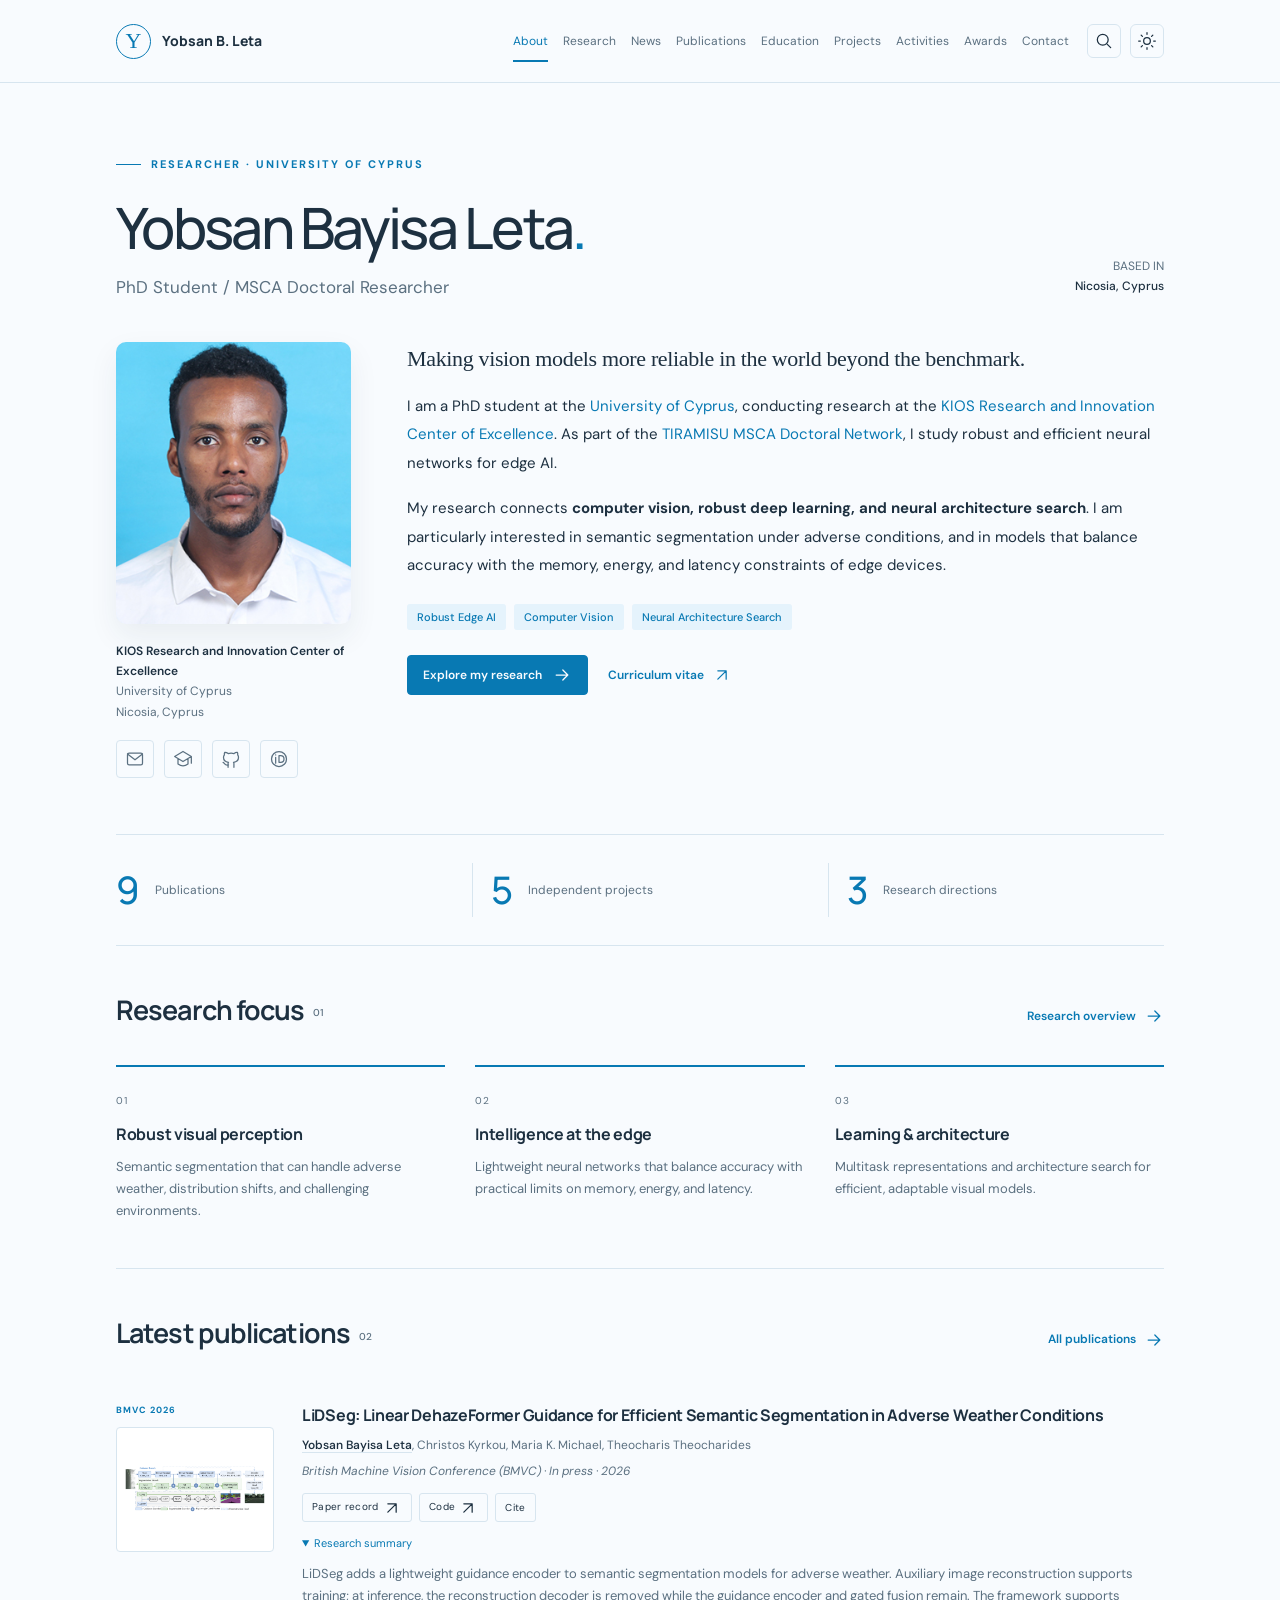
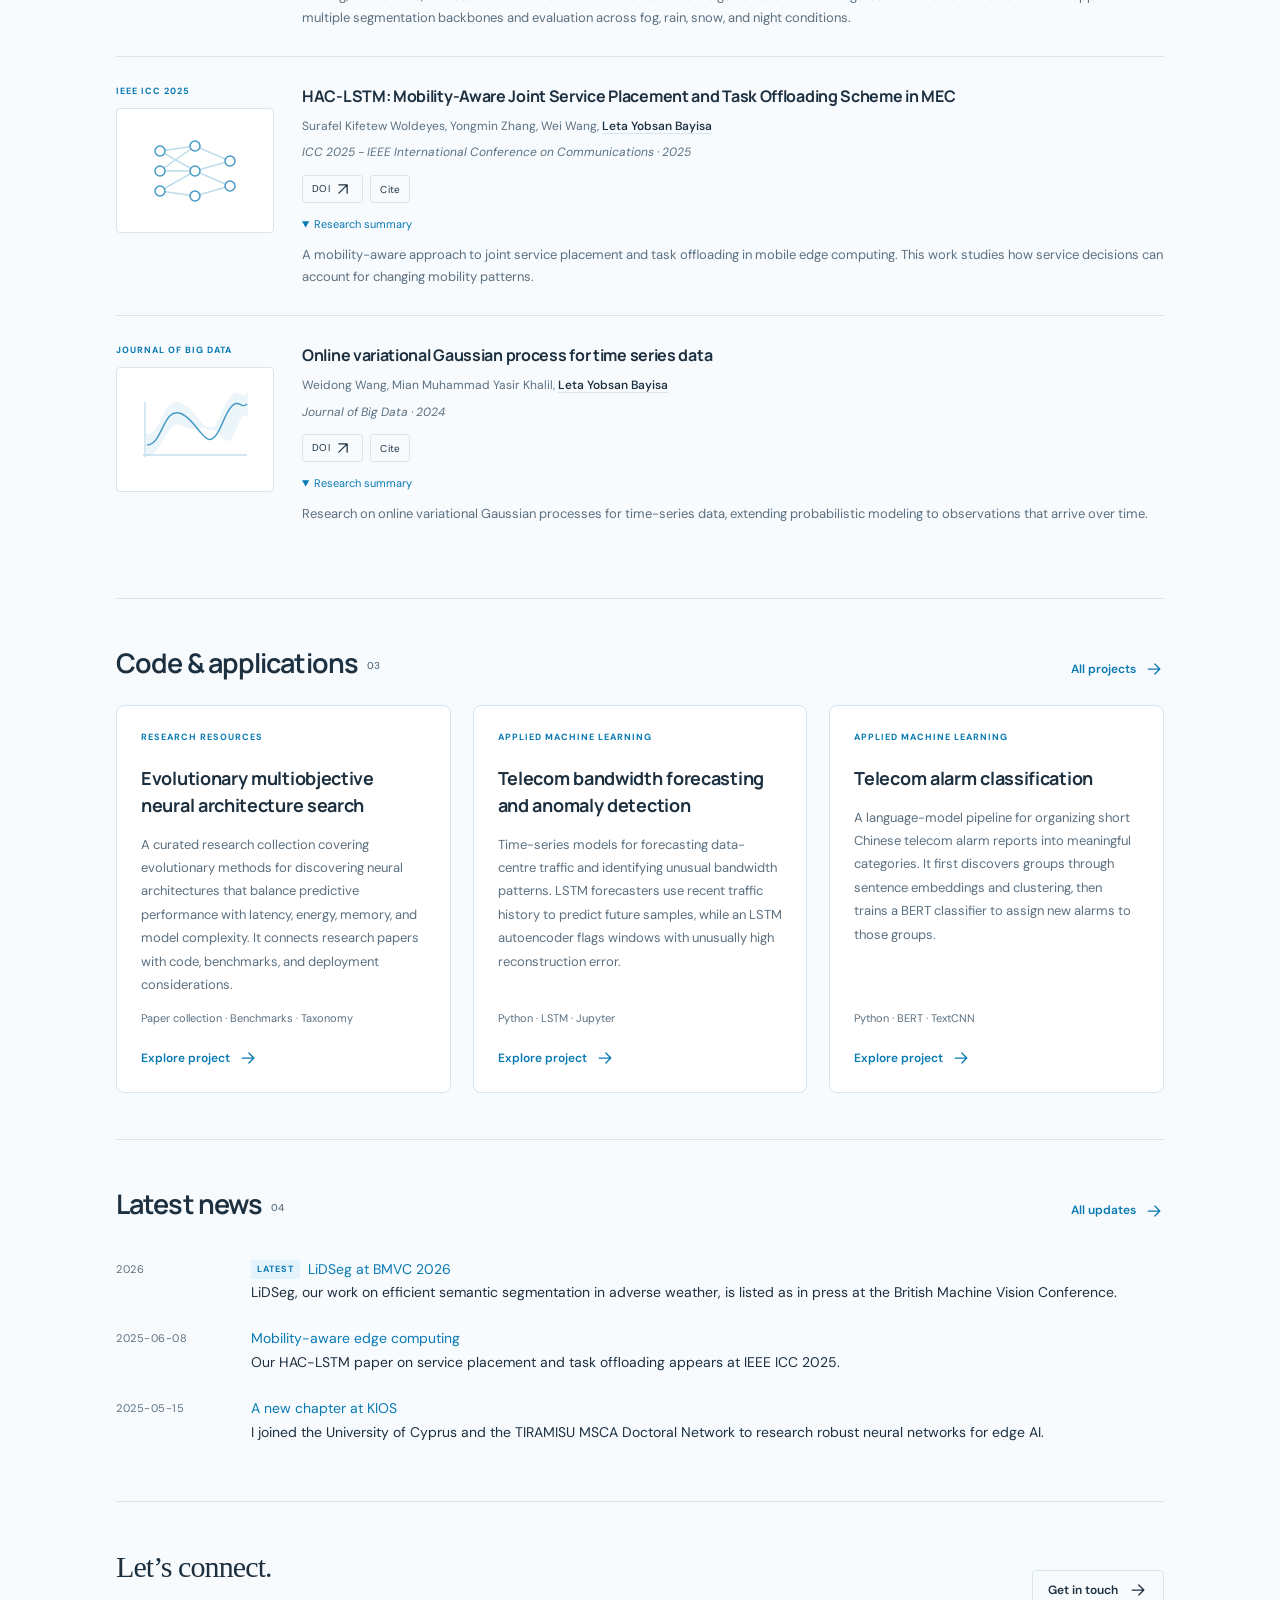
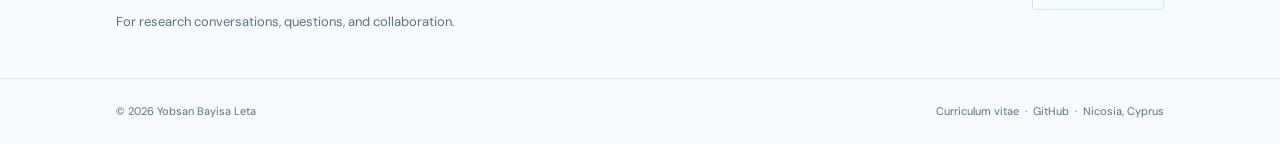
<file: index.html>
<!doctype html>
<html lang="en"><head><meta charset="utf-8"><meta name="viewport" content="width=device-width,initial-scale=1"><title>Yobsan Bayisa Leta — About</title><meta name="description" content="Yobsan Bayisa Leta — PhD Student / MSCA Doctoral Researcher at University of Cyprus. Robust Edge AI, Computer Vision, Neural Architecture Search"><meta name="author" content="Yobsan Bayisa Leta"><meta name="theme-color" content="#0879b3"><link rel="canonical" href="https://yobsan.pages.dev/"><meta property="og:type" content="website"><meta property="og:title" content="Yobsan Bayisa Leta — About"><meta property="og:description" content="Yobsan Bayisa Leta — PhD Student / MSCA Doctoral Researcher at University of Cyprus. Robust Edge AI, Computer Vision, Neural Architecture Search"><meta property="og:url" content="https://yobsan.pages.dev/"><meta property="og:image" content="https://yobsan.pages.dev/assets/social-card.png"><meta name="twitter:card" content="summary_large_image"><link rel="icon" type="image/svg+xml" href="assets/favicon.svg"><link rel="stylesheet" href="assets/style.css"><link rel="stylesheet" href="assets/custom.css"><script>try{document.documentElement.dataset.theme=localStorage.getItem('theme')||(matchMedia('(prefers-color-scheme:dark)').matches?'dark':'light')}catch{}</script><script type="application/ld+json">{"@context": "https://schema.org", "@type": "Person", "name": "Yobsan Bayisa Leta", "alternateName": "Leta Yobsan Bayisa", "url": "https://yobsan.pages.dev", "image": "https://yobsan.pages.dev/assets/portrait.jpg", "jobTitle": "PhD Student / MSCA Doctoral Researcher", "affiliation": {"@type": "Organization", "name": "University of Cyprus"}, "sameAs": ["https://github.com/yobsanb", "https://orcid.org/0000-0001-9939-9821", "https://scholar.google.com/citations?user=TWK_rDwAAAAJ&hl=en", "https://www.linkedin.com/in/leta-yobsan-bayisa/", "https://www.kios.ucy.ac.cy/people/yobsan-bayisa-leta/"]}</script><script src="assets/app.js" defer></script></head><body>
<a href="#main" class="skip">Skip to content</a><header class="header"><div class="wrap header-inner"><a class="brand" href="index.html" aria-label="Yobsan Bayisa Leta homepage"><span class="monogram">Y</span><span class="brand-name">Yobsan B. Leta</span></a><nav id="main-nav" class="nav" aria-label="Main navigation"><a href="index.html" aria-current="page">About</a><a href="research.html">Research</a><a href="news.html">News</a><a href="publications.html">Publications</a><a href="education.html">Education</a><a href="projects.html">Projects</a><a href="activities.html">Activities</a><a href="awards.html">Awards</a><a href="contact.html">Contact</a></nav><div class="nav-tools"><button id="search-toggle" class="icon-button" aria-label="Search site" title="Search (Ctrl K)"><svg viewBox="0 0 24 24" fill="none" stroke="currentColor" stroke-width="1.5" stroke-linecap="round" stroke-linejoin="round" aria-hidden="true"><circle cx="10.5" cy="10.5" r="6.5"/><path d="m16 16 4 4"/></svg></button><button id="theme-toggle" class="icon-button" aria-label="Change color theme"><svg viewBox="0 0 24 24" fill="none" stroke="currentColor" stroke-width="1.5" stroke-linecap="round" stroke-linejoin="round" aria-hidden="true"><circle cx="12" cy="12" r="4"/><path d="M12 2v2m0 16v2M2 12h2m16 0h2M5 5l1.5 1.5m11 11L19 19M5 19l1.5-1.5m11-11L19 5"/></svg></button><button id="menu-toggle" class="icon-button menu-toggle" aria-label="Toggle navigation" aria-controls="main-nav" aria-expanded="false"><svg viewBox="0 0 24 24" fill="none" stroke="currentColor" stroke-width="1.5" stroke-linecap="round" stroke-linejoin="round" aria-hidden="true"><path d="M4 6h16M4 12h16M4 18h16"/></svg></button></div></div><div class="reading-progress" aria-hidden="true"></div></header>
<main id="main" class="wrap"><section class="hero"><div class="hero-top"><div><div class="eyebrow">Researcher · University of Cyprus</div><h1>Yobsan Bayisa Leta<span style="color:var(--accent)">.</span></h1><p class="role">PhD Student / MSCA Doctoral Researcher</p></div><div class="hero-meta"><span>BASED IN</span><b>Nicosia, Cyprus</b></div></div><div class="about-grid"><aside class="profile"><img class="portrait" src="assets/portrait.jpg" alt="Yobsan Bayisa Leta" width="250" height="300" fetchpriority="high"><div class="portrait-caption"><strong>KIOS Research and Innovation Center of Excellence</strong>University of Cyprus<br>Nicosia, Cyprus</div><div class="profile-socials"><a aria-label="Email" title="Email" href="mailto:leta.yobsan@ucy.ac.cy"><svg viewBox="0 0 24 24" fill="none" stroke="currentColor" stroke-width="1.5" stroke-linecap="round" stroke-linejoin="round" aria-hidden="true"><rect x="3" y="5" width="18" height="14" rx="2"/><path d="m3 6 9 7 9-7"/></svg></a><a aria-label="Google Scholar" title="Google Scholar" href="https://scholar.google.com/citations?user=TWK_rDwAAAAJ&amp;hl=en"><svg viewBox="0 0 24 24" fill="none" stroke="currentColor" stroke-width="1.5" stroke-linecap="round" stroke-linejoin="round" aria-hidden="true"><path d="m2 9 10-6 10 6-10 6-10-6Zm4 3v6c4 3 8 3 12 0v-6M22 9v8"/></svg></a><a aria-label="GitHub" title="GitHub" href="https://github.com/yobsanb"><svg viewBox="0 0 24 24" fill="none" stroke="currentColor" stroke-width="1.5" stroke-linecap="round" stroke-linejoin="round" aria-hidden="true"><path d="M9 19c-4.5 1.5-4.5-2.5-6.5-3m13 6v-4c0-1 .1-1.5-.5-2 3-.3 6-1.5 6-6A4.7 4.7 0 0 0 20 7c.2-1 .2-2-.4-3-2-.2-3.5 1-4 1.5a13 13 0 0 0-7 0C8 5 6.5 3.8 4.5 4c-.6 1-.6 2-.4 3A4.7 4.7 0 0 0 3 10c0 4.5 3 5.7 6 6-.6.5-.5 1-.5 2v4"/></svg></a><a aria-label="ORCID" title="ORCID" href="https://orcid.org/0000-0001-9939-9821"><svg viewBox="0 0 24 24" fill="none" stroke="currentColor" stroke-width="1.5" stroke-linecap="round" stroke-linejoin="round" aria-hidden="true"><circle cx="12" cy="12" r="9"/><path d="M8 10v7M8 7v.1M12 8h2a4 4 0 0 1 0 8h-2V8Z"/></svg></a></div></aside><div class="bio"><p class="lead">Making vision models more reliable in the world beyond the benchmark.</p><p>I am a PhD student at the <a href="https://www.kios.ucy.ac.cy/people/yobsan-bayisa-leta/">University of Cyprus</a>, conducting research at the <a href="https://www.kios.ucy.ac.cy/">KIOS Research and Innovation Center of Excellence</a>. As part of the <a href="https://tiramisu-project.eu/fellows">TIRAMISU MSCA Doctoral Network</a>, I study robust and efficient neural networks for edge AI.</p><p>My research connects <strong>computer vision, robust deep learning, and neural architecture search</strong>. I am particularly interested in semantic segmentation under adverse conditions, and in models that balance accuracy with the memory, energy, and latency constraints of edge devices.</p><div class="tags"><span class="tag">Robust Edge AI</span><span class="tag">Computer Vision</span><span class="tag">Neural Architecture Search</span></div><div class="actions"><a href="research.html" class="button primary">Explore my research <svg viewBox="0 0 24 24" fill="none" stroke="currentColor" stroke-width="1.5" stroke-linecap="round" stroke-linejoin="round" aria-hidden="true"><path d="M5 12h14M13 6l6 6-6 6"/></svg></a><a href="cv.html" class="text-link">Curriculum vitae <svg viewBox="0 0 24 24" fill="none" stroke="currentColor" stroke-width="1.5" stroke-linecap="round" stroke-linejoin="round" aria-hidden="true"><path d="M7 17 17 7M7 7h10v10"/></svg></a></div></div></div></section>
<nav class="research-stats" aria-label="Portfolio at a glance"><a href="publications.html"><strong>9</strong><span>Publications</span></a><a href="projects.html"><strong>5</strong><span>Independent projects</span></a><a href="research.html"><strong>3</strong><span>Research directions</span></a></nav>
<section class="section"><div class="section-head"><h2>Research focus<span class="section-number">01</span></h2><a href="research.html" class="text-link">Research overview <svg viewBox="0 0 24 24" fill="none" stroke="currentColor" stroke-width="1.5" stroke-linecap="round" stroke-linejoin="round" aria-hidden="true"><path d="M5 12h14M13 6l6 6-6 6"/></svg></a></div><div class="feature-strip"><div class="research-item"><span class="index">01</span><h3>Robust visual perception</h3><p>Semantic segmentation that can handle adverse weather, distribution shifts, and challenging environments.</p></div><div class="research-item"><span class="index">02</span><h3>Intelligence at the edge</h3><p>Lightweight neural networks that balance accuracy with practical limits on memory, energy, and latency.</p></div><div class="research-item"><span class="index">03</span><h3>Learning &amp; architecture</h3><p>Multitask representations and architecture search for efficient, adaptable visual models.</p></div></div></section>
<section class="section"><div class="section-head"><h2>Latest publications<span class="section-number">02</span></h2><a href="publications.html" class="text-link">All publications <svg viewBox="0 0 24 24" fill="none" stroke="currentColor" stroke-width="1.5" stroke-linecap="round" stroke-linejoin="round" aria-hidden="true"><path d="M5 12h14M13 6l6 6-6 6"/></svg></a></div><article class="pub" id="lidseg" data-type="conference" data-year="2026">
      <div class="pub-side"><span class="pub-badge">BMVC 2026</span><div class="pub-visual"><button class="zoom-button" data-zoom="assets/lidseg.png" data-alt="LiDSeg: Linear DehazeFormer Guidance for Efficient Semantic Segmentation in Adverse Weather Conditions" aria-label="Enlarge publication image"><img src="assets/lidseg.png" alt="LiDSeg: Linear DehazeFormer Guidance for Efficient Semantic Segmentation in Adverse Weather Conditions" width="158" height="125" loading="lazy"></button></div></div>
      <div><h3><a href="https://github.com/yobsanb/LiDSeg">LiDSeg: Linear DehazeFormer Guidance for Efficient Semantic Segmentation in Adverse Weather Conditions</a></h3><p class="authors"><strong>Yobsan Bayisa Leta</strong>, Christos Kyrkou, Maria K. Michael, Theocharis Theocharides</p><p class="venue">British Machine Vision Conference (BMVC) · In press · 2026</p><div class="pub-links"><a href="https://github.com/yobsanb/LiDSeg" class="small-button">Paper record <svg viewBox="0 0 24 24" fill="none" stroke="currentColor" stroke-width="1.5" stroke-linecap="round" stroke-linejoin="round" aria-hidden="true"><path d="M7 17 17 7M7 7h10v10"/></svg></a><a href="https://github.com/yobsanb/LiDSeg" class="small-button">Code <svg viewBox="0 0 24 24" fill="none" stroke="currentColor" stroke-width="1.5" stroke-linecap="round" stroke-linejoin="round" aria-hidden="true"><path d="M7 17 17 7M7 7h10v10"/></svg></a><button class="small-button" data-cite="@inproceedings{leta2026lidseg,
  title = {LiDSeg: Linear DehazeFormer Guidance for Efficient Semantic Segmentation in Adverse Weather Conditions},
  author = {Yobsan Bayisa Leta and Christos Kyrkou and Maria K. Michael and Theocharis Theocharides},
  booktitle = {British Machine Vision Conference (BMVC) · In press},
  year = {2026},
  url = {https://github.com/yobsanb/LiDSeg}
}">Cite</button></div><details open><summary>Research summary</summary><p>LiDSeg adds a lightweight guidance encoder to semantic segmentation models for adverse weather. Auxiliary image reconstruction supports training; at inference, the reconstruction decoder is removed while the guidance encoder and gated fusion remain. The framework supports multiple segmentation backbones and evaluation across fog, rain, snow, and night conditions.</p></details></div></article><article class="pub" id="hac-lstm" data-type="conference" data-year="2025">
      <div class="pub-side"><span class="pub-badge">IEEE ICC 2025</span><div class="pub-visual"><svg class="diagram" viewBox="0 0 120 80" fill="none" stroke="currentColor" stroke-width="1.5" style="color:var(--accent)" aria-hidden="true"><path d="M25 20 60 15 95 30M25 20 60 40 95 30M25 40 60 15M25 40 60 40 95 55M25 60 60 40M25 60 60 65 95 55" opacity=".35"/><circle cx="25" cy="20" r="5" fill="var(--surface)"/><circle cx="25" cy="40" r="5" fill="var(--surface)"/><circle cx="25" cy="60" r="5" fill="var(--surface)"/><circle cx="60" cy="15" r="5" fill="var(--surface)"/><circle cx="60" cy="40" r="5" fill="var(--surface)"/><circle cx="60" cy="65" r="5" fill="var(--surface)"/><circle cx="95" cy="30" r="5" fill="var(--surface)"/><circle cx="95" cy="55" r="5" fill="var(--surface)"/></svg></div></div>
      <div><h3><a href="https://doi.org/10.1109/icc52391.2025.11161941">HAC-LSTM: Mobility-Aware Joint Service Placement and Task Offloading Scheme in MEC</a></h3><p class="authors">Surafel Kifetew Woldeyes, Yongmin Zhang, Wei Wang, <strong>Leta Yobsan Bayisa</strong></p><p class="venue">ICC 2025 - IEEE International Conference on Communications · 2025</p><div class="pub-links"><a href="https://doi.org/10.1109/icc52391.2025.11161941" class="small-button">DOI <svg viewBox="0 0 24 24" fill="none" stroke="currentColor" stroke-width="1.5" stroke-linecap="round" stroke-linejoin="round" aria-hidden="true"><path d="M7 17 17 7M7 7h10v10"/></svg></a><button class="small-button" data-cite="@inproceedings{leta2025haclstm,
  title = {HAC-LSTM: Mobility-Aware Joint Service Placement and Task Offloading Scheme in MEC},
  author = {Surafel Kifetew Woldeyes and Yongmin Zhang and Wei Wang and Leta Yobsan Bayisa},
  booktitle = {ICC 2025 - IEEE International Conference on Communications},
  year = {2025},
  doi = {10.1109/icc52391.2025.11161941}
}">Cite</button></div><details open><summary>Research summary</summary><p>A mobility-aware approach to joint service placement and task offloading in mobile edge computing. This work studies how service decisions can account for changing mobility patterns.</p></details></div></article><article class="pub" id="online-gp" data-type="journal" data-year="2024">
      <div class="pub-side"><span class="pub-badge">Journal of Big Data</span><div class="pub-visual"><svg class="diagram" viewBox="0 0 120 80" fill="none" stroke="currentColor" stroke-width="1.5" style="color:var(--accent)" aria-hidden="true"><path d="M8 65H112M10 12V67" opacity=".3"/><path d="M12 55C28 55 28 15 47 24S72 70 87 34s18-12 25-20"/><path d="M12 45C28 45 28 5 47 14S72 60 87 24s18-12 25-20L112 25C100 22 100 63 87 46S62 44 47 35 27 65 12 65Z" fill="currentColor" opacity=".1"/></svg></div></div>
      <div><h3><a href="https://doi.org/10.1186/s40537-024-01005-5">Online variational Gaussian process for time series data</a></h3><p class="authors">Weidong Wang, Mian Muhammad Yasir Khalil, <strong>Leta Yobsan Bayisa</strong></p><p class="venue">Journal of Big Data · 2024</p><div class="pub-links"><a href="https://doi.org/10.1186/s40537-024-01005-5" class="small-button">DOI <svg viewBox="0 0 24 24" fill="none" stroke="currentColor" stroke-width="1.5" stroke-linecap="round" stroke-linejoin="round" aria-hidden="true"><path d="M7 17 17 7M7 7h10v10"/></svg></a><button class="small-button" data-cite="@article{leta2024onlinegp,
  title = {Online variational Gaussian process for time series data},
  author = {Weidong Wang and Mian Muhammad Yasir Khalil and Leta Yobsan Bayisa},
  journal = {Journal of Big Data},
  year = {2024},
  doi = {10.1186/s40537-024-01005-5}
}">Cite</button></div><details open><summary>Research summary</summary><p>Research on online variational Gaussian processes for time-series data, extending probabilistic modeling to observations that arrive over time.</p></details></div></article></section>
<section class="section"><div class="section-head"><h2>Code & applications<span class="section-number">03</span></h2><a href="projects.html" class="text-link">All projects <svg viewBox="0 0 24 24" fill="none" stroke="currentColor" stroke-width="1.5" stroke-linecap="round" stroke-linejoin="round" aria-hidden="true"><path d="M5 12h14M13 6l6 6-6 6"/></svg></a></div><div class="featured-projects"><article class="project-card"><span class="pub-badge">Research resources</span><h3><a href="https://github.com/yobsanb/awesome-evolutionary-multiobjective-nas">Evolutionary multiobjective neural architecture search</a></h3><p>A curated research collection covering evolutionary methods for discovering neural architectures that balance predictive performance with latency, energy, memory, and model complexity. It connects research papers with code, benchmarks, and deployment considerations.</p><span class="project-stack">Paper collection · Benchmarks · Taxonomy</span><a href="projects.html#evolutionary-nas" class="text-link">Explore project <svg viewBox="0 0 24 24" fill="none" stroke="currentColor" stroke-width="1.5" stroke-linecap="round" stroke-linejoin="round" aria-hidden="true"><path d="M5 12h14M13 6l6 6-6 6"/></svg></a></article><article class="project-card"><span class="pub-badge">Applied machine learning</span><h3><a href="https://github.com/yobsanb/Telecom-Bandwidth-Forecasting">Telecom bandwidth forecasting and anomaly detection</a></h3><p>Time-series models for forecasting data-centre traffic and identifying unusual bandwidth patterns. LSTM forecasters use recent traffic history to predict future samples, while an LSTM autoencoder flags windows with unusually high reconstruction error.</p><span class="project-stack">Python · LSTM · Jupyter</span><a href="projects.html#telecom-bandwidth" class="text-link">Explore project <svg viewBox="0 0 24 24" fill="none" stroke="currentColor" stroke-width="1.5" stroke-linecap="round" stroke-linejoin="round" aria-hidden="true"><path d="M5 12h14M13 6l6 6-6 6"/></svg></a></article><article class="project-card"><span class="pub-badge">Applied machine learning</span><h3><a href="https://github.com/yobsanb/Telecom-Alarm-Classification">Telecom alarm classification</a></h3><p>A language-model pipeline for organizing short Chinese telecom alarm reports into meaningful categories. It first discovers groups through sentence embeddings and clustering, then trains a BERT classifier to assign new alarms to those groups.</p><span class="project-stack">Python · BERT · TextCNN</span><a href="projects.html#telecom-alarms" class="text-link">Explore project <svg viewBox="0 0 24 24" fill="none" stroke="currentColor" stroke-width="1.5" stroke-linecap="round" stroke-linejoin="round" aria-hidden="true"><path d="M5 12h14M13 6l6 6-6 6"/></svg></a></article></div></section>
<section class="section"><div class="section-head"><h2>Latest news<span class="section-number">04</span></h2><a href="news.html" class="text-link">All updates <svg viewBox="0 0 24 24" fill="none" stroke="currentColor" stroke-width="1.5" stroke-linecap="round" stroke-linejoin="round" aria-hidden="true"><path d="M5 12h14M13 6l6 6-6 6"/></svg></a></div><ul class="news-list"><li class="news-item"><span class="news-date">2026</span><p><span class="new-tag">LATEST</span><a href="https://www.tiramisu-project.eu/research/publications">LiDSeg at BMVC 2026</a><br>LiDSeg, our work on efficient semantic segmentation in adverse weather, is listed as in press at the British Machine Vision Conference.</p></li><li class="news-item"><span class="news-date">2025-06-08</span><p><a href="https://doi.org/10.1109/icc52391.2025.11161941">Mobility-aware edge computing</a><br>Our HAC-LSTM paper on service placement and task offloading appears at IEEE ICC 2025.</p></li><li class="news-item"><span class="news-date">2025-05-15</span><p><a href="https://tiramisu-project.eu/fellows">A new chapter at KIOS</a><br>I joined the University of Cyprus and the TIRAMISU MSCA Doctoral Network to research robust neural networks for edge AI.</p></li></ul></section>
<section class="contact-strip"><div><h2>Let’s connect.</h2><p>For research conversations, questions, and collaboration.</p></div><a href="mailto:leta.yobsan@ucy.ac.cy" class="button">Get in touch <svg viewBox="0 0 24 24" fill="none" stroke="currentColor" stroke-width="1.5" stroke-linecap="round" stroke-linejoin="round" aria-hidden="true"><path d="M5 12h14M13 6l6 6-6 6"/></svg></a></section></main><footer class="footer"><div class="wrap footer-inner"><span>© 2026 Yobsan Bayisa Leta</span><span><a href="cv.html">Curriculum vitae</a> &nbsp;·&nbsp; <a href="https://github.com/yobsanb">GitHub</a> &nbsp;·&nbsp; Nicosia, Cyprus</span></div></footer><button id="back-top" class="back-top" aria-label="Back to top" hidden><svg viewBox="0 0 24 24" fill="none" stroke="currentColor" stroke-width="1.5" stroke-linecap="round" stroke-linejoin="round" aria-hidden="true"><path d="M12 20V4m-6 6 6-6 6 6"/></svg></button>
<dialog id="search-dialog" aria-label="Search this site"><div class="dialog-top"><svg viewBox="0 0 24 24" fill="none" stroke="currentColor" stroke-width="1.5" stroke-linecap="round" stroke-linejoin="round" aria-hidden="true"><circle cx="10.5" cy="10.5" r="6.5"/><path d="m16 16 4 4"/></svg><label class="sr-only" for="site-search">Search the website</label><input id="site-search" type="search" placeholder="Search research, publications, and more…" autocomplete="off"><button class="icon-button" data-close aria-label="Close search"><svg viewBox="0 0 24 24" fill="none" stroke="currentColor" stroke-width="1.5" stroke-linecap="round" stroke-linejoin="round" aria-hidden="true"><path d="m6 6 12 12M6 18 18 6"/></svg></button></div><div id="search-results" class="search-results" aria-live="polite"></div><div class="dialog-foot"><kbd>↑</kbd> <kbd>↓</kbd> to navigate &nbsp; <kbd>Enter</kbd> to open &nbsp; <kbd>Esc</kbd> to close</div></dialog>
<dialog id="citation-dialog" aria-labelledby="citation-title"><div class="dialog-top"><h2 id="citation-title">Cite this publication</h2><button class="icon-button" data-close aria-label="Close citation"><svg viewBox="0 0 24 24" fill="none" stroke="currentColor" stroke-width="1.5" stroke-linecap="round" stroke-linejoin="round" aria-hidden="true"><path d="m6 6 12 12M6 18 18 6"/></svg></button></div><div class="citation-content"><pre id="citation-text"></pre><button id="copy-citation" class="button primary">Copy BibTeX</button></div></dialog>
<dialog id="image-dialog" class="image-dialog" aria-label="Image preview"><button class="icon-button" data-close aria-label="Close image"><svg viewBox="0 0 24 24" fill="none" stroke="currentColor" stroke-width="1.5" stroke-linecap="round" stroke-linejoin="round" aria-hidden="true"><path d="m6 6 12 12M6 18 18 6"/></svg></button><img id="zoom-image" alt="Research figure"></dialog><div id="toast" class="toast" role="status" hidden></div>
</body></html>
</file>
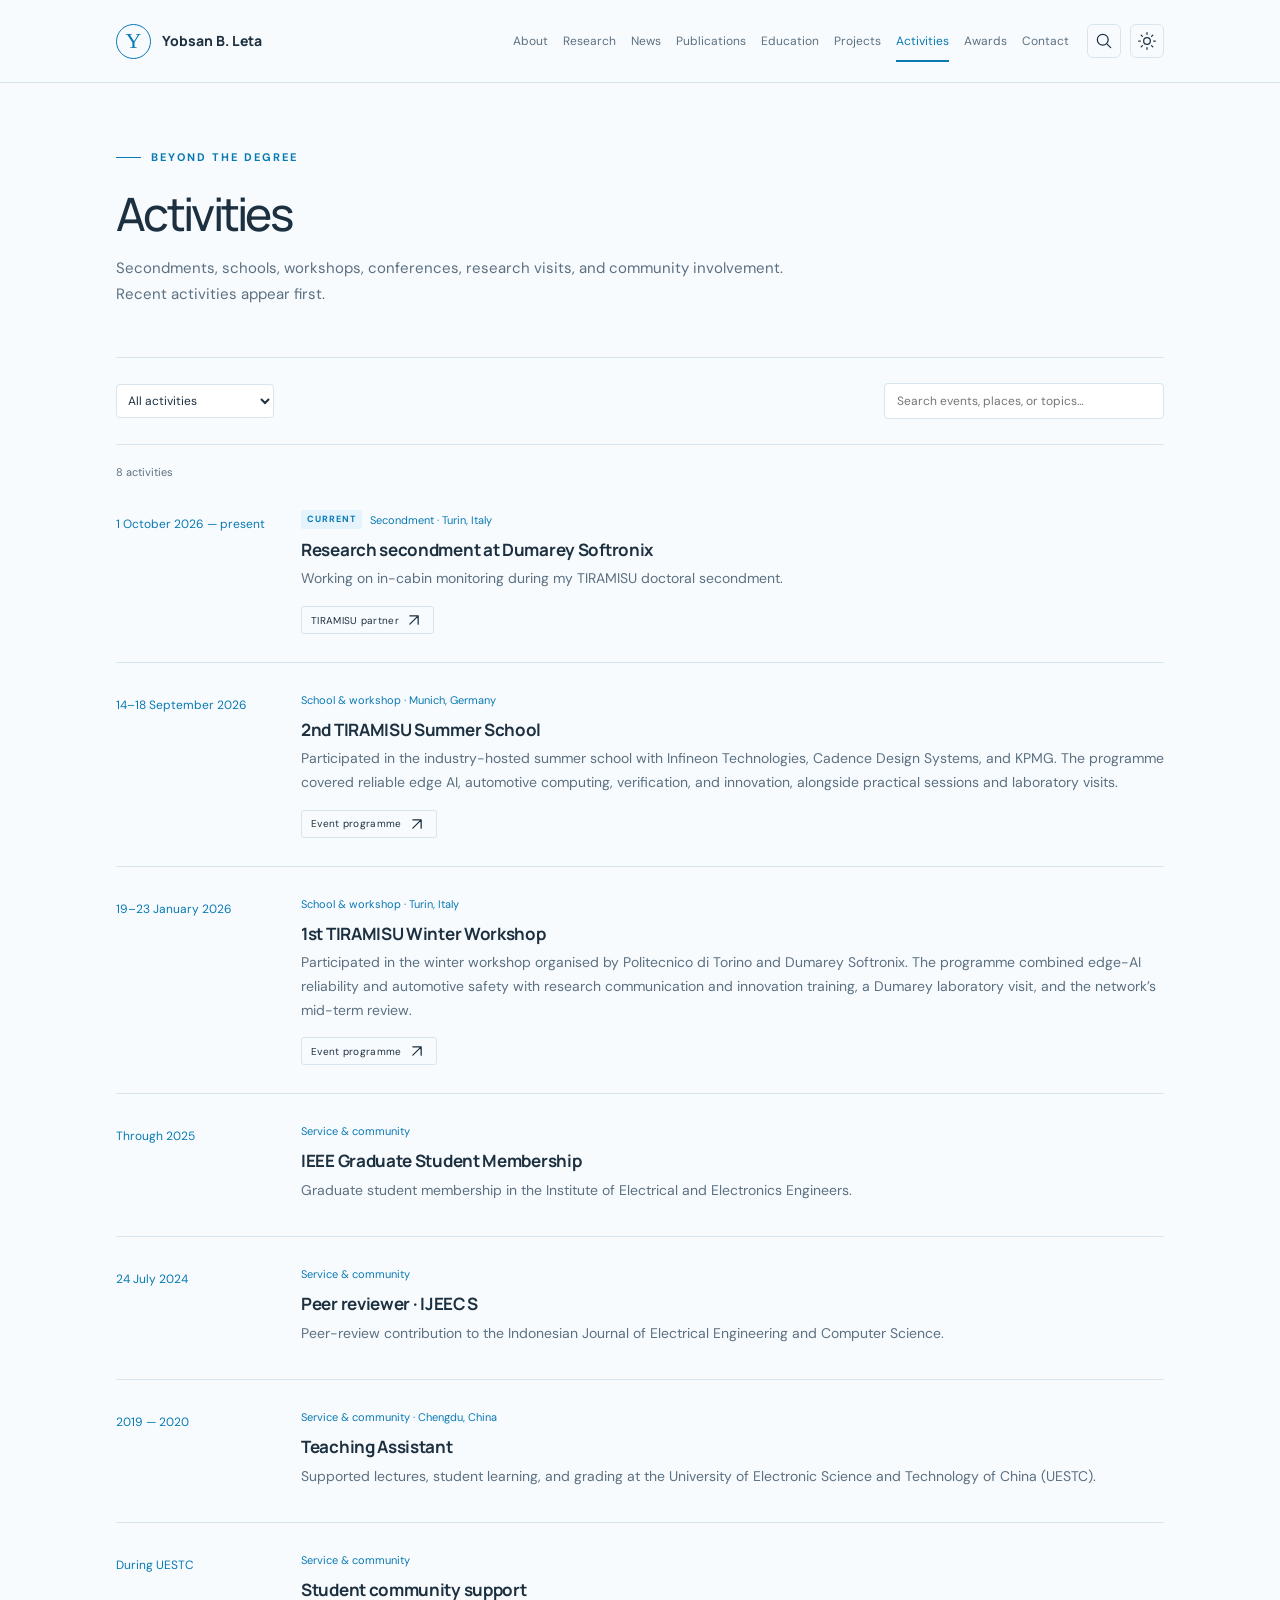
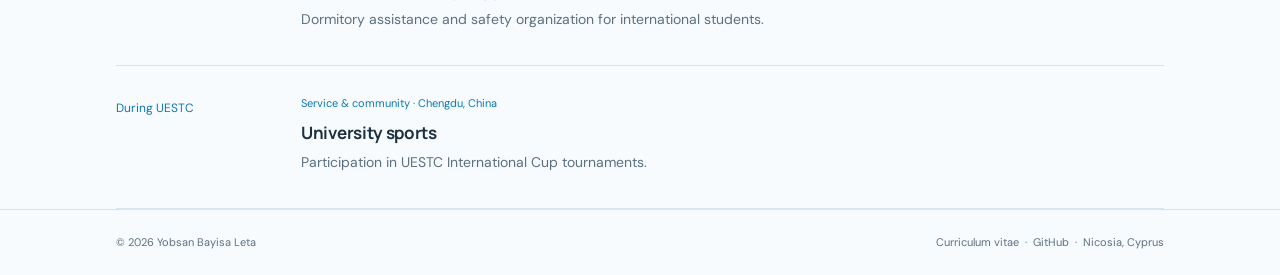
<file: activities.html>
<!doctype html>
<html lang="en"><head><meta charset="utf-8"><meta name="viewport" content="width=device-width,initial-scale=1"><title>Yobsan Bayisa Leta — Activities</title><meta name="description" content="Yobsan Bayisa Leta — PhD Student / MSCA Doctoral Researcher at University of Cyprus. Robust Edge AI, Computer Vision, Neural Architecture Search"><meta name="author" content="Yobsan Bayisa Leta"><meta name="theme-color" content="#0879b3"><link rel="canonical" href="https://yobsan.pages.dev/activities.html"><meta property="og:type" content="website"><meta property="og:title" content="Yobsan Bayisa Leta — Activities"><meta property="og:description" content="Yobsan Bayisa Leta — PhD Student / MSCA Doctoral Researcher at University of Cyprus. Robust Edge AI, Computer Vision, Neural Architecture Search"><meta property="og:url" content="https://yobsan.pages.dev/activities.html"><meta property="og:image" content="https://yobsan.pages.dev/assets/social-card.png"><meta name="twitter:card" content="summary_large_image"><link rel="icon" type="image/svg+xml" href="assets/favicon.svg"><link rel="stylesheet" href="assets/style.css"><link rel="stylesheet" href="assets/custom.css"><script>try{document.documentElement.dataset.theme=localStorage.getItem('theme')||(matchMedia('(prefers-color-scheme:dark)').matches?'dark':'light')}catch{}</script><script type="application/ld+json">{"@context": "https://schema.org", "@type": "Person", "name": "Yobsan Bayisa Leta", "alternateName": "Leta Yobsan Bayisa", "url": "https://yobsan.pages.dev", "image": "https://yobsan.pages.dev/assets/portrait.jpg", "jobTitle": "PhD Student / MSCA Doctoral Researcher", "affiliation": {"@type": "Organization", "name": "University of Cyprus"}, "sameAs": ["https://github.com/yobsanb", "https://orcid.org/0000-0001-9939-9821", "https://scholar.google.com/citations?user=TWK_rDwAAAAJ&hl=en", "https://www.linkedin.com/in/leta-yobsan-bayisa/", "https://www.kios.ucy.ac.cy/people/yobsan-bayisa-leta/"]}</script><script src="assets/app.js" defer></script></head><body>
<a href="#main" class="skip">Skip to content</a><header class="header"><div class="wrap header-inner"><a class="brand" href="index.html" aria-label="Yobsan Bayisa Leta homepage"><span class="monogram">Y</span><span class="brand-name">Yobsan B. Leta</span></a><nav id="main-nav" class="nav" aria-label="Main navigation"><a href="index.html">About</a><a href="research.html">Research</a><a href="news.html">News</a><a href="publications.html">Publications</a><a href="education.html">Education</a><a href="projects.html">Projects</a><a href="activities.html" aria-current="page">Activities</a><a href="awards.html">Awards</a><a href="contact.html">Contact</a></nav><div class="nav-tools"><button id="search-toggle" class="icon-button" aria-label="Search site" title="Search (Ctrl K)"><svg viewBox="0 0 24 24" fill="none" stroke="currentColor" stroke-width="1.5" stroke-linecap="round" stroke-linejoin="round" aria-hidden="true"><circle cx="10.5" cy="10.5" r="6.5"/><path d="m16 16 4 4"/></svg></button><button id="theme-toggle" class="icon-button" aria-label="Change color theme"><svg viewBox="0 0 24 24" fill="none" stroke="currentColor" stroke-width="1.5" stroke-linecap="round" stroke-linejoin="round" aria-hidden="true"><circle cx="12" cy="12" r="4"/><path d="M12 2v2m0 16v2M2 12h2m16 0h2M5 5l1.5 1.5m11 11L19 19M5 19l1.5-1.5m11-11L19 5"/></svg></button><button id="menu-toggle" class="icon-button menu-toggle" aria-label="Toggle navigation" aria-controls="main-nav" aria-expanded="false"><svg viewBox="0 0 24 24" fill="none" stroke="currentColor" stroke-width="1.5" stroke-linecap="round" stroke-linejoin="round" aria-hidden="true"><path d="M4 6h16M4 12h16M4 18h16"/></svg></button></div></div><div class="reading-progress" aria-hidden="true"></div></header>
<main id="main" class="wrap"><div class="page-intro"><div class="eyebrow">Beyond the degree</div><h1>Activities</h1><p>Secondments, schools, workshops, conferences, research visits, and community involvement. Recent activities appear first.</p></div><div class="filters"><label for="activity-category" class="sr-only">Activity type</label><select id="activity-category" class="filter-year"><option value="">All activities</option><option>School &amp; workshop</option><option>Secondment</option><option>Service &amp; community</option></select><label for="activity-search" class="sr-only">Search activities</label><input id="activity-search" class="filter-search" type="search" placeholder="Search events, places, or topics…"></div><p id="activity-count" class="result-count" aria-live="polite">8 activities</p><ul class="timeline activity-list"><li id="dumarey-secondment" data-category="Secondment"><span class="time">1 October 2026 — present</span><div><div class="activity-meta"><span class="new-tag">CURRENT</span>Secondment · Turin, Italy</div><h3>Research secondment at Dumarey Softronix</h3><p>Working on in-cabin monitoring during my TIRAMISU doctoral secondment.</p><a href="https://tiramisu-project.eu/consortium" class="small-button">TIRAMISU partner <svg viewBox="0 0 24 24" fill="none" stroke="currentColor" stroke-width="1.5" stroke-linecap="round" stroke-linejoin="round" aria-hidden="true"><path d="M7 17 17 7M7 7h10v10"/></svg></a></div></li><li id="tiramisu-summer-school-2026" data-category="School &amp; workshop"><span class="time">14–18 September 2026</span><div><div class="activity-meta">School &amp; workshop · Munich, Germany</div><h3>2nd TIRAMISU Summer School</h3><p>Participated in the industry-hosted summer school with Infineon Technologies, Cadence Design Systems, and KPMG. The programme covered reliable edge AI, automotive computing, verification, and innovation, alongside practical sessions and laboratory visits.</p><a href="https://tiramisu-project.eu/news/2nd-tiramisu-summer-school-in-september-2026-in-munich" class="small-button">Event programme <svg viewBox="0 0 24 24" fill="none" stroke="currentColor" stroke-width="1.5" stroke-linecap="round" stroke-linejoin="round" aria-hidden="true"><path d="M7 17 17 7M7 7h10v10"/></svg></a></div></li><li id="tiramisu-winter-workshop-2026" data-category="School &amp; workshop"><span class="time">19–23 January 2026</span><div><div class="activity-meta">School &amp; workshop · Turin, Italy</div><h3>1st TIRAMISU Winter Workshop</h3><p>Participated in the winter workshop organised by Politecnico di Torino and Dumarey Softronix. The programme combined edge-AI reliability and automotive safety with research communication and innovation training, a Dumarey laboratory visit, and the network’s mid-term review.</p><a href="https://tiramisu-project.eu/news/1st-tiramisu-winter-workshop-by-polito" class="small-button">Event programme <svg viewBox="0 0 24 24" fill="none" stroke="currentColor" stroke-width="1.5" stroke-linecap="round" stroke-linejoin="round" aria-hidden="true"><path d="M7 17 17 7M7 7h10v10"/></svg></a></div></li><li id="service-1" data-category="Service &amp; community"><span class="time">Through 2025</span><div><div class="activity-meta">Service &amp; community</div><h3>IEEE Graduate Student Membership</h3><p>Graduate student membership in the Institute of Electrical and Electronics Engineers.</p></div></li><li id="service-2" data-category="Service &amp; community"><span class="time">24 July 2024</span><div><div class="activity-meta">Service &amp; community</div><h3>Peer reviewer · IJEECS</h3><p>Peer-review contribution to the Indonesian Journal of Electrical Engineering and Computer Science.</p></div></li><li id="service-3" data-category="Service &amp; community"><span class="time">2019 — 2020</span><div><div class="activity-meta">Service &amp; community · Chengdu, China</div><h3>Teaching Assistant</h3><p>Supported lectures, student learning, and grading at the University of Electronic Science and Technology of China (UESTC).</p></div></li><li id="service-4" data-category="Service &amp; community"><span class="time">During UESTC</span><div><div class="activity-meta">Service &amp; community</div><h3>Student community support</h3><p>Dormitory assistance and safety organization for international students.</p></div></li><li id="uestc-sports" data-category="Service &amp; community"><span class="time">During UESTC</span><div><div class="activity-meta">Service &amp; community · Chengdu, China</div><h3>University sports</h3><p>Participation in UESTC International Cup tournaments.</p></div></li></ul><p id="no-activities" class="empty" hidden>No activities match. Try another type or search term.</p></main><footer class="footer"><div class="wrap footer-inner"><span>© 2026 Yobsan Bayisa Leta</span><span><a href="cv.html">Curriculum vitae</a> &nbsp;·&nbsp; <a href="https://github.com/yobsanb">GitHub</a> &nbsp;·&nbsp; Nicosia, Cyprus</span></div></footer><button id="back-top" class="back-top" aria-label="Back to top" hidden><svg viewBox="0 0 24 24" fill="none" stroke="currentColor" stroke-width="1.5" stroke-linecap="round" stroke-linejoin="round" aria-hidden="true"><path d="M12 20V4m-6 6 6-6 6 6"/></svg></button>
<dialog id="search-dialog" aria-label="Search this site"><div class="dialog-top"><svg viewBox="0 0 24 24" fill="none" stroke="currentColor" stroke-width="1.5" stroke-linecap="round" stroke-linejoin="round" aria-hidden="true"><circle cx="10.5" cy="10.5" r="6.5"/><path d="m16 16 4 4"/></svg><label class="sr-only" for="site-search">Search the website</label><input id="site-search" type="search" placeholder="Search research, publications, and more…" autocomplete="off"><button class="icon-button" data-close aria-label="Close search"><svg viewBox="0 0 24 24" fill="none" stroke="currentColor" stroke-width="1.5" stroke-linecap="round" stroke-linejoin="round" aria-hidden="true"><path d="m6 6 12 12M6 18 18 6"/></svg></button></div><div id="search-results" class="search-results" aria-live="polite"></div><div class="dialog-foot"><kbd>↑</kbd> <kbd>↓</kbd> to navigate &nbsp; <kbd>Enter</kbd> to open &nbsp; <kbd>Esc</kbd> to close</div></dialog>
<dialog id="citation-dialog" aria-labelledby="citation-title"><div class="dialog-top"><h2 id="citation-title">Cite this publication</h2><button class="icon-button" data-close aria-label="Close citation"><svg viewBox="0 0 24 24" fill="none" stroke="currentColor" stroke-width="1.5" stroke-linecap="round" stroke-linejoin="round" aria-hidden="true"><path d="m6 6 12 12M6 18 18 6"/></svg></button></div><div class="citation-content"><pre id="citation-text"></pre><button id="copy-citation" class="button primary">Copy BibTeX</button></div></dialog>
<dialog id="image-dialog" class="image-dialog" aria-label="Image preview"><button class="icon-button" data-close aria-label="Close image"><svg viewBox="0 0 24 24" fill="none" stroke="currentColor" stroke-width="1.5" stroke-linecap="round" stroke-linejoin="round" aria-hidden="true"><path d="m6 6 12 12M6 18 18 6"/></svg></button><img id="zoom-image" alt="Research figure"></dialog><div id="toast" class="toast" role="status" hidden></div>
</body></html>
</file>
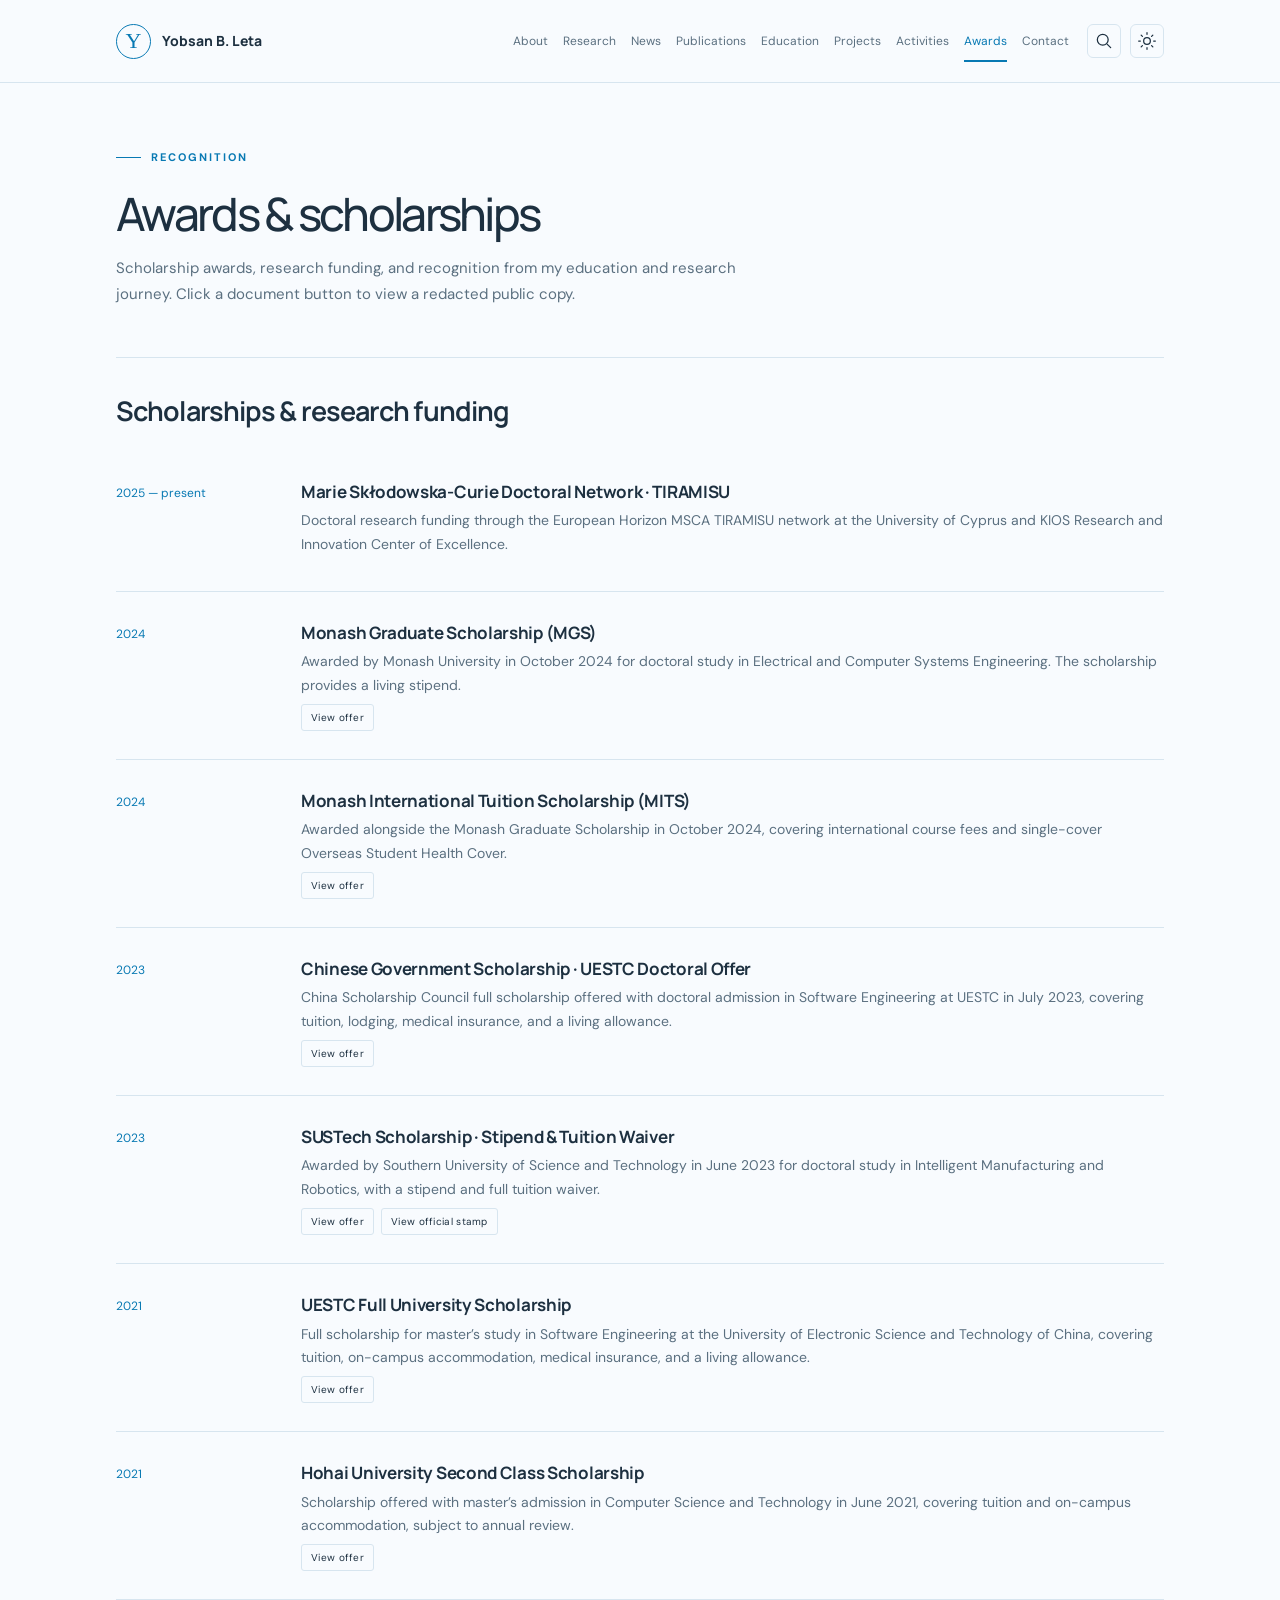
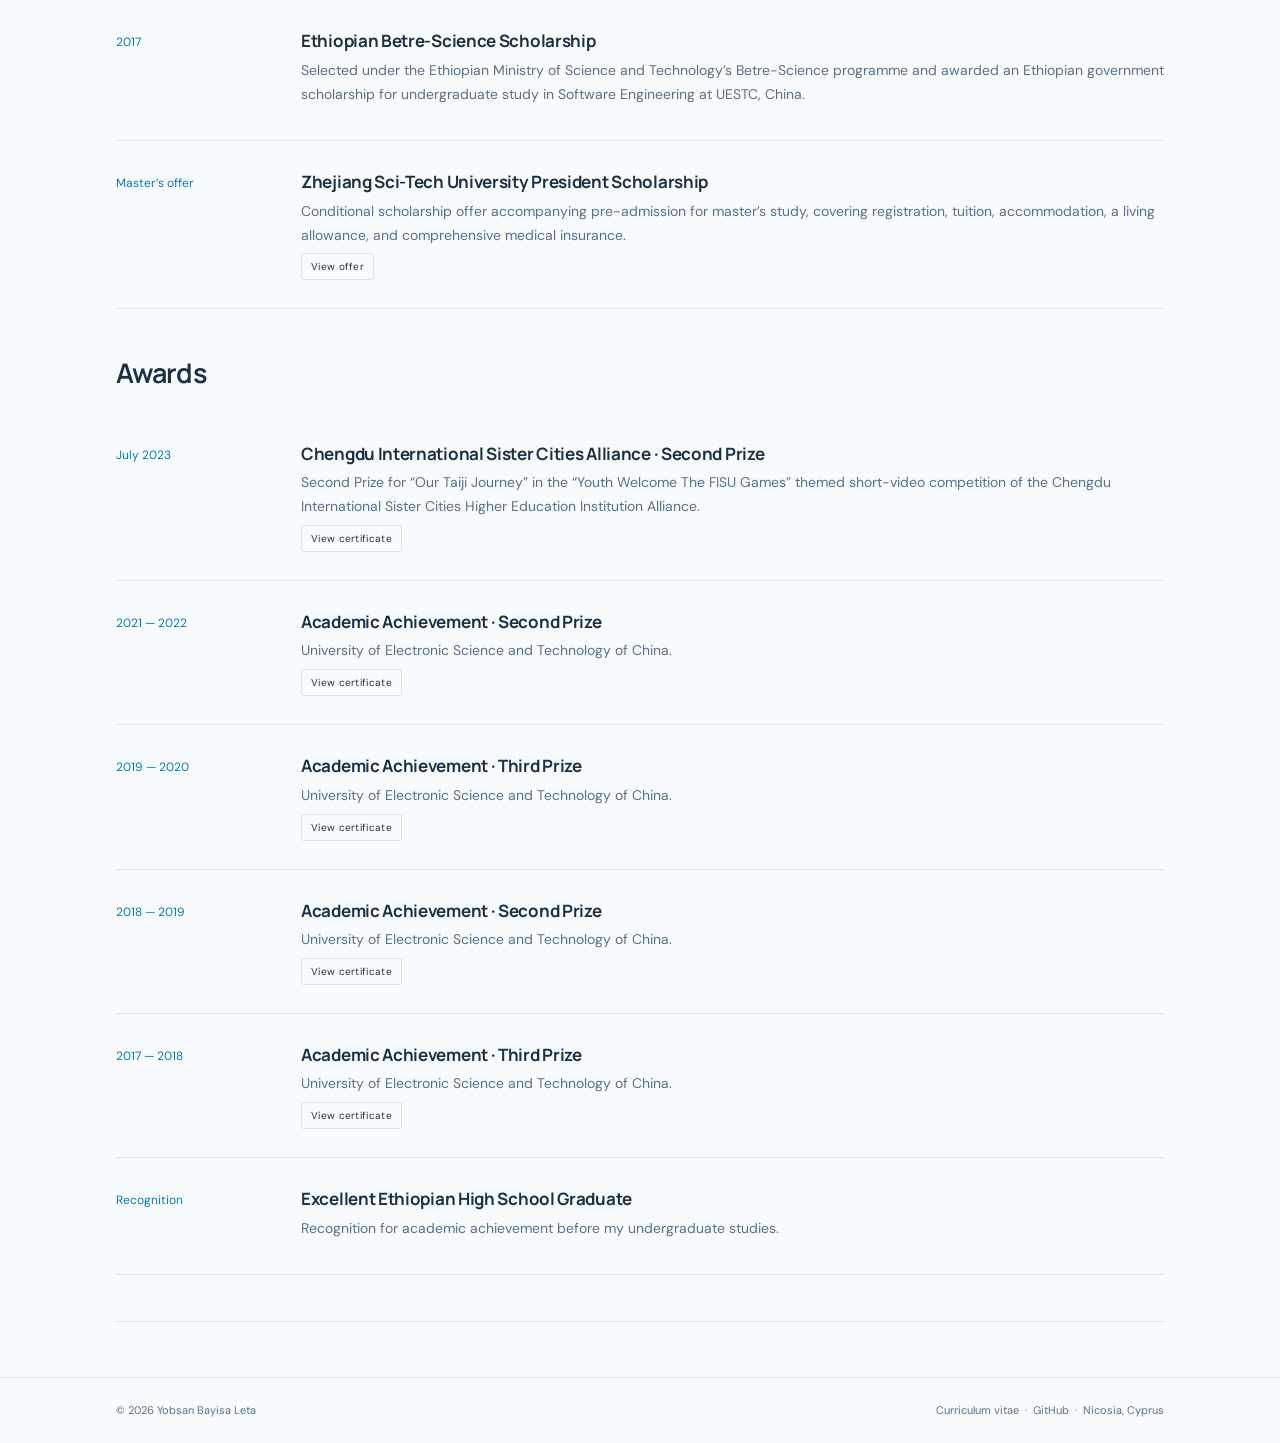
<file: awards.html>
<!doctype html>
<html lang="en"><head><meta charset="utf-8"><meta name="viewport" content="width=device-width,initial-scale=1"><title>Yobsan Bayisa Leta — Awards</title><meta name="description" content="Yobsan Bayisa Leta — PhD Student / MSCA Doctoral Researcher at University of Cyprus. Robust Edge AI, Computer Vision, Neural Architecture Search"><meta name="author" content="Yobsan Bayisa Leta"><meta name="theme-color" content="#0879b3"><link rel="canonical" href="https://yobsan.pages.dev/awards.html"><meta property="og:type" content="website"><meta property="og:title" content="Yobsan Bayisa Leta — Awards"><meta property="og:description" content="Yobsan Bayisa Leta — PhD Student / MSCA Doctoral Researcher at University of Cyprus. Robust Edge AI, Computer Vision, Neural Architecture Search"><meta property="og:url" content="https://yobsan.pages.dev/awards.html"><meta property="og:image" content="https://yobsan.pages.dev/assets/social-card.png"><meta name="twitter:card" content="summary_large_image"><link rel="icon" type="image/svg+xml" href="assets/favicon.svg"><link rel="stylesheet" href="assets/style.css"><link rel="stylesheet" href="assets/custom.css"><script>try{document.documentElement.dataset.theme=localStorage.getItem('theme')||(matchMedia('(prefers-color-scheme:dark)').matches?'dark':'light')}catch{}</script><script type="application/ld+json">{"@context": "https://schema.org", "@type": "Person", "name": "Yobsan Bayisa Leta", "alternateName": "Leta Yobsan Bayisa", "url": "https://yobsan.pages.dev", "image": "https://yobsan.pages.dev/assets/portrait.jpg", "jobTitle": "PhD Student / MSCA Doctoral Researcher", "affiliation": {"@type": "Organization", "name": "University of Cyprus"}, "sameAs": ["https://github.com/yobsanb", "https://orcid.org/0000-0001-9939-9821", "https://scholar.google.com/citations?user=TWK_rDwAAAAJ&hl=en", "https://www.linkedin.com/in/leta-yobsan-bayisa/", "https://www.kios.ucy.ac.cy/people/yobsan-bayisa-leta/"]}</script><script src="assets/app.js" defer></script></head><body>
<a href="#main" class="skip">Skip to content</a><header class="header"><div class="wrap header-inner"><a class="brand" href="index.html" aria-label="Yobsan Bayisa Leta homepage"><span class="monogram">Y</span><span class="brand-name">Yobsan B. Leta</span></a><nav id="main-nav" class="nav" aria-label="Main navigation"><a href="index.html">About</a><a href="research.html">Research</a><a href="news.html">News</a><a href="publications.html">Publications</a><a href="education.html">Education</a><a href="projects.html">Projects</a><a href="activities.html">Activities</a><a href="awards.html" aria-current="page">Awards</a><a href="contact.html">Contact</a></nav><div class="nav-tools"><button id="search-toggle" class="icon-button" aria-label="Search site" title="Search (Ctrl K)"><svg viewBox="0 0 24 24" fill="none" stroke="currentColor" stroke-width="1.5" stroke-linecap="round" stroke-linejoin="round" aria-hidden="true"><circle cx="10.5" cy="10.5" r="6.5"/><path d="m16 16 4 4"/></svg></button><button id="theme-toggle" class="icon-button" aria-label="Change color theme"><svg viewBox="0 0 24 24" fill="none" stroke="currentColor" stroke-width="1.5" stroke-linecap="round" stroke-linejoin="round" aria-hidden="true"><circle cx="12" cy="12" r="4"/><path d="M12 2v2m0 16v2M2 12h2m16 0h2M5 5l1.5 1.5m11 11L19 19M5 19l1.5-1.5m11-11L19 5"/></svg></button><button id="menu-toggle" class="icon-button menu-toggle" aria-label="Toggle navigation" aria-controls="main-nav" aria-expanded="false"><svg viewBox="0 0 24 24" fill="none" stroke="currentColor" stroke-width="1.5" stroke-linecap="round" stroke-linejoin="round" aria-hidden="true"><path d="M4 6h16M4 12h16M4 18h16"/></svg></button></div></div><div class="reading-progress" aria-hidden="true"></div></header>
<main id="main" class="wrap"><div class="page-intro"><div class="eyebrow">Recognition</div><h1>Awards &amp; scholarships</h1><p>Scholarship awards, research funding, and recognition from my education and research journey. Click a document button to view a redacted public copy.</p></div><div class="page-body"><section><h2>Scholarships & research funding</h2><ul class="timeline"><li><span class="time">2025 — present</span><div><h3>Marie Skłodowska-Curie Doctoral Network · TIRAMISU</h3><p>Doctoral research funding through the European Horizon MSCA TIRAMISU network at the University of Cyprus and KIOS Research and Innovation Center of Excellence.</p></div></li><li><span class="time">2024</span><div><h3>Monash Graduate Scholarship (MGS)</h3><p>Awarded by Monash University in October 2024 for doctoral study in Electrical and Computer Systems Engineering. The scholarship provides a living stipend.</p><div class="pub-links no-print"><button class="small-button" data-zoom="assets/certificates/monash-2024.jpg" data-alt="Monash Graduate Scholarship (MGS): View offer">View offer</button></div></div></li><li><span class="time">2024</span><div><h3>Monash International Tuition Scholarship (MITS)</h3><p>Awarded alongside the Monash Graduate Scholarship in October 2024, covering international course fees and single-cover Overseas Student Health Cover.</p><div class="pub-links no-print"><button class="small-button" data-zoom="assets/certificates/monash-2024.jpg" data-alt="Monash International Tuition Scholarship (MITS): View offer">View offer</button></div></div></li><li><span class="time">2023</span><div><h3>Chinese Government Scholarship · UESTC Doctoral Offer</h3><p>China Scholarship Council full scholarship offered with doctoral admission in Software Engineering at UESTC in July 2023, covering tuition, lodging, medical insurance, and a living allowance.</p><div class="pub-links no-print"><button class="small-button" data-zoom="assets/certificates/csc-2023.jpg" data-alt="Chinese Government Scholarship · UESTC Doctoral Offer: View offer">View offer</button></div></div></li><li><span class="time">2023</span><div><h3>SUSTech Scholarship · Stipend &amp; Tuition Waiver</h3><p>Awarded by Southern University of Science and Technology in June 2023 for doctoral study in Intelligent Manufacturing and Robotics, with a stipend and full tuition waiver.</p><div class="pub-links no-print"><button class="small-button" data-zoom="assets/certificates/sustech-2023.jpg" data-alt="SUSTech Scholarship · Stipend &amp; Tuition Waiver: View offer">View offer</button><button class="small-button" data-zoom="assets/certificates/sustech-2023-official-stamp.jpg" data-alt="SUSTech Scholarship · Stipend &amp; Tuition Waiver: View official stamp">View official stamp</button></div></div></li><li><span class="time">2021</span><div><h3>UESTC Full University Scholarship</h3><p>Full scholarship for master’s study in Software Engineering at the University of Electronic Science and Technology of China, covering tuition, on-campus accommodation, medical insurance, and a living allowance.</p><div class="pub-links no-print"><button class="small-button" data-zoom="assets/certificates/uestc-2021.jpg" data-alt="UESTC Full University Scholarship: View offer">View offer</button></div></div></li><li><span class="time">2021</span><div><h3>Hohai University Second Class Scholarship</h3><p>Scholarship offered with master’s admission in Computer Science and Technology in June 2021, covering tuition and on-campus accommodation, subject to annual review.</p><div class="pub-links no-print"><button class="small-button" data-zoom="assets/certificates/hohai-2021.jpg" data-alt="Hohai University Second Class Scholarship: View offer">View offer</button></div></div></li><li><span class="time">2017</span><div><h3>Ethiopian Betre-Science Scholarship</h3><p>Selected under the Ethiopian Ministry of Science and Technology’s Betre-Science programme and awarded an Ethiopian government scholarship for undergraduate study in Software Engineering at UESTC, China.</p></div></li><li><span class="time">Master’s offer</span><div><h3>Zhejiang Sci-Tech University President Scholarship</h3><p>Conditional scholarship offer accompanying pre-admission for master’s study, covering registration, tuition, accommodation, a living allowance, and comprehensive medical insurance.</p><div class="pub-links no-print"><button class="small-button" data-zoom="assets/certificates/zhejiang-conditional-offer.jpg" data-alt="Zhejiang Sci-Tech University President Scholarship: View offer">View offer</button></div></div></li></ul></section><section class="section"><h2>Awards</h2><ul class="timeline"><li><span class="time">July 2023</span><div><h3>Chengdu International Sister Cities Alliance · Second Prize</h3><p>Second Prize for “Our Taiji Journey” in the “Youth Welcome The FISU Games” themed short-video competition of the Chengdu International Sister Cities Higher Education Institution Alliance.</p><div class="pub-links no-print"><button class="small-button" data-zoom="assets/certificates/chengdu-short-video-prize.jpg" data-alt="Chengdu International Sister Cities Alliance · Second Prize: View certificate">View certificate</button></div></div></li><li><span class="time">2021 — 2022</span><div><h3>Academic Achievement · Second Prize</h3><p>University of Electronic Science and Technology of China.</p><div class="pub-links no-print"><button class="small-button" data-zoom="assets/certificates/award-1.jpg" data-alt="Academic Achievement · Second Prize: View certificate">View certificate</button></div></div></li><li><span class="time">2019 — 2020</span><div><h3>Academic Achievement · Third Prize</h3><p>University of Electronic Science and Technology of China.</p><div class="pub-links no-print"><button class="small-button" data-zoom="assets/certificates/award-2.jpg" data-alt="Academic Achievement · Third Prize: View certificate">View certificate</button></div></div></li><li><span class="time">2018 — 2019</span><div><h3>Academic Achievement · Second Prize</h3><p>University of Electronic Science and Technology of China.</p><div class="pub-links no-print"><button class="small-button" data-zoom="assets/certificates/award-3.jpg" data-alt="Academic Achievement · Second Prize: View certificate">View certificate</button></div></div></li><li><span class="time">2017 — 2018</span><div><h3>Academic Achievement · Third Prize</h3><p>University of Electronic Science and Technology of China.</p><div class="pub-links no-print"><button class="small-button" data-zoom="assets/certificates/award-4.jpg" data-alt="Academic Achievement · Third Prize: View certificate">View certificate</button></div></div></li><li><span class="time">Recognition</span><div><h3>Excellent Ethiopian High School Graduate</h3><p>Recognition for academic achievement before my undergraduate studies.</p></div></li></ul></section></div></main><footer class="footer"><div class="wrap footer-inner"><span>© 2026 Yobsan Bayisa Leta</span><span><a href="cv.html">Curriculum vitae</a> &nbsp;·&nbsp; <a href="https://github.com/yobsanb">GitHub</a> &nbsp;·&nbsp; Nicosia, Cyprus</span></div></footer><button id="back-top" class="back-top" aria-label="Back to top" hidden><svg viewBox="0 0 24 24" fill="none" stroke="currentColor" stroke-width="1.5" stroke-linecap="round" stroke-linejoin="round" aria-hidden="true"><path d="M12 20V4m-6 6 6-6 6 6"/></svg></button>
<dialog id="search-dialog" aria-label="Search this site"><div class="dialog-top"><svg viewBox="0 0 24 24" fill="none" stroke="currentColor" stroke-width="1.5" stroke-linecap="round" stroke-linejoin="round" aria-hidden="true"><circle cx="10.5" cy="10.5" r="6.5"/><path d="m16 16 4 4"/></svg><label class="sr-only" for="site-search">Search the website</label><input id="site-search" type="search" placeholder="Search research, publications, and more…" autocomplete="off"><button class="icon-button" data-close aria-label="Close search"><svg viewBox="0 0 24 24" fill="none" stroke="currentColor" stroke-width="1.5" stroke-linecap="round" stroke-linejoin="round" aria-hidden="true"><path d="m6 6 12 12M6 18 18 6"/></svg></button></div><div id="search-results" class="search-results" aria-live="polite"></div><div class="dialog-foot"><kbd>↑</kbd> <kbd>↓</kbd> to navigate &nbsp; <kbd>Enter</kbd> to open &nbsp; <kbd>Esc</kbd> to close</div></dialog>
<dialog id="citation-dialog" aria-labelledby="citation-title"><div class="dialog-top"><h2 id="citation-title">Cite this publication</h2><button class="icon-button" data-close aria-label="Close citation"><svg viewBox="0 0 24 24" fill="none" stroke="currentColor" stroke-width="1.5" stroke-linecap="round" stroke-linejoin="round" aria-hidden="true"><path d="m6 6 12 12M6 18 18 6"/></svg></button></div><div class="citation-content"><pre id="citation-text"></pre><button id="copy-citation" class="button primary">Copy BibTeX</button></div></dialog>
<dialog id="image-dialog" class="image-dialog" aria-label="Image preview"><button class="icon-button" data-close aria-label="Close image"><svg viewBox="0 0 24 24" fill="none" stroke="currentColor" stroke-width="1.5" stroke-linecap="round" stroke-linejoin="round" aria-hidden="true"><path d="m6 6 12 12M6 18 18 6"/></svg></button><img id="zoom-image" alt="Research figure"></dialog><div id="toast" class="toast" role="status" hidden></div>
</body></html>
</file>
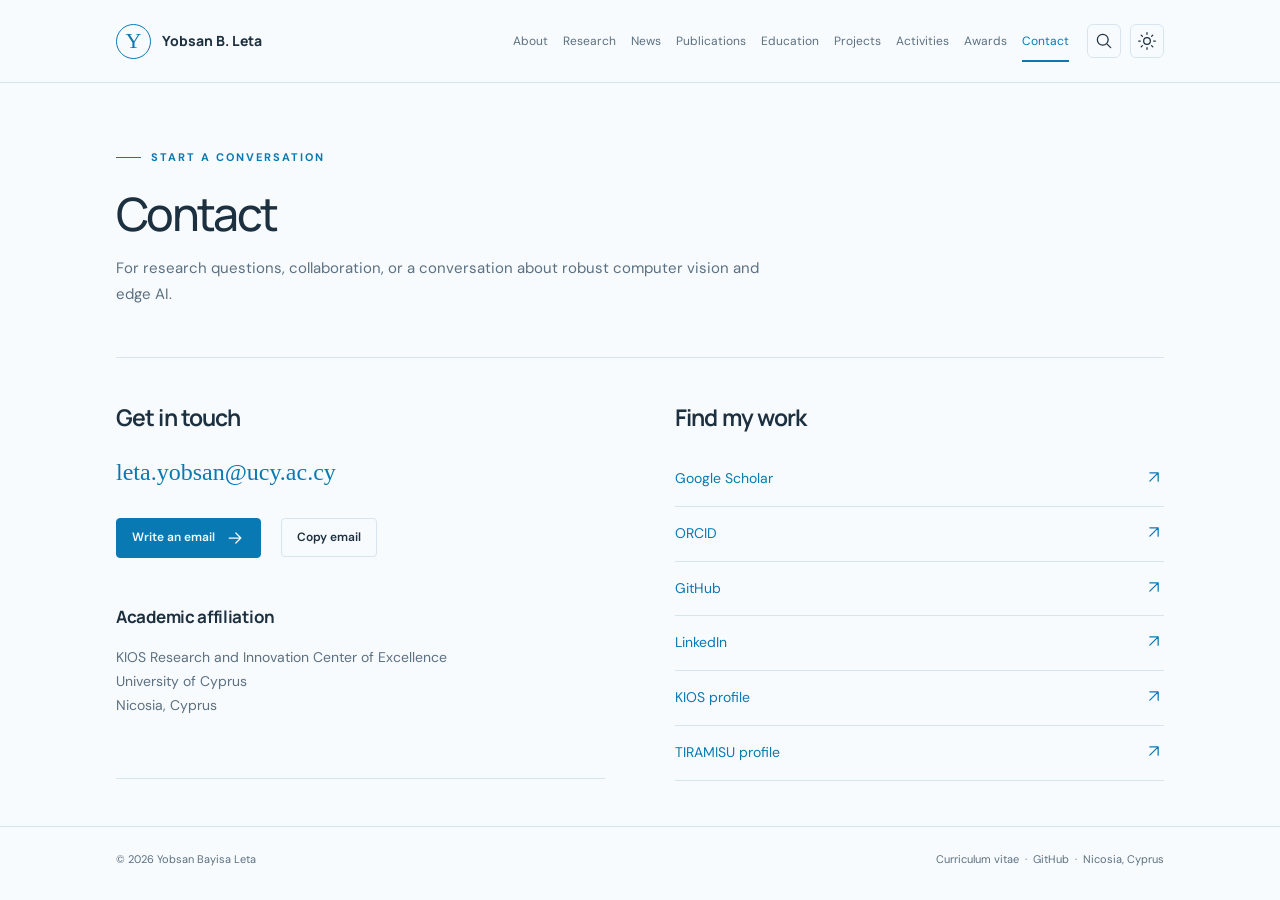
<file: contact.html>
<!doctype html>
<html lang="en"><head><meta charset="utf-8"><meta name="viewport" content="width=device-width,initial-scale=1"><title>Yobsan Bayisa Leta — Contact</title><meta name="description" content="Yobsan Bayisa Leta — PhD Student / MSCA Doctoral Researcher at University of Cyprus. Robust Edge AI, Computer Vision, Neural Architecture Search"><meta name="author" content="Yobsan Bayisa Leta"><meta name="theme-color" content="#0879b3"><link rel="canonical" href="https://yobsan.pages.dev/contact.html"><meta property="og:type" content="website"><meta property="og:title" content="Yobsan Bayisa Leta — Contact"><meta property="og:description" content="Yobsan Bayisa Leta — PhD Student / MSCA Doctoral Researcher at University of Cyprus. Robust Edge AI, Computer Vision, Neural Architecture Search"><meta property="og:url" content="https://yobsan.pages.dev/contact.html"><meta property="og:image" content="https://yobsan.pages.dev/assets/social-card.png"><meta name="twitter:card" content="summary_large_image"><link rel="icon" type="image/svg+xml" href="assets/favicon.svg"><link rel="stylesheet" href="assets/style.css"><link rel="stylesheet" href="assets/custom.css"><script>try{document.documentElement.dataset.theme=localStorage.getItem('theme')||(matchMedia('(prefers-color-scheme:dark)').matches?'dark':'light')}catch{}</script><script type="application/ld+json">{"@context": "https://schema.org", "@type": "Person", "name": "Yobsan Bayisa Leta", "alternateName": "Leta Yobsan Bayisa", "url": "https://yobsan.pages.dev", "image": "https://yobsan.pages.dev/assets/portrait.jpg", "jobTitle": "PhD Student / MSCA Doctoral Researcher", "affiliation": {"@type": "Organization", "name": "University of Cyprus"}, "sameAs": ["https://github.com/yobsanb", "https://orcid.org/0000-0001-9939-9821", "https://scholar.google.com/citations?user=TWK_rDwAAAAJ&hl=en", "https://www.linkedin.com/in/leta-yobsan-bayisa/", "https://www.kios.ucy.ac.cy/people/yobsan-bayisa-leta/"]}</script><script src="assets/app.js" defer></script></head><body>
<a href="#main" class="skip">Skip to content</a><header class="header"><div class="wrap header-inner"><a class="brand" href="index.html" aria-label="Yobsan Bayisa Leta homepage"><span class="monogram">Y</span><span class="brand-name">Yobsan B. Leta</span></a><nav id="main-nav" class="nav" aria-label="Main navigation"><a href="index.html">About</a><a href="research.html">Research</a><a href="news.html">News</a><a href="publications.html">Publications</a><a href="education.html">Education</a><a href="projects.html">Projects</a><a href="activities.html">Activities</a><a href="awards.html">Awards</a><a href="contact.html" aria-current="page">Contact</a></nav><div class="nav-tools"><button id="search-toggle" class="icon-button" aria-label="Search site" title="Search (Ctrl K)"><svg viewBox="0 0 24 24" fill="none" stroke="currentColor" stroke-width="1.5" stroke-linecap="round" stroke-linejoin="round" aria-hidden="true"><circle cx="10.5" cy="10.5" r="6.5"/><path d="m16 16 4 4"/></svg></button><button id="theme-toggle" class="icon-button" aria-label="Change color theme"><svg viewBox="0 0 24 24" fill="none" stroke="currentColor" stroke-width="1.5" stroke-linecap="round" stroke-linejoin="round" aria-hidden="true"><circle cx="12" cy="12" r="4"/><path d="M12 2v2m0 16v2M2 12h2m16 0h2M5 5l1.5 1.5m11 11L19 19M5 19l1.5-1.5m11-11L19 5"/></svg></button><button id="menu-toggle" class="icon-button menu-toggle" aria-label="Toggle navigation" aria-controls="main-nav" aria-expanded="false"><svg viewBox="0 0 24 24" fill="none" stroke="currentColor" stroke-width="1.5" stroke-linecap="round" stroke-linejoin="round" aria-hidden="true"><path d="M4 6h16M4 12h16M4 18h16"/></svg></button></div></div><div class="reading-progress" aria-hidden="true"></div></header>
<main id="main" class="wrap"><div class="page-intro"><div class="eyebrow">Start a conversation</div><h1>Contact</h1><p>For research questions, collaboration, or a conversation about robust computer vision and edge AI.</p></div><div class="contact-grid"><section><h2>Get in touch</h2><a href="mailto:leta.yobsan@ucy.ac.cy" class="contact-email">leta.yobsan@ucy.ac.cy</a><div class="actions"><a href="mailto:leta.yobsan@ucy.ac.cy" class="button primary">Write an email <svg viewBox="0 0 24 24" fill="none" stroke="currentColor" stroke-width="1.5" stroke-linecap="round" stroke-linejoin="round" aria-hidden="true"><path d="M5 12h14M13 6l6 6-6 6"/></svg></a><button class="button" data-copy="leta.yobsan@ucy.ac.cy">Copy email</button></div><div class="section"><h3>Academic affiliation</h3><p>KIOS Research and Innovation Center of Excellence<br>University of Cyprus<br>Nicosia, Cyprus</p></div></section><section><h2>Find my work</h2><ul class="profile-links"><li><a href="https://scholar.google.com/citations?user=TWK_rDwAAAAJ&amp;hl=en">Google Scholar<svg viewBox="0 0 24 24" fill="none" stroke="currentColor" stroke-width="1.5" stroke-linecap="round" stroke-linejoin="round" aria-hidden="true"><path d="M7 17 17 7M7 7h10v10"/></svg></a></li><li><a href="https://orcid.org/0000-0001-9939-9821">ORCID<svg viewBox="0 0 24 24" fill="none" stroke="currentColor" stroke-width="1.5" stroke-linecap="round" stroke-linejoin="round" aria-hidden="true"><path d="M7 17 17 7M7 7h10v10"/></svg></a></li><li><a href="https://github.com/yobsanb">GitHub<svg viewBox="0 0 24 24" fill="none" stroke="currentColor" stroke-width="1.5" stroke-linecap="round" stroke-linejoin="round" aria-hidden="true"><path d="M7 17 17 7M7 7h10v10"/></svg></a></li><li><a href="https://www.linkedin.com/in/leta-yobsan-bayisa/">LinkedIn<svg viewBox="0 0 24 24" fill="none" stroke="currentColor" stroke-width="1.5" stroke-linecap="round" stroke-linejoin="round" aria-hidden="true"><path d="M7 17 17 7M7 7h10v10"/></svg></a></li><li><a href="https://www.kios.ucy.ac.cy/people/yobsan-bayisa-leta/">KIOS profile<svg viewBox="0 0 24 24" fill="none" stroke="currentColor" stroke-width="1.5" stroke-linecap="round" stroke-linejoin="round" aria-hidden="true"><path d="M7 17 17 7M7 7h10v10"/></svg></a></li><li><a href="https://tiramisu-project.eu/fellows">TIRAMISU profile<svg viewBox="0 0 24 24" fill="none" stroke="currentColor" stroke-width="1.5" stroke-linecap="round" stroke-linejoin="round" aria-hidden="true"><path d="M7 17 17 7M7 7h10v10"/></svg></a></li></ul></section></div></main><footer class="footer"><div class="wrap footer-inner"><span>© 2026 Yobsan Bayisa Leta</span><span><a href="cv.html">Curriculum vitae</a> &nbsp;·&nbsp; <a href="https://github.com/yobsanb">GitHub</a> &nbsp;·&nbsp; Nicosia, Cyprus</span></div></footer><button id="back-top" class="back-top" aria-label="Back to top" hidden><svg viewBox="0 0 24 24" fill="none" stroke="currentColor" stroke-width="1.5" stroke-linecap="round" stroke-linejoin="round" aria-hidden="true"><path d="M12 20V4m-6 6 6-6 6 6"/></svg></button>
<dialog id="search-dialog" aria-label="Search this site"><div class="dialog-top"><svg viewBox="0 0 24 24" fill="none" stroke="currentColor" stroke-width="1.5" stroke-linecap="round" stroke-linejoin="round" aria-hidden="true"><circle cx="10.5" cy="10.5" r="6.5"/><path d="m16 16 4 4"/></svg><label class="sr-only" for="site-search">Search the website</label><input id="site-search" type="search" placeholder="Search research, publications, and more…" autocomplete="off"><button class="icon-button" data-close aria-label="Close search"><svg viewBox="0 0 24 24" fill="none" stroke="currentColor" stroke-width="1.5" stroke-linecap="round" stroke-linejoin="round" aria-hidden="true"><path d="m6 6 12 12M6 18 18 6"/></svg></button></div><div id="search-results" class="search-results" aria-live="polite"></div><div class="dialog-foot"><kbd>↑</kbd> <kbd>↓</kbd> to navigate &nbsp; <kbd>Enter</kbd> to open &nbsp; <kbd>Esc</kbd> to close</div></dialog>
<dialog id="citation-dialog" aria-labelledby="citation-title"><div class="dialog-top"><h2 id="citation-title">Cite this publication</h2><button class="icon-button" data-close aria-label="Close citation"><svg viewBox="0 0 24 24" fill="none" stroke="currentColor" stroke-width="1.5" stroke-linecap="round" stroke-linejoin="round" aria-hidden="true"><path d="m6 6 12 12M6 18 18 6"/></svg></button></div><div class="citation-content"><pre id="citation-text"></pre><button id="copy-citation" class="button primary">Copy BibTeX</button></div></dialog>
<dialog id="image-dialog" class="image-dialog" aria-label="Image preview"><button class="icon-button" data-close aria-label="Close image"><svg viewBox="0 0 24 24" fill="none" stroke="currentColor" stroke-width="1.5" stroke-linecap="round" stroke-linejoin="round" aria-hidden="true"><path d="m6 6 12 12M6 18 18 6"/></svg></button><img id="zoom-image" alt="Research figure"></dialog><div id="toast" class="toast" role="status" hidden></div>
</body></html>
</file>
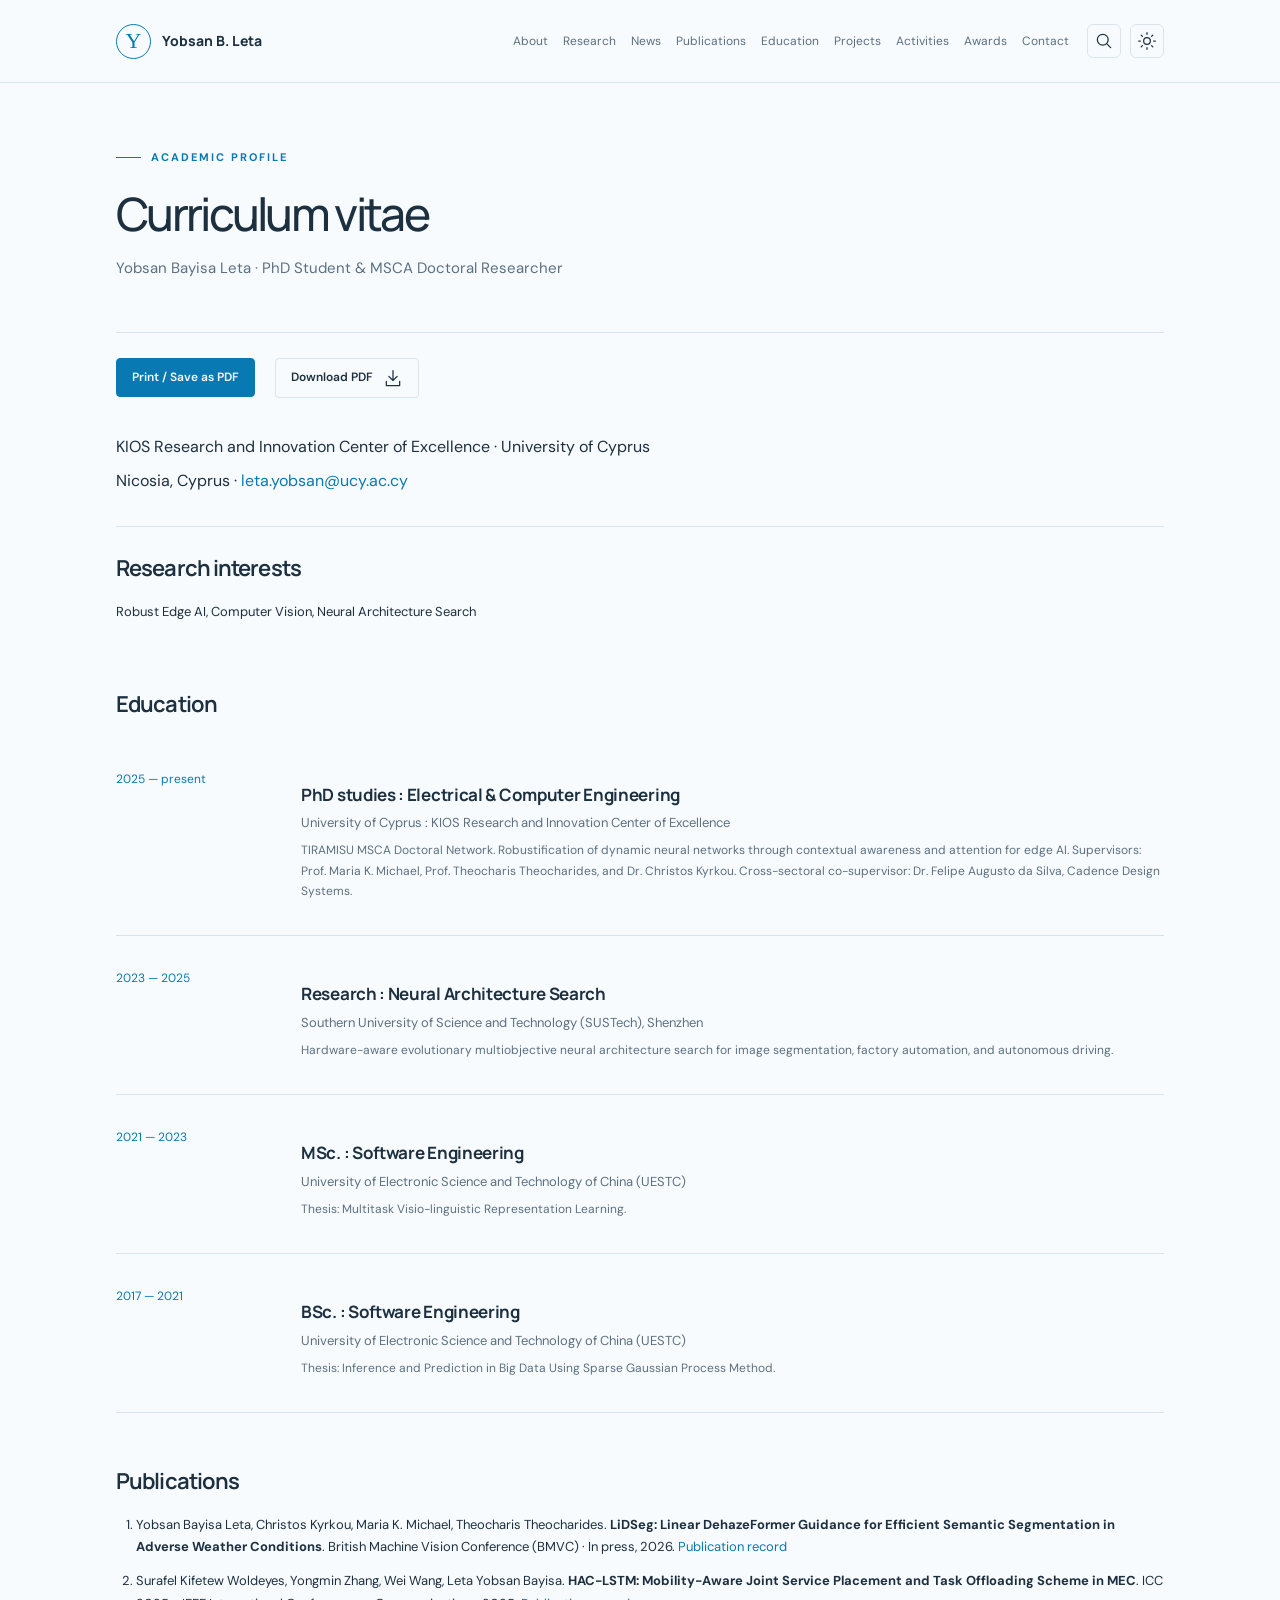
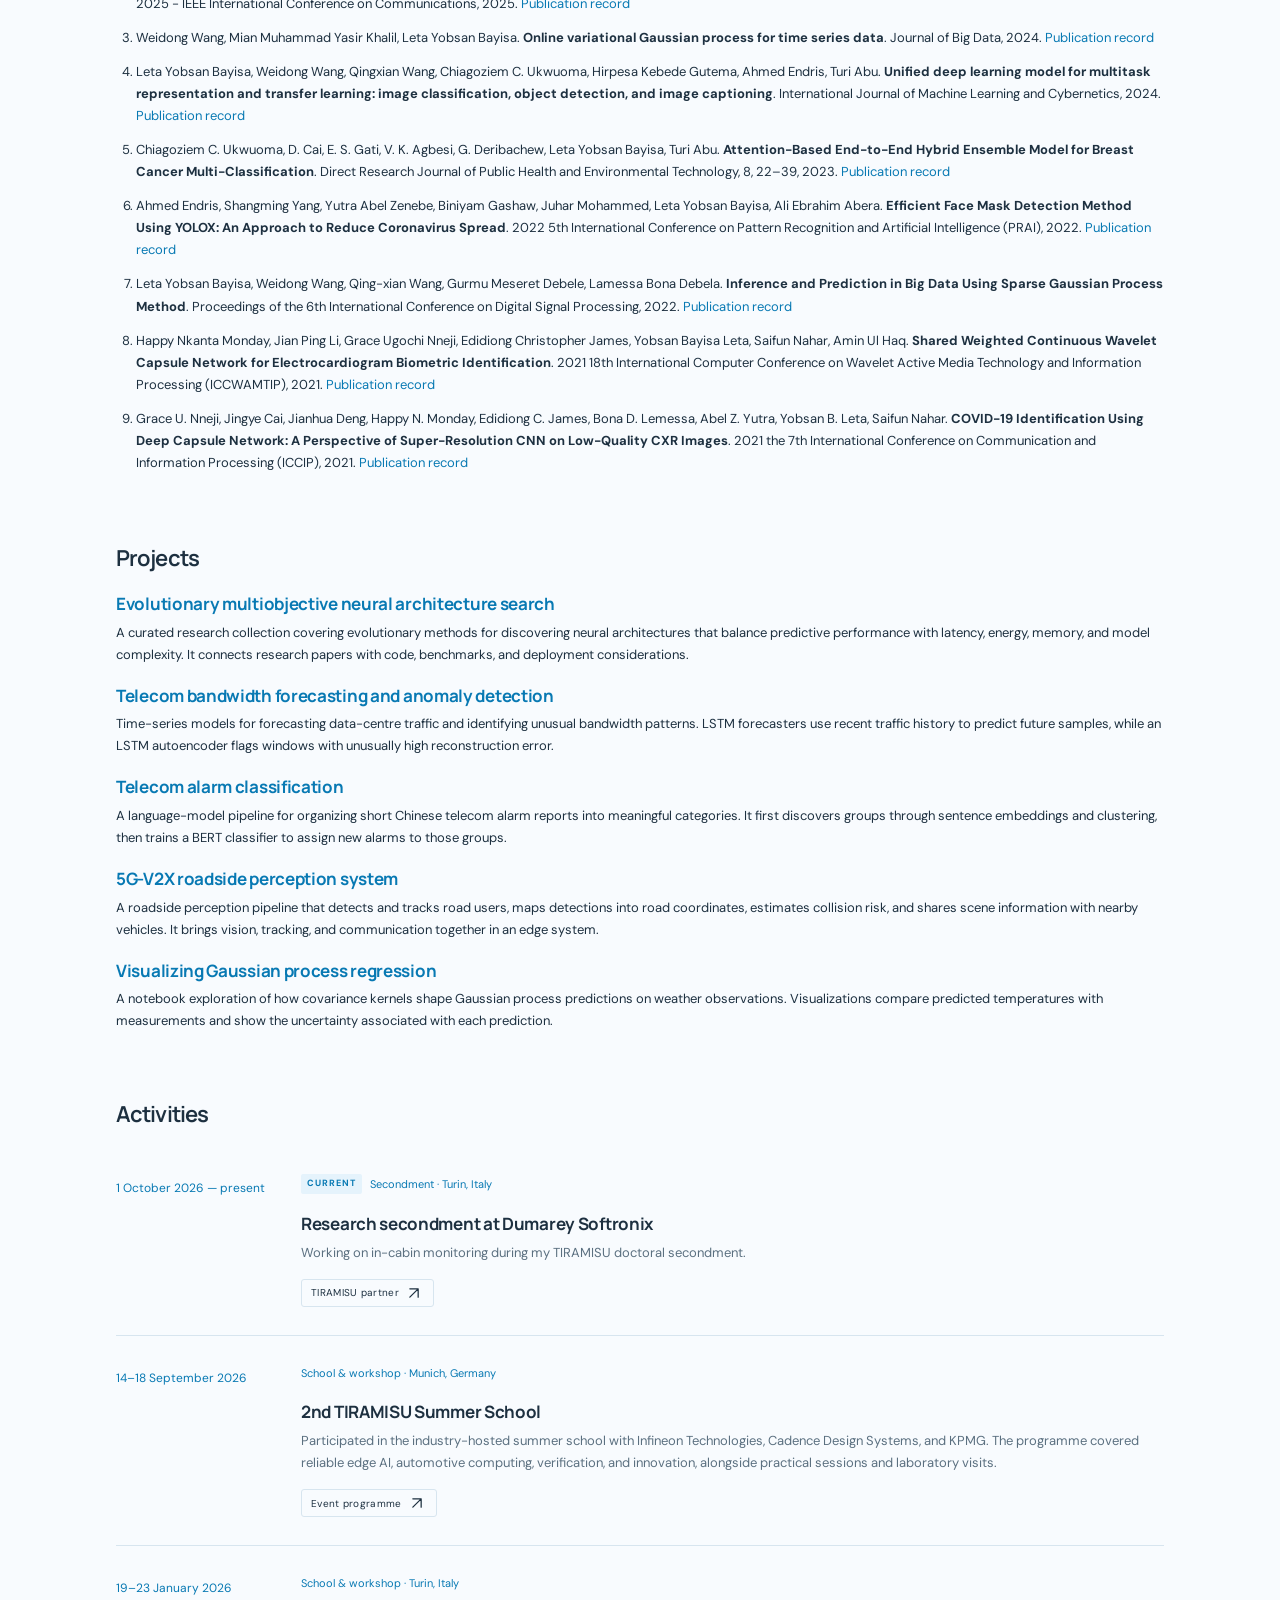
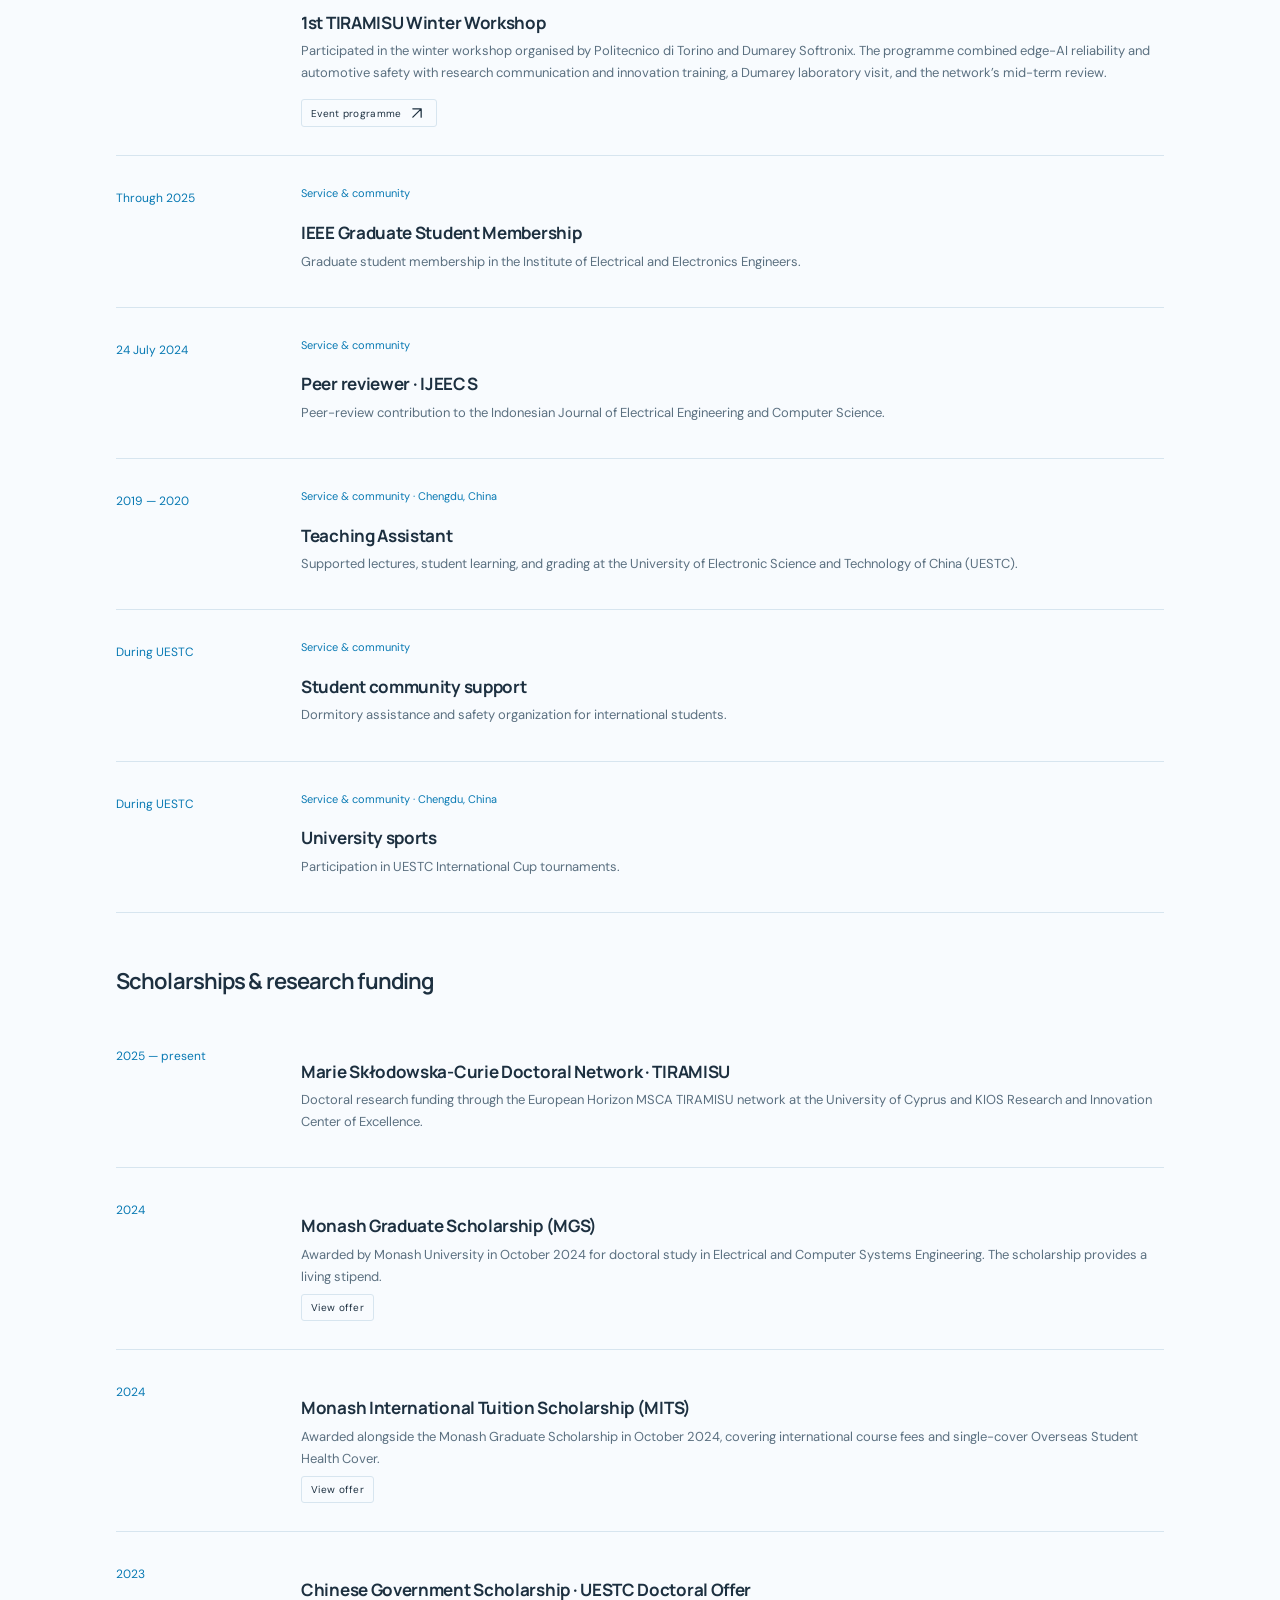
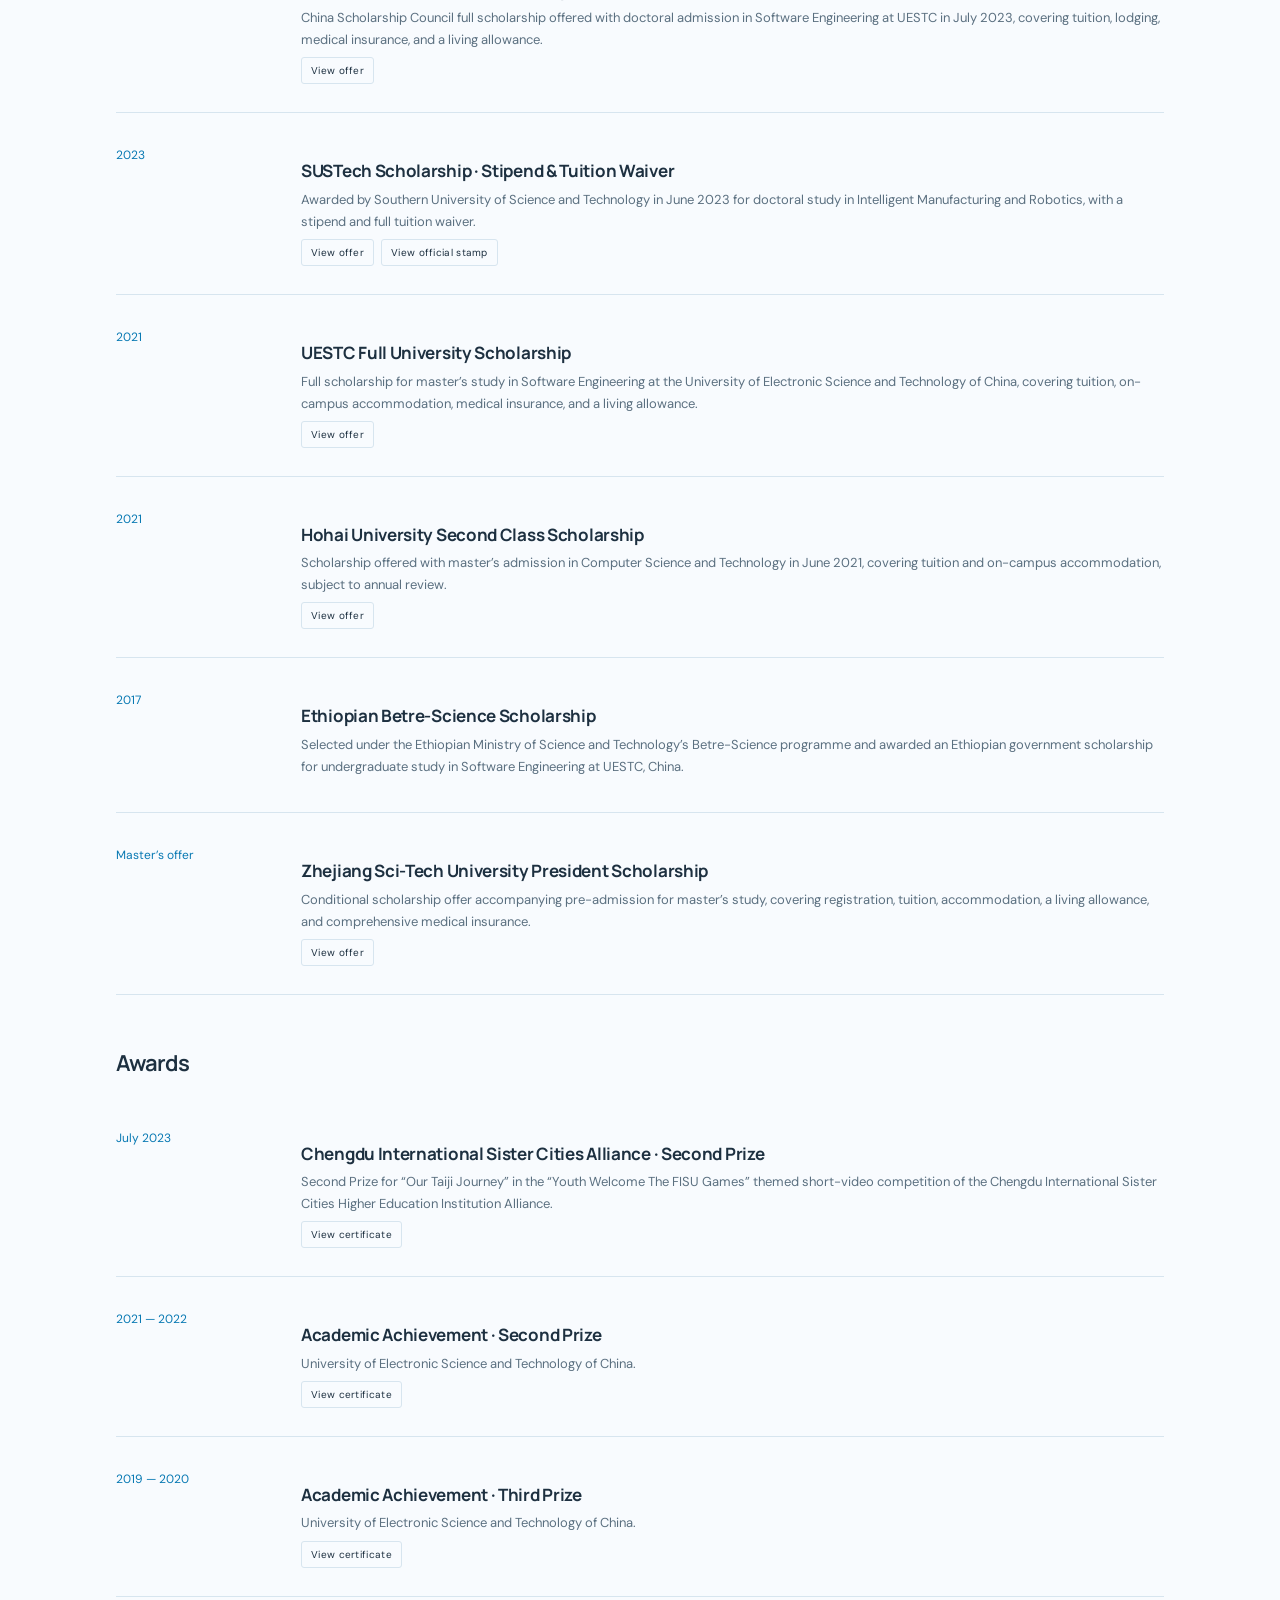
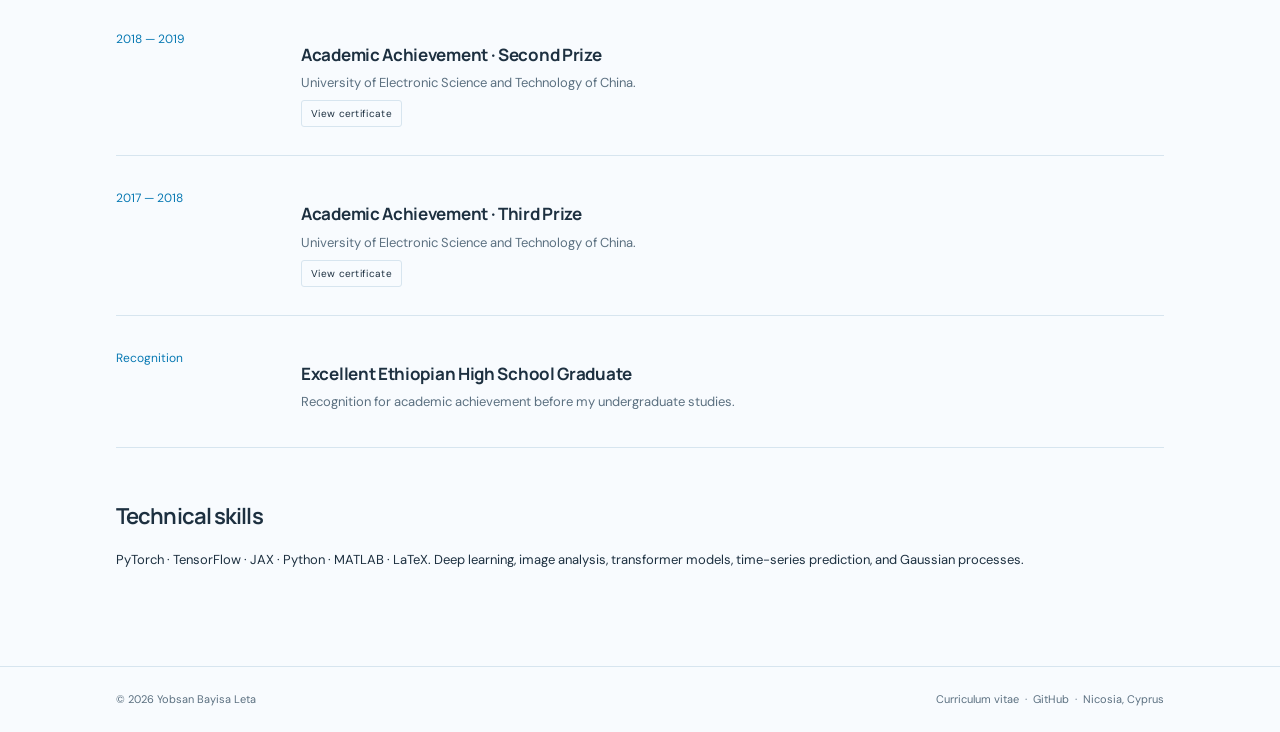
<file: cv.html>
<!doctype html>
<html lang="en"><head><meta charset="utf-8"><meta name="viewport" content="width=device-width,initial-scale=1"><title>Yobsan Bayisa Leta — Curriculum vitae</title><meta name="description" content="Yobsan Bayisa Leta — PhD Student / MSCA Doctoral Researcher at University of Cyprus. Robust Edge AI, Computer Vision, Neural Architecture Search"><meta name="author" content="Yobsan Bayisa Leta"><meta name="theme-color" content="#0879b3"><link rel="canonical" href="https://yobsan.pages.dev/cv.html"><meta property="og:type" content="website"><meta property="og:title" content="Yobsan Bayisa Leta — Curriculum vitae"><meta property="og:description" content="Yobsan Bayisa Leta — PhD Student / MSCA Doctoral Researcher at University of Cyprus. Robust Edge AI, Computer Vision, Neural Architecture Search"><meta property="og:url" content="https://yobsan.pages.dev/cv.html"><meta property="og:image" content="https://yobsan.pages.dev/assets/social-card.png"><meta name="twitter:card" content="summary_large_image"><link rel="icon" type="image/svg+xml" href="assets/favicon.svg"><link rel="stylesheet" href="assets/style.css"><link rel="stylesheet" href="assets/custom.css"><script>try{document.documentElement.dataset.theme=localStorage.getItem('theme')||(matchMedia('(prefers-color-scheme:dark)').matches?'dark':'light')}catch{}</script><script type="application/ld+json">{"@context": "https://schema.org", "@type": "Person", "name": "Yobsan Bayisa Leta", "alternateName": "Leta Yobsan Bayisa", "url": "https://yobsan.pages.dev", "image": "https://yobsan.pages.dev/assets/portrait.jpg", "jobTitle": "PhD Student / MSCA Doctoral Researcher", "affiliation": {"@type": "Organization", "name": "University of Cyprus"}, "sameAs": ["https://github.com/yobsanb", "https://orcid.org/0000-0001-9939-9821", "https://scholar.google.com/citations?user=TWK_rDwAAAAJ&hl=en", "https://www.linkedin.com/in/leta-yobsan-bayisa/", "https://www.kios.ucy.ac.cy/people/yobsan-bayisa-leta/"]}</script><script src="assets/app.js" defer></script></head><body>
<a href="#main" class="skip">Skip to content</a><header class="header"><div class="wrap header-inner"><a class="brand" href="index.html" aria-label="Yobsan Bayisa Leta homepage"><span class="monogram">Y</span><span class="brand-name">Yobsan B. Leta</span></a><nav id="main-nav" class="nav" aria-label="Main navigation"><a href="index.html">About</a><a href="research.html">Research</a><a href="news.html">News</a><a href="publications.html">Publications</a><a href="education.html">Education</a><a href="projects.html">Projects</a><a href="activities.html">Activities</a><a href="awards.html">Awards</a><a href="contact.html">Contact</a></nav><div class="nav-tools"><button id="search-toggle" class="icon-button" aria-label="Search site" title="Search (Ctrl K)"><svg viewBox="0 0 24 24" fill="none" stroke="currentColor" stroke-width="1.5" stroke-linecap="round" stroke-linejoin="round" aria-hidden="true"><circle cx="10.5" cy="10.5" r="6.5"/><path d="m16 16 4 4"/></svg></button><button id="theme-toggle" class="icon-button" aria-label="Change color theme"><svg viewBox="0 0 24 24" fill="none" stroke="currentColor" stroke-width="1.5" stroke-linecap="round" stroke-linejoin="round" aria-hidden="true"><circle cx="12" cy="12" r="4"/><path d="M12 2v2m0 16v2M2 12h2m16 0h2M5 5l1.5 1.5m11 11L19 19M5 19l1.5-1.5m11-11L19 5"/></svg></button><button id="menu-toggle" class="icon-button menu-toggle" aria-label="Toggle navigation" aria-controls="main-nav" aria-expanded="false"><svg viewBox="0 0 24 24" fill="none" stroke="currentColor" stroke-width="1.5" stroke-linecap="round" stroke-linejoin="round" aria-hidden="true"><path d="M4 6h16M4 12h16M4 18h16"/></svg></button></div></div><div class="reading-progress" aria-hidden="true"></div></header>
<main id="main" class="wrap"><div class="page-intro"><div class="eyebrow">Academic profile</div><h1>Curriculum vitae</h1><p>Yobsan Bayisa Leta · PhD Student &amp; MSCA Doctoral Researcher</p></div><div class="actions no-print"><button class="button primary" data-print>Print / Save as PDF</button><a href="assets/Yobsan-Bayisa-Leta-CV.pdf" class="button">Download PDF <svg viewBox="0 0 24 24" fill="none" stroke="currentColor" stroke-width="1.5" stroke-linecap="round" stroke-linejoin="round" aria-hidden="true"><path d="M12 3v12m-5-5 5 5 5-5M4 16v5h16v-5"/></svg></a></div><div class="page-body"><div class="cv-header"><p>KIOS Research and Innovation Center of Excellence · University of Cyprus</p><p>Nicosia, Cyprus · <a href="mailto:leta.yobsan@ucy.ac.cy">leta.yobsan@ucy.ac.cy</a></p></div><section class="cv-section"><h2>Research interests</h2><p>Robust Edge AI, Computer Vision, Neural Architecture Search</p></section><section class="cv-section"><h2>Education</h2><ul class="timeline"><li><span class="time">2025 — present</span><div><h3>PhD studies : Electrical &amp; Computer Engineering</h3><p>University of Cyprus : KIOS Research and Innovation Center of Excellence</p><p class="detail">TIRAMISU MSCA Doctoral Network. Robustification of dynamic neural networks through contextual awareness and attention for edge AI. Supervisors: Prof. Maria K. Michael, Prof. Theocharis Theocharides, and Dr. Christos Kyrkou. Cross-sectoral co-supervisor: Dr. Felipe Augusto da Silva, Cadence Design Systems.</p></div></li><li><span class="time">2023 — 2025</span><div><h3>Research : Neural Architecture Search</h3><p>Southern University of Science and Technology (SUSTech), Shenzhen</p><p class="detail">Hardware-aware evolutionary multiobjective neural architecture search for image segmentation, factory automation, and autonomous driving.</p></div></li><li><span class="time">2021 — 2023</span><div><h3>MSc. : Software Engineering</h3><p>University of Electronic Science and Technology of China (UESTC)</p><p class="detail">Thesis: Multitask Visio-linguistic Representation Learning.</p></div></li><li><span class="time">2017 — 2021</span><div><h3>BSc. : Software Engineering</h3><p>University of Electronic Science and Technology of China (UESTC)</p><p class="detail">Thesis: Inference and Prediction in Big Data Using Sparse Gaussian Process Method.</p></div></li></ul></section><section class="cv-section"><h2>Publications</h2><ol><li>Yobsan Bayisa Leta, Christos Kyrkou, Maria K. Michael, Theocharis Theocharides. <strong>LiDSeg: Linear DehazeFormer Guidance for Efficient Semantic Segmentation in Adverse Weather Conditions</strong>. British Machine Vision Conference (BMVC) · In press, 2026. <a href="https://github.com/yobsanb/LiDSeg">Publication record</a></li><li>Surafel Kifetew Woldeyes, Yongmin Zhang, Wei Wang, Leta Yobsan Bayisa. <strong>HAC-LSTM: Mobility-Aware Joint Service Placement and Task Offloading Scheme in MEC</strong>. ICC 2025 - IEEE International Conference on Communications, 2025. <a href="https://doi.org/10.1109/icc52391.2025.11161941">Publication record</a></li><li>Weidong Wang, Mian Muhammad Yasir Khalil, Leta Yobsan Bayisa. <strong>Online variational Gaussian process for time series data</strong>. Journal of Big Data, 2024. <a href="https://doi.org/10.1186/s40537-024-01005-5">Publication record</a></li><li>Leta Yobsan Bayisa, Weidong Wang, Qingxian Wang, Chiagoziem C. Ukwuoma, Hirpesa Kebede Gutema, Ahmed Endris, Turi Abu. <strong>Unified deep learning model for multitask representation and transfer learning: image classification, object detection, and image captioning</strong>. International Journal of Machine Learning and Cybernetics, 2024. <a href="https://doi.org/10.1007/s13042-024-02177-5">Publication record</a></li><li>Chiagoziem C. Ukwuoma, D. Cai, E. S. Gati, V. K. Agbesi, G. Deribachew, Leta Yobsan Bayisa, Turi Abu. <strong>Attention-Based End-to-End Hybrid Ensemble Model for Breast Cancer Multi-Classification</strong>. Direct Research Journal of Public Health and Environmental Technology, 8, 22–39, 2023. <a href="https://directresearchpublisher.org/drjphet/abstract/attention-based-end-to-end-hybrid-ensemble-model-for-breast-cancer-multi-classification/">Publication record</a></li><li>Ahmed Endris, Shangming Yang, Yutra Abel Zenebe, Biniyam Gashaw, Juhar Mohammed, Leta Yobsan Bayisa, Ali Ebrahim Abera. <strong>Efficient Face Mask Detection Method Using YOLOX: An Approach to Reduce Coronavirus Spread</strong>. 2022 5th International Conference on Pattern Recognition and Artificial Intelligence (PRAI), 2022. <a href="https://doi.org/10.1109/prai55851.2022.9904262">Publication record</a></li><li>Leta Yobsan Bayisa, Weidong Wang, Qing-xian Wang, Gurmu Meseret Debele, Lamessa Bona Debela. <strong>Inference and Prediction in Big Data Using Sparse Gaussian Process Method</strong>. Proceedings of the 6th International Conference on Digital Signal Processing, 2022. <a href="https://doi.org/10.1145/3529570.3529580">Publication record</a></li><li>Happy Nkanta Monday, Jian Ping Li, Grace Ugochi Nneji, Edidiong Christopher James, Yobsan Bayisa Leta, Saifun Nahar, Amin Ul Haq. <strong>Shared Weighted Continuous Wavelet Capsule Network for Electrocardiogram Biometric Identification</strong>. 2021 18th International Computer Conference on Wavelet Active Media Technology and Information Processing (ICCWAMTIP), 2021. <a href="https://doi.org/10.1109/iccwamtip53232.2021.9674078">Publication record</a></li><li>Grace U. Nneji, Jingye Cai, Jianhua Deng, Happy N. Monday, Edidiong C. James, Bona D. Lemessa, Abel Z. Yutra, Yobsan B. Leta, Saifun Nahar. <strong>COVID-19 Identification Using Deep Capsule Network: A Perspective of Super-Resolution CNN on Low-Quality CXR Images</strong>. 2021 the 7th International Conference on Communication and Information Processing (ICCIP), 2021. <a href="https://doi.org/10.1145/3507971.3507989">Publication record</a></li></ol></section><section class="cv-section"><h2>Projects</h2><h3><a href="https://github.com/yobsanb/awesome-evolutionary-multiobjective-nas">Evolutionary multiobjective neural architecture search</a></h3><p>A curated research collection covering evolutionary methods for discovering neural architectures that balance predictive performance with latency, energy, memory, and model complexity. It connects research papers with code, benchmarks, and deployment considerations.</p><h3><a href="https://github.com/yobsanb/Telecom-Bandwidth-Forecasting">Telecom bandwidth forecasting and anomaly detection</a></h3><p>Time-series models for forecasting data-centre traffic and identifying unusual bandwidth patterns. LSTM forecasters use recent traffic history to predict future samples, while an LSTM autoencoder flags windows with unusually high reconstruction error.</p><h3><a href="https://github.com/yobsanb/Telecom-Alarm-Classification">Telecom alarm classification</a></h3><p>A language-model pipeline for organizing short Chinese telecom alarm reports into meaningful categories. It first discovers groups through sentence embeddings and clustering, then trains a BERT classifier to assign new alarms to those groups.</p><h3><a href="https://github.com/yobsanb/5G-V2X">5G-V2X roadside perception system</a></h3><p>A roadside perception pipeline that detects and tracks road users, maps detections into road coordinates, estimates collision risk, and shares scene information with nearby vehicles. It brings vision, tracking, and communication together in an edge system.</p><h3><a href="https://github.com/yobsanb/Visualization-of-Gaussian-process">Visualizing Gaussian process regression</a></h3><p>A notebook exploration of how covariance kernels shape Gaussian process predictions on weather observations. Visualizations compare predicted temperatures with measurements and show the uncertainty associated with each prediction.</p></section><section class="cv-section"><h2>Activities</h2><ul class="timeline activity-list"><li id="dumarey-secondment" data-category="Secondment"><span class="time">1 October 2026 — present</span><div><div class="activity-meta"><span class="new-tag">CURRENT</span>Secondment · Turin, Italy</div><h3>Research secondment at Dumarey Softronix</h3><p>Working on in-cabin monitoring during my TIRAMISU doctoral secondment.</p><a href="https://tiramisu-project.eu/consortium" class="small-button">TIRAMISU partner <svg viewBox="0 0 24 24" fill="none" stroke="currentColor" stroke-width="1.5" stroke-linecap="round" stroke-linejoin="round" aria-hidden="true"><path d="M7 17 17 7M7 7h10v10"/></svg></a></div></li><li id="tiramisu-summer-school-2026" data-category="School &amp; workshop"><span class="time">14–18 September 2026</span><div><div class="activity-meta">School &amp; workshop · Munich, Germany</div><h3>2nd TIRAMISU Summer School</h3><p>Participated in the industry-hosted summer school with Infineon Technologies, Cadence Design Systems, and KPMG. The programme covered reliable edge AI, automotive computing, verification, and innovation, alongside practical sessions and laboratory visits.</p><a href="https://tiramisu-project.eu/news/2nd-tiramisu-summer-school-in-september-2026-in-munich" class="small-button">Event programme <svg viewBox="0 0 24 24" fill="none" stroke="currentColor" stroke-width="1.5" stroke-linecap="round" stroke-linejoin="round" aria-hidden="true"><path d="M7 17 17 7M7 7h10v10"/></svg></a></div></li><li id="tiramisu-winter-workshop-2026" data-category="School &amp; workshop"><span class="time">19–23 January 2026</span><div><div class="activity-meta">School &amp; workshop · Turin, Italy</div><h3>1st TIRAMISU Winter Workshop</h3><p>Participated in the winter workshop organised by Politecnico di Torino and Dumarey Softronix. The programme combined edge-AI reliability and automotive safety with research communication and innovation training, a Dumarey laboratory visit, and the network’s mid-term review.</p><a href="https://tiramisu-project.eu/news/1st-tiramisu-winter-workshop-by-polito" class="small-button">Event programme <svg viewBox="0 0 24 24" fill="none" stroke="currentColor" stroke-width="1.5" stroke-linecap="round" stroke-linejoin="round" aria-hidden="true"><path d="M7 17 17 7M7 7h10v10"/></svg></a></div></li><li id="service-1" data-category="Service &amp; community"><span class="time">Through 2025</span><div><div class="activity-meta">Service &amp; community</div><h3>IEEE Graduate Student Membership</h3><p>Graduate student membership in the Institute of Electrical and Electronics Engineers.</p></div></li><li id="service-2" data-category="Service &amp; community"><span class="time">24 July 2024</span><div><div class="activity-meta">Service &amp; community</div><h3>Peer reviewer · IJEECS</h3><p>Peer-review contribution to the Indonesian Journal of Electrical Engineering and Computer Science.</p></div></li><li id="service-3" data-category="Service &amp; community"><span class="time">2019 — 2020</span><div><div class="activity-meta">Service &amp; community · Chengdu, China</div><h3>Teaching Assistant</h3><p>Supported lectures, student learning, and grading at the University of Electronic Science and Technology of China (UESTC).</p></div></li><li id="service-4" data-category="Service &amp; community"><span class="time">During UESTC</span><div><div class="activity-meta">Service &amp; community</div><h3>Student community support</h3><p>Dormitory assistance and safety organization for international students.</p></div></li><li id="uestc-sports" data-category="Service &amp; community"><span class="time">During UESTC</span><div><div class="activity-meta">Service &amp; community · Chengdu, China</div><h3>University sports</h3><p>Participation in UESTC International Cup tournaments.</p></div></li></ul></section><section class="cv-section"><h2>Scholarships & research funding</h2><ul class="timeline"><li><span class="time">2025 — present</span><div><h3>Marie Skłodowska-Curie Doctoral Network · TIRAMISU</h3><p>Doctoral research funding through the European Horizon MSCA TIRAMISU network at the University of Cyprus and KIOS Research and Innovation Center of Excellence.</p></div></li><li><span class="time">2024</span><div><h3>Monash Graduate Scholarship (MGS)</h3><p>Awarded by Monash University in October 2024 for doctoral study in Electrical and Computer Systems Engineering. The scholarship provides a living stipend.</p><div class="pub-links no-print"><button class="small-button" data-zoom="assets/certificates/monash-2024.jpg" data-alt="Monash Graduate Scholarship (MGS): View offer">View offer</button></div></div></li><li><span class="time">2024</span><div><h3>Monash International Tuition Scholarship (MITS)</h3><p>Awarded alongside the Monash Graduate Scholarship in October 2024, covering international course fees and single-cover Overseas Student Health Cover.</p><div class="pub-links no-print"><button class="small-button" data-zoom="assets/certificates/monash-2024.jpg" data-alt="Monash International Tuition Scholarship (MITS): View offer">View offer</button></div></div></li><li><span class="time">2023</span><div><h3>Chinese Government Scholarship · UESTC Doctoral Offer</h3><p>China Scholarship Council full scholarship offered with doctoral admission in Software Engineering at UESTC in July 2023, covering tuition, lodging, medical insurance, and a living allowance.</p><div class="pub-links no-print"><button class="small-button" data-zoom="assets/certificates/csc-2023.jpg" data-alt="Chinese Government Scholarship · UESTC Doctoral Offer: View offer">View offer</button></div></div></li><li><span class="time">2023</span><div><h3>SUSTech Scholarship · Stipend &amp; Tuition Waiver</h3><p>Awarded by Southern University of Science and Technology in June 2023 for doctoral study in Intelligent Manufacturing and Robotics, with a stipend and full tuition waiver.</p><div class="pub-links no-print"><button class="small-button" data-zoom="assets/certificates/sustech-2023.jpg" data-alt="SUSTech Scholarship · Stipend &amp; Tuition Waiver: View offer">View offer</button><button class="small-button" data-zoom="assets/certificates/sustech-2023-official-stamp.jpg" data-alt="SUSTech Scholarship · Stipend &amp; Tuition Waiver: View official stamp">View official stamp</button></div></div></li><li><span class="time">2021</span><div><h3>UESTC Full University Scholarship</h3><p>Full scholarship for master’s study in Software Engineering at the University of Electronic Science and Technology of China, covering tuition, on-campus accommodation, medical insurance, and a living allowance.</p><div class="pub-links no-print"><button class="small-button" data-zoom="assets/certificates/uestc-2021.jpg" data-alt="UESTC Full University Scholarship: View offer">View offer</button></div></div></li><li><span class="time">2021</span><div><h3>Hohai University Second Class Scholarship</h3><p>Scholarship offered with master’s admission in Computer Science and Technology in June 2021, covering tuition and on-campus accommodation, subject to annual review.</p><div class="pub-links no-print"><button class="small-button" data-zoom="assets/certificates/hohai-2021.jpg" data-alt="Hohai University Second Class Scholarship: View offer">View offer</button></div></div></li><li><span class="time">2017</span><div><h3>Ethiopian Betre-Science Scholarship</h3><p>Selected under the Ethiopian Ministry of Science and Technology’s Betre-Science programme and awarded an Ethiopian government scholarship for undergraduate study in Software Engineering at UESTC, China.</p></div></li><li><span class="time">Master’s offer</span><div><h3>Zhejiang Sci-Tech University President Scholarship</h3><p>Conditional scholarship offer accompanying pre-admission for master’s study, covering registration, tuition, accommodation, a living allowance, and comprehensive medical insurance.</p><div class="pub-links no-print"><button class="small-button" data-zoom="assets/certificates/zhejiang-conditional-offer.jpg" data-alt="Zhejiang Sci-Tech University President Scholarship: View offer">View offer</button></div></div></li></ul></section><section class="cv-section"><h2>Awards</h2><ul class="timeline"><li><span class="time">July 2023</span><div><h3>Chengdu International Sister Cities Alliance · Second Prize</h3><p>Second Prize for “Our Taiji Journey” in the “Youth Welcome The FISU Games” themed short-video competition of the Chengdu International Sister Cities Higher Education Institution Alliance.</p><div class="pub-links no-print"><button class="small-button" data-zoom="assets/certificates/chengdu-short-video-prize.jpg" data-alt="Chengdu International Sister Cities Alliance · Second Prize: View certificate">View certificate</button></div></div></li><li><span class="time">2021 — 2022</span><div><h3>Academic Achievement · Second Prize</h3><p>University of Electronic Science and Technology of China.</p><div class="pub-links no-print"><button class="small-button" data-zoom="assets/certificates/award-1.jpg" data-alt="Academic Achievement · Second Prize: View certificate">View certificate</button></div></div></li><li><span class="time">2019 — 2020</span><div><h3>Academic Achievement · Third Prize</h3><p>University of Electronic Science and Technology of China.</p><div class="pub-links no-print"><button class="small-button" data-zoom="assets/certificates/award-2.jpg" data-alt="Academic Achievement · Third Prize: View certificate">View certificate</button></div></div></li><li><span class="time">2018 — 2019</span><div><h3>Academic Achievement · Second Prize</h3><p>University of Electronic Science and Technology of China.</p><div class="pub-links no-print"><button class="small-button" data-zoom="assets/certificates/award-3.jpg" data-alt="Academic Achievement · Second Prize: View certificate">View certificate</button></div></div></li><li><span class="time">2017 — 2018</span><div><h3>Academic Achievement · Third Prize</h3><p>University of Electronic Science and Technology of China.</p><div class="pub-links no-print"><button class="small-button" data-zoom="assets/certificates/award-4.jpg" data-alt="Academic Achievement · Third Prize: View certificate">View certificate</button></div></div></li><li><span class="time">Recognition</span><div><h3>Excellent Ethiopian High School Graduate</h3><p>Recognition for academic achievement before my undergraduate studies.</p></div></li></ul></section><section class="cv-section"><h2>Technical skills</h2><p>PyTorch · TensorFlow · JAX · Python · MATLAB · LaTeX. Deep learning, image analysis, transformer models, time-series prediction, and Gaussian processes.</p></section></div></main><footer class="footer"><div class="wrap footer-inner"><span>© 2026 Yobsan Bayisa Leta</span><span><a href="cv.html">Curriculum vitae</a> &nbsp;·&nbsp; <a href="https://github.com/yobsanb">GitHub</a> &nbsp;·&nbsp; Nicosia, Cyprus</span></div></footer><button id="back-top" class="back-top" aria-label="Back to top" hidden><svg viewBox="0 0 24 24" fill="none" stroke="currentColor" stroke-width="1.5" stroke-linecap="round" stroke-linejoin="round" aria-hidden="true"><path d="M12 20V4m-6 6 6-6 6 6"/></svg></button>
<dialog id="search-dialog" aria-label="Search this site"><div class="dialog-top"><svg viewBox="0 0 24 24" fill="none" stroke="currentColor" stroke-width="1.5" stroke-linecap="round" stroke-linejoin="round" aria-hidden="true"><circle cx="10.5" cy="10.5" r="6.5"/><path d="m16 16 4 4"/></svg><label class="sr-only" for="site-search">Search the website</label><input id="site-search" type="search" placeholder="Search research, publications, and more…" autocomplete="off"><button class="icon-button" data-close aria-label="Close search"><svg viewBox="0 0 24 24" fill="none" stroke="currentColor" stroke-width="1.5" stroke-linecap="round" stroke-linejoin="round" aria-hidden="true"><path d="m6 6 12 12M6 18 18 6"/></svg></button></div><div id="search-results" class="search-results" aria-live="polite"></div><div class="dialog-foot"><kbd>↑</kbd> <kbd>↓</kbd> to navigate &nbsp; <kbd>Enter</kbd> to open &nbsp; <kbd>Esc</kbd> to close</div></dialog>
<dialog id="citation-dialog" aria-labelledby="citation-title"><div class="dialog-top"><h2 id="citation-title">Cite this publication</h2><button class="icon-button" data-close aria-label="Close citation"><svg viewBox="0 0 24 24" fill="none" stroke="currentColor" stroke-width="1.5" stroke-linecap="round" stroke-linejoin="round" aria-hidden="true"><path d="m6 6 12 12M6 18 18 6"/></svg></button></div><div class="citation-content"><pre id="citation-text"></pre><button id="copy-citation" class="button primary">Copy BibTeX</button></div></dialog>
<dialog id="image-dialog" class="image-dialog" aria-label="Image preview"><button class="icon-button" data-close aria-label="Close image"><svg viewBox="0 0 24 24" fill="none" stroke="currentColor" stroke-width="1.5" stroke-linecap="round" stroke-linejoin="round" aria-hidden="true"><path d="m6 6 12 12M6 18 18 6"/></svg></button><img id="zoom-image" alt="Research figure"></dialog><div id="toast" class="toast" role="status" hidden></div>
</body></html>
</file>
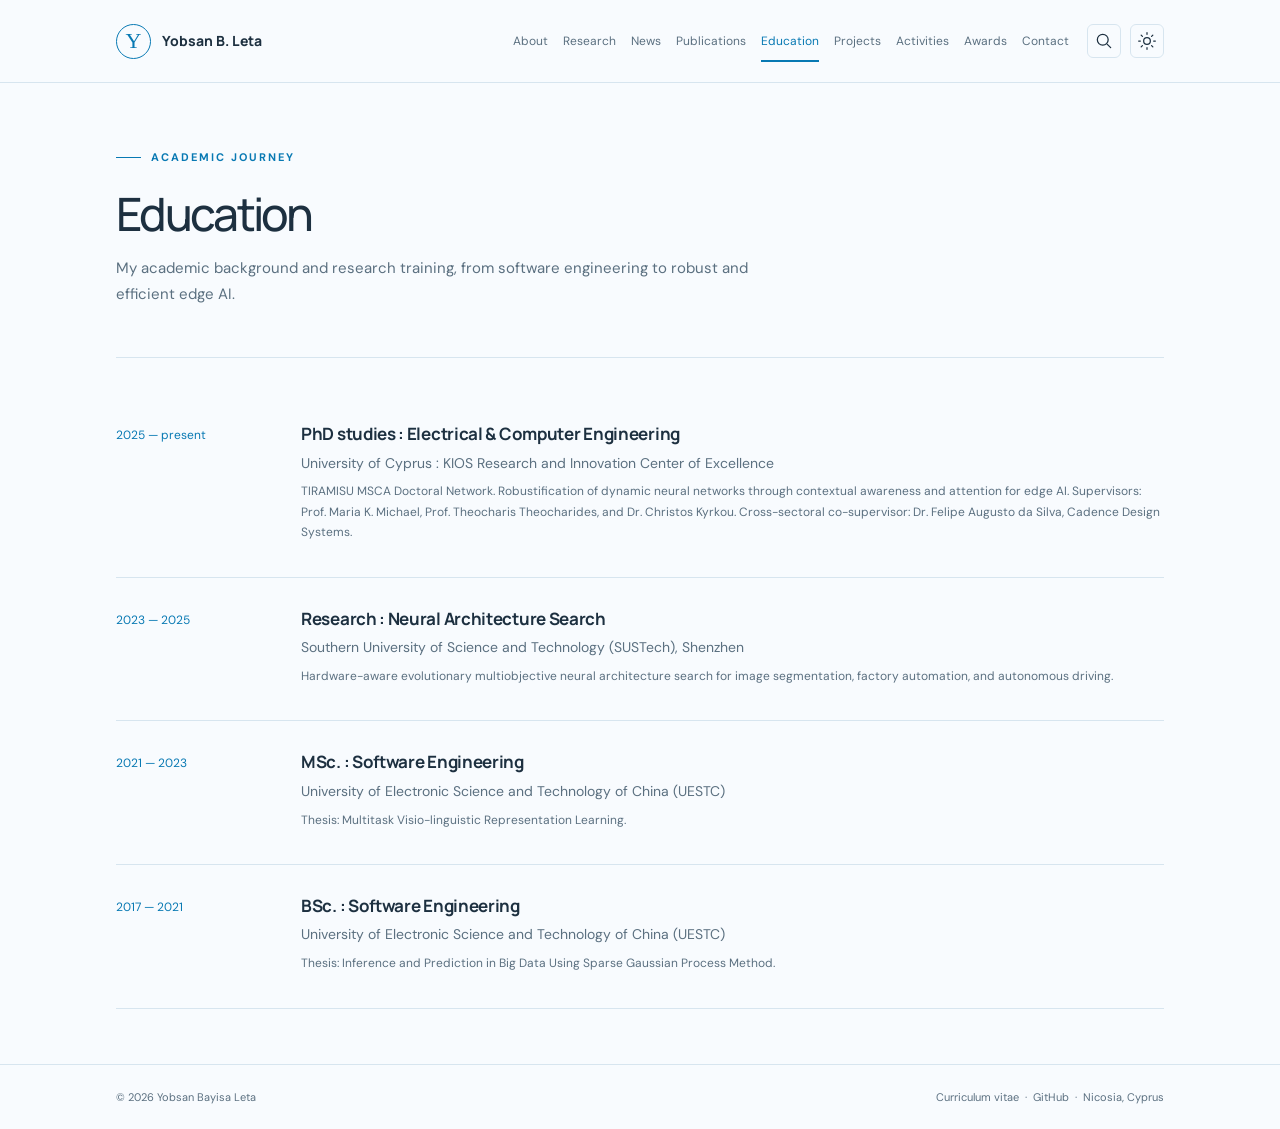
<file: education.html>
<!doctype html>
<html lang="en"><head><meta charset="utf-8"><meta name="viewport" content="width=device-width,initial-scale=1"><title>Yobsan Bayisa Leta — Education</title><meta name="description" content="Yobsan Bayisa Leta — PhD Student / MSCA Doctoral Researcher at University of Cyprus. Robust Edge AI, Computer Vision, Neural Architecture Search"><meta name="author" content="Yobsan Bayisa Leta"><meta name="theme-color" content="#0879b3"><link rel="canonical" href="https://yobsan.pages.dev/education.html"><meta property="og:type" content="website"><meta property="og:title" content="Yobsan Bayisa Leta — Education"><meta property="og:description" content="Yobsan Bayisa Leta — PhD Student / MSCA Doctoral Researcher at University of Cyprus. Robust Edge AI, Computer Vision, Neural Architecture Search"><meta property="og:url" content="https://yobsan.pages.dev/education.html"><meta property="og:image" content="https://yobsan.pages.dev/assets/social-card.png"><meta name="twitter:card" content="summary_large_image"><link rel="icon" type="image/svg+xml" href="assets/favicon.svg"><link rel="stylesheet" href="assets/style.css"><link rel="stylesheet" href="assets/custom.css"><script>try{document.documentElement.dataset.theme=localStorage.getItem('theme')||(matchMedia('(prefers-color-scheme:dark)').matches?'dark':'light')}catch{}</script><script type="application/ld+json">{"@context": "https://schema.org", "@type": "Person", "name": "Yobsan Bayisa Leta", "alternateName": "Leta Yobsan Bayisa", "url": "https://yobsan.pages.dev", "image": "https://yobsan.pages.dev/assets/portrait.jpg", "jobTitle": "PhD Student / MSCA Doctoral Researcher", "affiliation": {"@type": "Organization", "name": "University of Cyprus"}, "sameAs": ["https://github.com/yobsanb", "https://orcid.org/0000-0001-9939-9821", "https://scholar.google.com/citations?user=TWK_rDwAAAAJ&hl=en", "https://www.linkedin.com/in/leta-yobsan-bayisa/", "https://www.kios.ucy.ac.cy/people/yobsan-bayisa-leta/"]}</script><script src="assets/app.js" defer></script></head><body>
<a href="#main" class="skip">Skip to content</a><header class="header"><div class="wrap header-inner"><a class="brand" href="index.html" aria-label="Yobsan Bayisa Leta homepage"><span class="monogram">Y</span><span class="brand-name">Yobsan B. Leta</span></a><nav id="main-nav" class="nav" aria-label="Main navigation"><a href="index.html">About</a><a href="research.html">Research</a><a href="news.html">News</a><a href="publications.html">Publications</a><a href="education.html" aria-current="page">Education</a><a href="projects.html">Projects</a><a href="activities.html">Activities</a><a href="awards.html">Awards</a><a href="contact.html">Contact</a></nav><div class="nav-tools"><button id="search-toggle" class="icon-button" aria-label="Search site" title="Search (Ctrl K)"><svg viewBox="0 0 24 24" fill="none" stroke="currentColor" stroke-width="1.5" stroke-linecap="round" stroke-linejoin="round" aria-hidden="true"><circle cx="10.5" cy="10.5" r="6.5"/><path d="m16 16 4 4"/></svg></button><button id="theme-toggle" class="icon-button" aria-label="Change color theme"><svg viewBox="0 0 24 24" fill="none" stroke="currentColor" stroke-width="1.5" stroke-linecap="round" stroke-linejoin="round" aria-hidden="true"><circle cx="12" cy="12" r="4"/><path d="M12 2v2m0 16v2M2 12h2m16 0h2M5 5l1.5 1.5m11 11L19 19M5 19l1.5-1.5m11-11L19 5"/></svg></button><button id="menu-toggle" class="icon-button menu-toggle" aria-label="Toggle navigation" aria-controls="main-nav" aria-expanded="false"><svg viewBox="0 0 24 24" fill="none" stroke="currentColor" stroke-width="1.5" stroke-linecap="round" stroke-linejoin="round" aria-hidden="true"><path d="M4 6h16M4 12h16M4 18h16"/></svg></button></div></div><div class="reading-progress" aria-hidden="true"></div></header>
<main id="main" class="wrap"><div class="page-intro"><div class="eyebrow">Academic journey</div><h1>Education</h1><p>My academic background and research training, from software engineering to robust and efficient edge AI.</p></div><div class="page-body"><ul class="timeline"><li><span class="time">2025 — present</span><div><h3>PhD studies : Electrical &amp; Computer Engineering</h3><p>University of Cyprus : KIOS Research and Innovation Center of Excellence</p><p class="detail">TIRAMISU MSCA Doctoral Network. Robustification of dynamic neural networks through contextual awareness and attention for edge AI. Supervisors: Prof. Maria K. Michael, Prof. Theocharis Theocharides, and Dr. Christos Kyrkou. Cross-sectoral co-supervisor: Dr. Felipe Augusto da Silva, Cadence Design Systems.</p></div></li><li><span class="time">2023 — 2025</span><div><h3>Research : Neural Architecture Search</h3><p>Southern University of Science and Technology (SUSTech), Shenzhen</p><p class="detail">Hardware-aware evolutionary multiobjective neural architecture search for image segmentation, factory automation, and autonomous driving.</p></div></li><li><span class="time">2021 — 2023</span><div><h3>MSc. : Software Engineering</h3><p>University of Electronic Science and Technology of China (UESTC)</p><p class="detail">Thesis: Multitask Visio-linguistic Representation Learning.</p></div></li><li><span class="time">2017 — 2021</span><div><h3>BSc. : Software Engineering</h3><p>University of Electronic Science and Technology of China (UESTC)</p><p class="detail">Thesis: Inference and Prediction in Big Data Using Sparse Gaussian Process Method.</p></div></li></ul></div></main><footer class="footer"><div class="wrap footer-inner"><span>© 2026 Yobsan Bayisa Leta</span><span><a href="cv.html">Curriculum vitae</a> &nbsp;·&nbsp; <a href="https://github.com/yobsanb">GitHub</a> &nbsp;·&nbsp; Nicosia, Cyprus</span></div></footer><button id="back-top" class="back-top" aria-label="Back to top" hidden><svg viewBox="0 0 24 24" fill="none" stroke="currentColor" stroke-width="1.5" stroke-linecap="round" stroke-linejoin="round" aria-hidden="true"><path d="M12 20V4m-6 6 6-6 6 6"/></svg></button>
<dialog id="search-dialog" aria-label="Search this site"><div class="dialog-top"><svg viewBox="0 0 24 24" fill="none" stroke="currentColor" stroke-width="1.5" stroke-linecap="round" stroke-linejoin="round" aria-hidden="true"><circle cx="10.5" cy="10.5" r="6.5"/><path d="m16 16 4 4"/></svg><label class="sr-only" for="site-search">Search the website</label><input id="site-search" type="search" placeholder="Search research, publications, and more…" autocomplete="off"><button class="icon-button" data-close aria-label="Close search"><svg viewBox="0 0 24 24" fill="none" stroke="currentColor" stroke-width="1.5" stroke-linecap="round" stroke-linejoin="round" aria-hidden="true"><path d="m6 6 12 12M6 18 18 6"/></svg></button></div><div id="search-results" class="search-results" aria-live="polite"></div><div class="dialog-foot"><kbd>↑</kbd> <kbd>↓</kbd> to navigate &nbsp; <kbd>Enter</kbd> to open &nbsp; <kbd>Esc</kbd> to close</div></dialog>
<dialog id="citation-dialog" aria-labelledby="citation-title"><div class="dialog-top"><h2 id="citation-title">Cite this publication</h2><button class="icon-button" data-close aria-label="Close citation"><svg viewBox="0 0 24 24" fill="none" stroke="currentColor" stroke-width="1.5" stroke-linecap="round" stroke-linejoin="round" aria-hidden="true"><path d="m6 6 12 12M6 18 18 6"/></svg></button></div><div class="citation-content"><pre id="citation-text"></pre><button id="copy-citation" class="button primary">Copy BibTeX</button></div></dialog>
<dialog id="image-dialog" class="image-dialog" aria-label="Image preview"><button class="icon-button" data-close aria-label="Close image"><svg viewBox="0 0 24 24" fill="none" stroke="currentColor" stroke-width="1.5" stroke-linecap="round" stroke-linejoin="round" aria-hidden="true"><path d="m6 6 12 12M6 18 18 6"/></svg></button><img id="zoom-image" alt="Research figure"></dialog><div id="toast" class="toast" role="status" hidden></div>
</body></html>
</file>
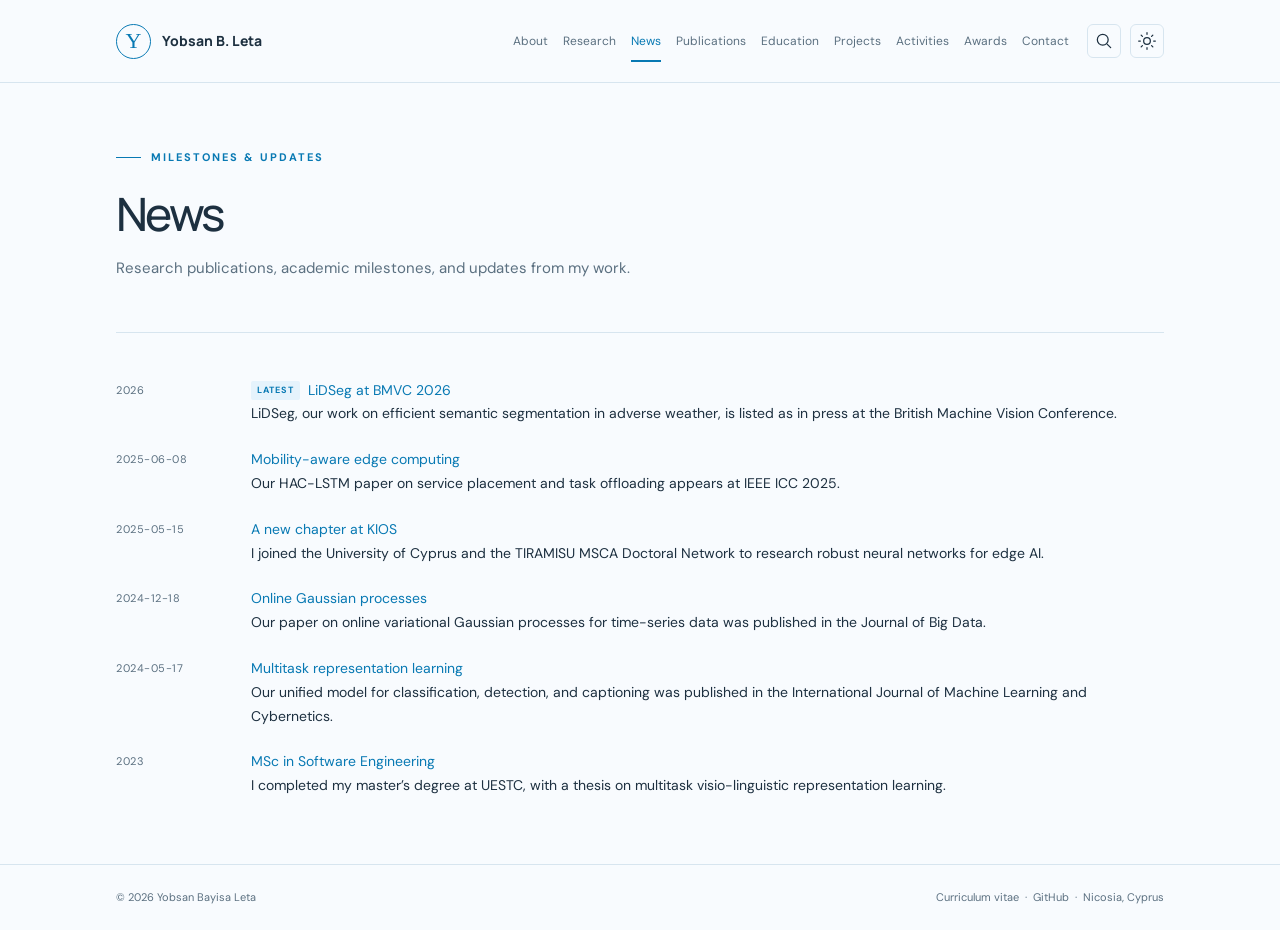
<file: news.html>
<!doctype html>
<html lang="en"><head><meta charset="utf-8"><meta name="viewport" content="width=device-width,initial-scale=1"><title>Yobsan Bayisa Leta — News</title><meta name="description" content="Yobsan Bayisa Leta — PhD Student / MSCA Doctoral Researcher at University of Cyprus. Robust Edge AI, Computer Vision, Neural Architecture Search"><meta name="author" content="Yobsan Bayisa Leta"><meta name="theme-color" content="#0879b3"><link rel="canonical" href="https://yobsan.pages.dev/news.html"><meta property="og:type" content="website"><meta property="og:title" content="Yobsan Bayisa Leta — News"><meta property="og:description" content="Yobsan Bayisa Leta — PhD Student / MSCA Doctoral Researcher at University of Cyprus. Robust Edge AI, Computer Vision, Neural Architecture Search"><meta property="og:url" content="https://yobsan.pages.dev/news.html"><meta property="og:image" content="https://yobsan.pages.dev/assets/social-card.png"><meta name="twitter:card" content="summary_large_image"><link rel="icon" type="image/svg+xml" href="assets/favicon.svg"><link rel="stylesheet" href="assets/style.css"><link rel="stylesheet" href="assets/custom.css"><script>try{document.documentElement.dataset.theme=localStorage.getItem('theme')||(matchMedia('(prefers-color-scheme:dark)').matches?'dark':'light')}catch{}</script><script type="application/ld+json">{"@context": "https://schema.org", "@type": "Person", "name": "Yobsan Bayisa Leta", "alternateName": "Leta Yobsan Bayisa", "url": "https://yobsan.pages.dev", "image": "https://yobsan.pages.dev/assets/portrait.jpg", "jobTitle": "PhD Student / MSCA Doctoral Researcher", "affiliation": {"@type": "Organization", "name": "University of Cyprus"}, "sameAs": ["https://github.com/yobsanb", "https://orcid.org/0000-0001-9939-9821", "https://scholar.google.com/citations?user=TWK_rDwAAAAJ&hl=en", "https://www.linkedin.com/in/leta-yobsan-bayisa/", "https://www.kios.ucy.ac.cy/people/yobsan-bayisa-leta/"]}</script><script src="assets/app.js" defer></script></head><body>
<a href="#main" class="skip">Skip to content</a><header class="header"><div class="wrap header-inner"><a class="brand" href="index.html" aria-label="Yobsan Bayisa Leta homepage"><span class="monogram">Y</span><span class="brand-name">Yobsan B. Leta</span></a><nav id="main-nav" class="nav" aria-label="Main navigation"><a href="index.html">About</a><a href="research.html">Research</a><a href="news.html" aria-current="page">News</a><a href="publications.html">Publications</a><a href="education.html">Education</a><a href="projects.html">Projects</a><a href="activities.html">Activities</a><a href="awards.html">Awards</a><a href="contact.html">Contact</a></nav><div class="nav-tools"><button id="search-toggle" class="icon-button" aria-label="Search site" title="Search (Ctrl K)"><svg viewBox="0 0 24 24" fill="none" stroke="currentColor" stroke-width="1.5" stroke-linecap="round" stroke-linejoin="round" aria-hidden="true"><circle cx="10.5" cy="10.5" r="6.5"/><path d="m16 16 4 4"/></svg></button><button id="theme-toggle" class="icon-button" aria-label="Change color theme"><svg viewBox="0 0 24 24" fill="none" stroke="currentColor" stroke-width="1.5" stroke-linecap="round" stroke-linejoin="round" aria-hidden="true"><circle cx="12" cy="12" r="4"/><path d="M12 2v2m0 16v2M2 12h2m16 0h2M5 5l1.5 1.5m11 11L19 19M5 19l1.5-1.5m11-11L19 5"/></svg></button><button id="menu-toggle" class="icon-button menu-toggle" aria-label="Toggle navigation" aria-controls="main-nav" aria-expanded="false"><svg viewBox="0 0 24 24" fill="none" stroke="currentColor" stroke-width="1.5" stroke-linecap="round" stroke-linejoin="round" aria-hidden="true"><path d="M4 6h16M4 12h16M4 18h16"/></svg></button></div></div><div class="reading-progress" aria-hidden="true"></div></header>
<main id="main" class="wrap"><div class="page-intro"><div class="eyebrow">Milestones &amp; updates</div><h1>News</h1><p>Research publications, academic milestones, and updates from my work.</p></div><div class="page-body"><ul class="news-list"><li class="news-item"><span class="news-date">2026</span><p><span class="new-tag">LATEST</span><a href="https://www.tiramisu-project.eu/research/publications">LiDSeg at BMVC 2026</a><br>LiDSeg, our work on efficient semantic segmentation in adverse weather, is listed as in press at the British Machine Vision Conference.</p></li><li class="news-item"><span class="news-date">2025-06-08</span><p><a href="https://doi.org/10.1109/icc52391.2025.11161941">Mobility-aware edge computing</a><br>Our HAC-LSTM paper on service placement and task offloading appears at IEEE ICC 2025.</p></li><li class="news-item"><span class="news-date">2025-05-15</span><p><a href="https://tiramisu-project.eu/fellows">A new chapter at KIOS</a><br>I joined the University of Cyprus and the TIRAMISU MSCA Doctoral Network to research robust neural networks for edge AI.</p></li><li class="news-item"><span class="news-date">2024-12-18</span><p><a href="https://doi.org/10.1186/s40537-024-01005-5">Online Gaussian processes</a><br>Our paper on online variational Gaussian processes for time-series data was published in the Journal of Big Data.</p></li><li class="news-item"><span class="news-date">2024-05-17</span><p><a href="https://doi.org/10.1007/s13042-024-02177-5">Multitask representation learning</a><br>Our unified model for classification, detection, and captioning was published in the International Journal of Machine Learning and Cybernetics.</p></li><li class="news-item"><span class="news-date">2023</span><p><a href="education.html">MSc in Software Engineering</a><br>I completed my master’s degree at UESTC, with a thesis on multitask visio-linguistic representation learning.</p></li></ul></div></main><footer class="footer"><div class="wrap footer-inner"><span>© 2026 Yobsan Bayisa Leta</span><span><a href="cv.html">Curriculum vitae</a> &nbsp;·&nbsp; <a href="https://github.com/yobsanb">GitHub</a> &nbsp;·&nbsp; Nicosia, Cyprus</span></div></footer><button id="back-top" class="back-top" aria-label="Back to top" hidden><svg viewBox="0 0 24 24" fill="none" stroke="currentColor" stroke-width="1.5" stroke-linecap="round" stroke-linejoin="round" aria-hidden="true"><path d="M12 20V4m-6 6 6-6 6 6"/></svg></button>
<dialog id="search-dialog" aria-label="Search this site"><div class="dialog-top"><svg viewBox="0 0 24 24" fill="none" stroke="currentColor" stroke-width="1.5" stroke-linecap="round" stroke-linejoin="round" aria-hidden="true"><circle cx="10.5" cy="10.5" r="6.5"/><path d="m16 16 4 4"/></svg><label class="sr-only" for="site-search">Search the website</label><input id="site-search" type="search" placeholder="Search research, publications, and more…" autocomplete="off"><button class="icon-button" data-close aria-label="Close search"><svg viewBox="0 0 24 24" fill="none" stroke="currentColor" stroke-width="1.5" stroke-linecap="round" stroke-linejoin="round" aria-hidden="true"><path d="m6 6 12 12M6 18 18 6"/></svg></button></div><div id="search-results" class="search-results" aria-live="polite"></div><div class="dialog-foot"><kbd>↑</kbd> <kbd>↓</kbd> to navigate &nbsp; <kbd>Enter</kbd> to open &nbsp; <kbd>Esc</kbd> to close</div></dialog>
<dialog id="citation-dialog" aria-labelledby="citation-title"><div class="dialog-top"><h2 id="citation-title">Cite this publication</h2><button class="icon-button" data-close aria-label="Close citation"><svg viewBox="0 0 24 24" fill="none" stroke="currentColor" stroke-width="1.5" stroke-linecap="round" stroke-linejoin="round" aria-hidden="true"><path d="m6 6 12 12M6 18 18 6"/></svg></button></div><div class="citation-content"><pre id="citation-text"></pre><button id="copy-citation" class="button primary">Copy BibTeX</button></div></dialog>
<dialog id="image-dialog" class="image-dialog" aria-label="Image preview"><button class="icon-button" data-close aria-label="Close image"><svg viewBox="0 0 24 24" fill="none" stroke="currentColor" stroke-width="1.5" stroke-linecap="round" stroke-linejoin="round" aria-hidden="true"><path d="m6 6 12 12M6 18 18 6"/></svg></button><img id="zoom-image" alt="Research figure"></dialog><div id="toast" class="toast" role="status" hidden></div>
</body></html>
</file>
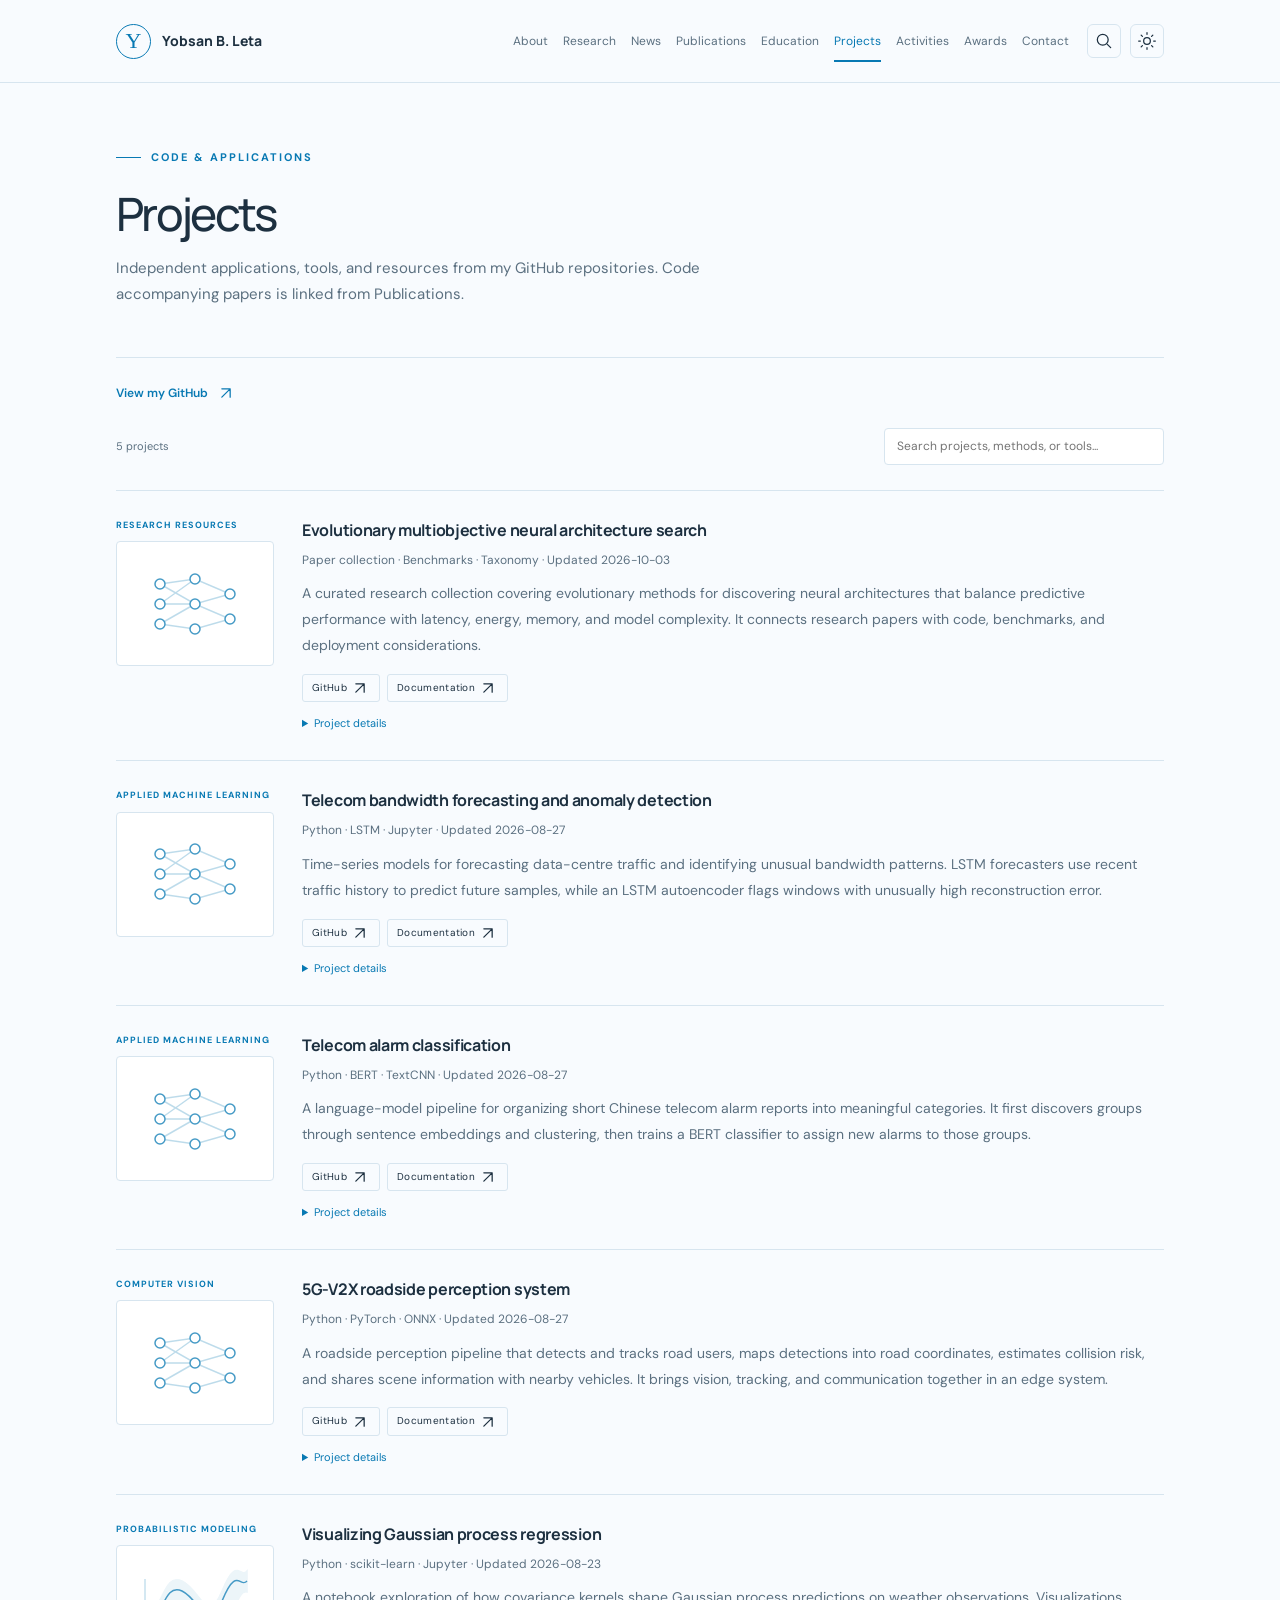
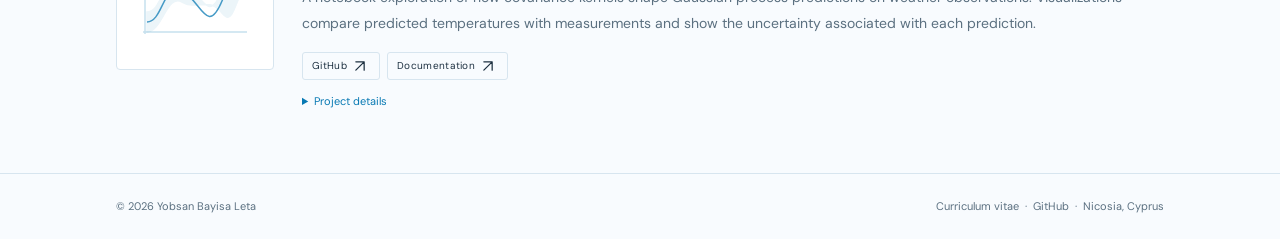
<file: projects.html>
<!doctype html>
<html lang="en"><head><meta charset="utf-8"><meta name="viewport" content="width=device-width,initial-scale=1"><title>Yobsan Bayisa Leta — Projects</title><meta name="description" content="Yobsan Bayisa Leta — PhD Student / MSCA Doctoral Researcher at University of Cyprus. Robust Edge AI, Computer Vision, Neural Architecture Search"><meta name="author" content="Yobsan Bayisa Leta"><meta name="theme-color" content="#0879b3"><link rel="canonical" href="https://yobsan.pages.dev/projects.html"><meta property="og:type" content="website"><meta property="og:title" content="Yobsan Bayisa Leta — Projects"><meta property="og:description" content="Yobsan Bayisa Leta — PhD Student / MSCA Doctoral Researcher at University of Cyprus. Robust Edge AI, Computer Vision, Neural Architecture Search"><meta property="og:url" content="https://yobsan.pages.dev/projects.html"><meta property="og:image" content="https://yobsan.pages.dev/assets/social-card.png"><meta name="twitter:card" content="summary_large_image"><link rel="icon" type="image/svg+xml" href="assets/favicon.svg"><link rel="stylesheet" href="assets/style.css"><link rel="stylesheet" href="assets/custom.css"><script>try{document.documentElement.dataset.theme=localStorage.getItem('theme')||(matchMedia('(prefers-color-scheme:dark)').matches?'dark':'light')}catch{}</script><script type="application/ld+json">{"@context": "https://schema.org", "@type": "Person", "name": "Yobsan Bayisa Leta", "alternateName": "Leta Yobsan Bayisa", "url": "https://yobsan.pages.dev", "image": "https://yobsan.pages.dev/assets/portrait.jpg", "jobTitle": "PhD Student / MSCA Doctoral Researcher", "affiliation": {"@type": "Organization", "name": "University of Cyprus"}, "sameAs": ["https://github.com/yobsanb", "https://orcid.org/0000-0001-9939-9821", "https://scholar.google.com/citations?user=TWK_rDwAAAAJ&hl=en", "https://www.linkedin.com/in/leta-yobsan-bayisa/", "https://www.kios.ucy.ac.cy/people/yobsan-bayisa-leta/"]}</script><script src="assets/app.js" defer></script></head><body>
<a href="#main" class="skip">Skip to content</a><header class="header"><div class="wrap header-inner"><a class="brand" href="index.html" aria-label="Yobsan Bayisa Leta homepage"><span class="monogram">Y</span><span class="brand-name">Yobsan B. Leta</span></a><nav id="main-nav" class="nav" aria-label="Main navigation"><a href="index.html">About</a><a href="research.html">Research</a><a href="news.html">News</a><a href="publications.html">Publications</a><a href="education.html">Education</a><a href="projects.html" aria-current="page">Projects</a><a href="activities.html">Activities</a><a href="awards.html">Awards</a><a href="contact.html">Contact</a></nav><div class="nav-tools"><button id="search-toggle" class="icon-button" aria-label="Search site" title="Search (Ctrl K)"><svg viewBox="0 0 24 24" fill="none" stroke="currentColor" stroke-width="1.5" stroke-linecap="round" stroke-linejoin="round" aria-hidden="true"><circle cx="10.5" cy="10.5" r="6.5"/><path d="m16 16 4 4"/></svg></button><button id="theme-toggle" class="icon-button" aria-label="Change color theme"><svg viewBox="0 0 24 24" fill="none" stroke="currentColor" stroke-width="1.5" stroke-linecap="round" stroke-linejoin="round" aria-hidden="true"><circle cx="12" cy="12" r="4"/><path d="M12 2v2m0 16v2M2 12h2m16 0h2M5 5l1.5 1.5m11 11L19 19M5 19l1.5-1.5m11-11L19 5"/></svg></button><button id="menu-toggle" class="icon-button menu-toggle" aria-label="Toggle navigation" aria-controls="main-nav" aria-expanded="false"><svg viewBox="0 0 24 24" fill="none" stroke="currentColor" stroke-width="1.5" stroke-linecap="round" stroke-linejoin="round" aria-hidden="true"><path d="M4 6h16M4 12h16M4 18h16"/></svg></button></div></div><div class="reading-progress" aria-hidden="true"></div></header>
<main id="main" class="wrap"><div class="page-intro"><div class="eyebrow">Code &amp; applications</div><h1>Projects</h1><p>Independent applications, tools, and resources from my GitHub repositories. Code accompanying papers is linked from Publications.</p></div><div class="actions"><a href="https://github.com/yobsanb" class="text-link">View my GitHub <svg viewBox="0 0 24 24" fill="none" stroke="currentColor" stroke-width="1.5" stroke-linecap="round" stroke-linejoin="round" aria-hidden="true"><path d="M7 17 17 7M7 7h10v10"/></svg></a></div><div class="filters"><span class="result-count" id="project-count" aria-live="polite">5 projects</span><label class="sr-only" for="project-search">Search projects</label><input type="search" id="project-search" class="filter-search" placeholder="Search projects, methods, or tools..."></div><div class="project-list"><article class="pub project-entry" id="evolutionary-nas"><div class="pub-side"><span class="pub-badge">Research resources</span><div class="pub-visual"><svg class="diagram" viewBox="0 0 120 80" fill="none" stroke="currentColor" stroke-width="1.5" style="color:var(--accent)" aria-hidden="true"><path d="M25 20 60 15 95 30M25 20 60 40 95 30M25 40 60 15M25 40 60 40 95 55M25 60 60 40M25 60 60 65 95 55" opacity=".35"/><circle cx="25" cy="20" r="5" fill="var(--surface)"/><circle cx="25" cy="40" r="5" fill="var(--surface)"/><circle cx="25" cy="60" r="5" fill="var(--surface)"/><circle cx="60" cy="15" r="5" fill="var(--surface)"/><circle cx="60" cy="40" r="5" fill="var(--surface)"/><circle cx="60" cy="65" r="5" fill="var(--surface)"/><circle cx="95" cy="30" r="5" fill="var(--surface)"/><circle cx="95" cy="55" r="5" fill="var(--surface)"/></svg></div></div><div><h3><a href="https://github.com/yobsanb/awesome-evolutionary-multiobjective-nas">Evolutionary multiobjective neural architecture search</a></h3><p class="authors">Paper collection · Benchmarks · Taxonomy · Updated 2026-10-03</p><p class="project-summary">A curated research collection covering evolutionary methods for discovering neural architectures that balance predictive performance with latency, energy, memory, and model complexity. It connects research papers with code, benchmarks, and deployment considerations.</p><div class="pub-links"><a href="https://github.com/yobsanb/awesome-evolutionary-multiobjective-nas" class="small-button">GitHub <svg viewBox="0 0 24 24" fill="none" stroke="currentColor" stroke-width="1.5" stroke-linecap="round" stroke-linejoin="round" aria-hidden="true"><path d="M7 17 17 7M7 7h10v10"/></svg></a><a href="https://github.com/yobsanb/awesome-evolutionary-multiobjective-nas#readme" class="small-button">Documentation <svg viewBox="0 0 24 24" fill="none" stroke="currentColor" stroke-width="1.5" stroke-linecap="round" stroke-linejoin="round" aria-hidden="true"><path d="M7 17 17 7M7 7h10v10"/></svg></a></div><details><summary>Project details</summary><p>The collection organizes the field around search spaces, search strategies, objective functions, evaluation strategies, and techniques for accelerating search. It also covers hardware-aware design, robustness, emerging applications, and reproducible evaluation.</p></details></div></article><article class="pub project-entry" id="telecom-bandwidth"><div class="pub-side"><span class="pub-badge">Applied machine learning</span><div class="pub-visual"><svg class="diagram" viewBox="0 0 120 80" fill="none" stroke="currentColor" stroke-width="1.5" style="color:var(--accent)" aria-hidden="true"><path d="M25 20 60 15 95 30M25 20 60 40 95 30M25 40 60 15M25 40 60 40 95 55M25 60 60 40M25 60 60 65 95 55" opacity=".35"/><circle cx="25" cy="20" r="5" fill="var(--surface)"/><circle cx="25" cy="40" r="5" fill="var(--surface)"/><circle cx="25" cy="60" r="5" fill="var(--surface)"/><circle cx="60" cy="15" r="5" fill="var(--surface)"/><circle cx="60" cy="40" r="5" fill="var(--surface)"/><circle cx="60" cy="65" r="5" fill="var(--surface)"/><circle cx="95" cy="30" r="5" fill="var(--surface)"/><circle cx="95" cy="55" r="5" fill="var(--surface)"/></svg></div></div><div><h3><a href="https://github.com/yobsanb/Telecom-Bandwidth-Forecasting">Telecom bandwidth forecasting and anomaly detection</a></h3><p class="authors">Python · LSTM · Jupyter · Updated 2026-08-27</p><p class="project-summary">Time-series models for forecasting data-centre traffic and identifying unusual bandwidth patterns. LSTM forecasters use recent traffic history to predict future samples, while an LSTM autoencoder flags windows with unusually high reconstruction error.</p><div class="pub-links"><a href="https://github.com/yobsanb/Telecom-Bandwidth-Forecasting" class="small-button">GitHub <svg viewBox="0 0 24 24" fill="none" stroke="currentColor" stroke-width="1.5" stroke-linecap="round" stroke-linejoin="round" aria-hidden="true"><path d="M7 17 17 7M7 7h10v10"/></svg></a><a href="https://github.com/yobsanb/Telecom-Bandwidth-Forecasting#readme" class="small-button">Documentation <svg viewBox="0 0 24 24" fill="none" stroke="currentColor" stroke-width="1.5" stroke-linecap="round" stroke-linejoin="round" aria-hidden="true"><path d="M7 17 17 7M7 7h10v10"/></svg></a></div><details><summary>Project details</summary><p>Separate workflows cover univariate forecasting, multivariate forecasting, and anomaly detection. Shared preprocessing uses chronological train-test splits and training-only scaling. Forecasts are evaluated against a persistence baseline with MAE, RMSE, and R².</p></details></div></article><article class="pub project-entry" id="telecom-alarms"><div class="pub-side"><span class="pub-badge">Applied machine learning</span><div class="pub-visual"><svg class="diagram" viewBox="0 0 120 80" fill="none" stroke="currentColor" stroke-width="1.5" style="color:var(--accent)" aria-hidden="true"><path d="M25 20 60 15 95 30M25 20 60 40 95 30M25 40 60 15M25 40 60 40 95 55M25 60 60 40M25 60 60 65 95 55" opacity=".35"/><circle cx="25" cy="20" r="5" fill="var(--surface)"/><circle cx="25" cy="40" r="5" fill="var(--surface)"/><circle cx="25" cy="60" r="5" fill="var(--surface)"/><circle cx="60" cy="15" r="5" fill="var(--surface)"/><circle cx="60" cy="40" r="5" fill="var(--surface)"/><circle cx="60" cy="65" r="5" fill="var(--surface)"/><circle cx="95" cy="30" r="5" fill="var(--surface)"/><circle cx="95" cy="55" r="5" fill="var(--surface)"/></svg></div></div><div><h3><a href="https://github.com/yobsanb/Telecom-Alarm-Classification">Telecom alarm classification</a></h3><p class="authors">Python · BERT · TextCNN · Updated 2026-08-27</p><p class="project-summary">A language-model pipeline for organizing short Chinese telecom alarm reports into meaningful categories. It first discovers groups through sentence embeddings and clustering, then trains a BERT classifier to assign new alarms to those groups.</p><div class="pub-links"><a href="https://github.com/yobsanb/Telecom-Alarm-Classification" class="small-button">GitHub <svg viewBox="0 0 24 24" fill="none" stroke="currentColor" stroke-width="1.5" stroke-linecap="round" stroke-linejoin="round" aria-hidden="true"><path d="M7 17 17 7M7 7h10v10"/></svg></a><a href="https://github.com/yobsanb/Telecom-Alarm-Classification#readme" class="small-button">Documentation <svg viewBox="0 0 24 24" fill="none" stroke="currentColor" stroke-width="1.5" stroke-linecap="round" stroke-linejoin="round" aria-hidden="true"><path d="M7 17 17 7M7 7h10v10"/></svg></a></div><details><summary>Project details</summary><p>The project supports multiple category counts, includes a character-level TextCNN baseline, and provides notebooks and command-line tools for clustering, training, and prediction. Evaluation includes per-class reports, confusion matrices, and a majority-class baseline.</p></details></div></article><article class="pub project-entry" id="v2x"><div class="pub-side"><span class="pub-badge">Computer vision</span><div class="pub-visual"><svg class="diagram" viewBox="0 0 120 80" fill="none" stroke="currentColor" stroke-width="1.5" style="color:var(--accent)" aria-hidden="true"><path d="M25 20 60 15 95 30M25 20 60 40 95 30M25 40 60 15M25 40 60 40 95 55M25 60 60 40M25 60 60 65 95 55" opacity=".35"/><circle cx="25" cy="20" r="5" fill="var(--surface)"/><circle cx="25" cy="40" r="5" fill="var(--surface)"/><circle cx="25" cy="60" r="5" fill="var(--surface)"/><circle cx="60" cy="15" r="5" fill="var(--surface)"/><circle cx="60" cy="40" r="5" fill="var(--surface)"/><circle cx="60" cy="65" r="5" fill="var(--surface)"/><circle cx="95" cy="30" r="5" fill="var(--surface)"/><circle cx="95" cy="55" r="5" fill="var(--surface)"/></svg></div></div><div><h3><a href="https://github.com/yobsanb/5G-V2X">5G-V2X roadside perception system</a></h3><p class="authors">Python · PyTorch · ONNX · Updated 2026-08-27</p><p class="project-summary">A roadside perception pipeline that detects and tracks road users, maps detections into road coordinates, estimates collision risk, and shares scene information with nearby vehicles. It brings vision, tracking, and communication together in an edge system.</p><div class="pub-links"><a href="https://github.com/yobsanb/5G-V2X" class="small-button">GitHub <svg viewBox="0 0 24 24" fill="none" stroke="currentColor" stroke-width="1.5" stroke-linecap="round" stroke-linejoin="round" aria-hidden="true"><path d="M7 17 17 7M7 7h10v10"/></svg></a><a href="https://github.com/yobsanb/5G-V2X#readme" class="small-button">Documentation <svg viewBox="0 0 24 24" fill="none" stroke="currentColor" stroke-width="1.5" stroke-linecap="round" stroke-linejoin="round" aria-hidden="true"><path d="M7 17 17 7M7 7h10v10"/></svg></a></div><details><summary>Project details</summary><p>The repository includes object detection, semantic segmentation, Kalman-filter tracking, camera calibration, optional camera-radar fusion, and versioned messages over UDP. A virtual onboard unit supports local testing; physical C-V2X communication requires a vendor-specific transport integration.</p></details></div></article><article class="pub project-entry" id="gp-visualization"><div class="pub-side"><span class="pub-badge">Probabilistic modeling</span><div class="pub-visual"><svg class="diagram" viewBox="0 0 120 80" fill="none" stroke="currentColor" stroke-width="1.5" style="color:var(--accent)" aria-hidden="true"><path d="M8 65H112M10 12V67" opacity=".3"/><path d="M12 55C28 55 28 15 47 24S72 70 87 34s18-12 25-20"/><path d="M12 45C28 45 28 5 47 14S72 60 87 24s18-12 25-20L112 25C100 22 100 63 87 46S62 44 47 35 27 65 12 65Z" fill="currentColor" opacity=".1"/></svg></div></div><div><h3><a href="https://github.com/yobsanb/Visualization-of-Gaussian-process">Visualizing Gaussian process regression</a></h3><p class="authors">Python · scikit-learn · Jupyter · Updated 2026-08-23</p><p class="project-summary">A notebook exploration of how covariance kernels shape Gaussian process predictions on weather observations. Visualizations compare predicted temperatures with measurements and show the uncertainty associated with each prediction.</p><div class="pub-links"><a href="https://github.com/yobsanb/Visualization-of-Gaussian-process" class="small-button">GitHub <svg viewBox="0 0 24 24" fill="none" stroke="currentColor" stroke-width="1.5" stroke-linecap="round" stroke-linejoin="round" aria-hidden="true"><path d="M7 17 17 7M7 7h10v10"/></svg></a><a href="https://github.com/yobsanb/Visualization-of-Gaussian-process#readme" class="small-button">Documentation <svg viewBox="0 0 24 24" fill="none" stroke="currentColor" stroke-width="1.5" stroke-linecap="round" stroke-linejoin="round" aria-hidden="true"><path d="M7 17 17 7M7 7h10v10"/></svg></a></div><details><summary>Project details</summary><p>The notebook defines Rational Quadratic, periodic, Matérn, RBF, and combined kernels. It uses scikit-learn’s GaussianProcessRegressor to estimate predictive means and standard deviations, alongside regression error metrics. Its random holdout evaluates interpolation rather than a chronological forecasting task.</p></details></div></article></div><p id="no-projects" class="empty" hidden>No projects match this search. Try vision, telecom, or Gaussian.</p></main><footer class="footer"><div class="wrap footer-inner"><span>© 2026 Yobsan Bayisa Leta</span><span><a href="cv.html">Curriculum vitae</a> &nbsp;·&nbsp; <a href="https://github.com/yobsanb">GitHub</a> &nbsp;·&nbsp; Nicosia, Cyprus</span></div></footer><button id="back-top" class="back-top" aria-label="Back to top" hidden><svg viewBox="0 0 24 24" fill="none" stroke="currentColor" stroke-width="1.5" stroke-linecap="round" stroke-linejoin="round" aria-hidden="true"><path d="M12 20V4m-6 6 6-6 6 6"/></svg></button>
<dialog id="search-dialog" aria-label="Search this site"><div class="dialog-top"><svg viewBox="0 0 24 24" fill="none" stroke="currentColor" stroke-width="1.5" stroke-linecap="round" stroke-linejoin="round" aria-hidden="true"><circle cx="10.5" cy="10.5" r="6.5"/><path d="m16 16 4 4"/></svg><label class="sr-only" for="site-search">Search the website</label><input id="site-search" type="search" placeholder="Search research, publications, and more…" autocomplete="off"><button class="icon-button" data-close aria-label="Close search"><svg viewBox="0 0 24 24" fill="none" stroke="currentColor" stroke-width="1.5" stroke-linecap="round" stroke-linejoin="round" aria-hidden="true"><path d="m6 6 12 12M6 18 18 6"/></svg></button></div><div id="search-results" class="search-results" aria-live="polite"></div><div class="dialog-foot"><kbd>↑</kbd> <kbd>↓</kbd> to navigate &nbsp; <kbd>Enter</kbd> to open &nbsp; <kbd>Esc</kbd> to close</div></dialog>
<dialog id="citation-dialog" aria-labelledby="citation-title"><div class="dialog-top"><h2 id="citation-title">Cite this publication</h2><button class="icon-button" data-close aria-label="Close citation"><svg viewBox="0 0 24 24" fill="none" stroke="currentColor" stroke-width="1.5" stroke-linecap="round" stroke-linejoin="round" aria-hidden="true"><path d="m6 6 12 12M6 18 18 6"/></svg></button></div><div class="citation-content"><pre id="citation-text"></pre><button id="copy-citation" class="button primary">Copy BibTeX</button></div></dialog>
<dialog id="image-dialog" class="image-dialog" aria-label="Image preview"><button class="icon-button" data-close aria-label="Close image"><svg viewBox="0 0 24 24" fill="none" stroke="currentColor" stroke-width="1.5" stroke-linecap="round" stroke-linejoin="round" aria-hidden="true"><path d="m6 6 12 12M6 18 18 6"/></svg></button><img id="zoom-image" alt="Research figure"></dialog><div id="toast" class="toast" role="status" hidden></div>
</body></html>
</file>
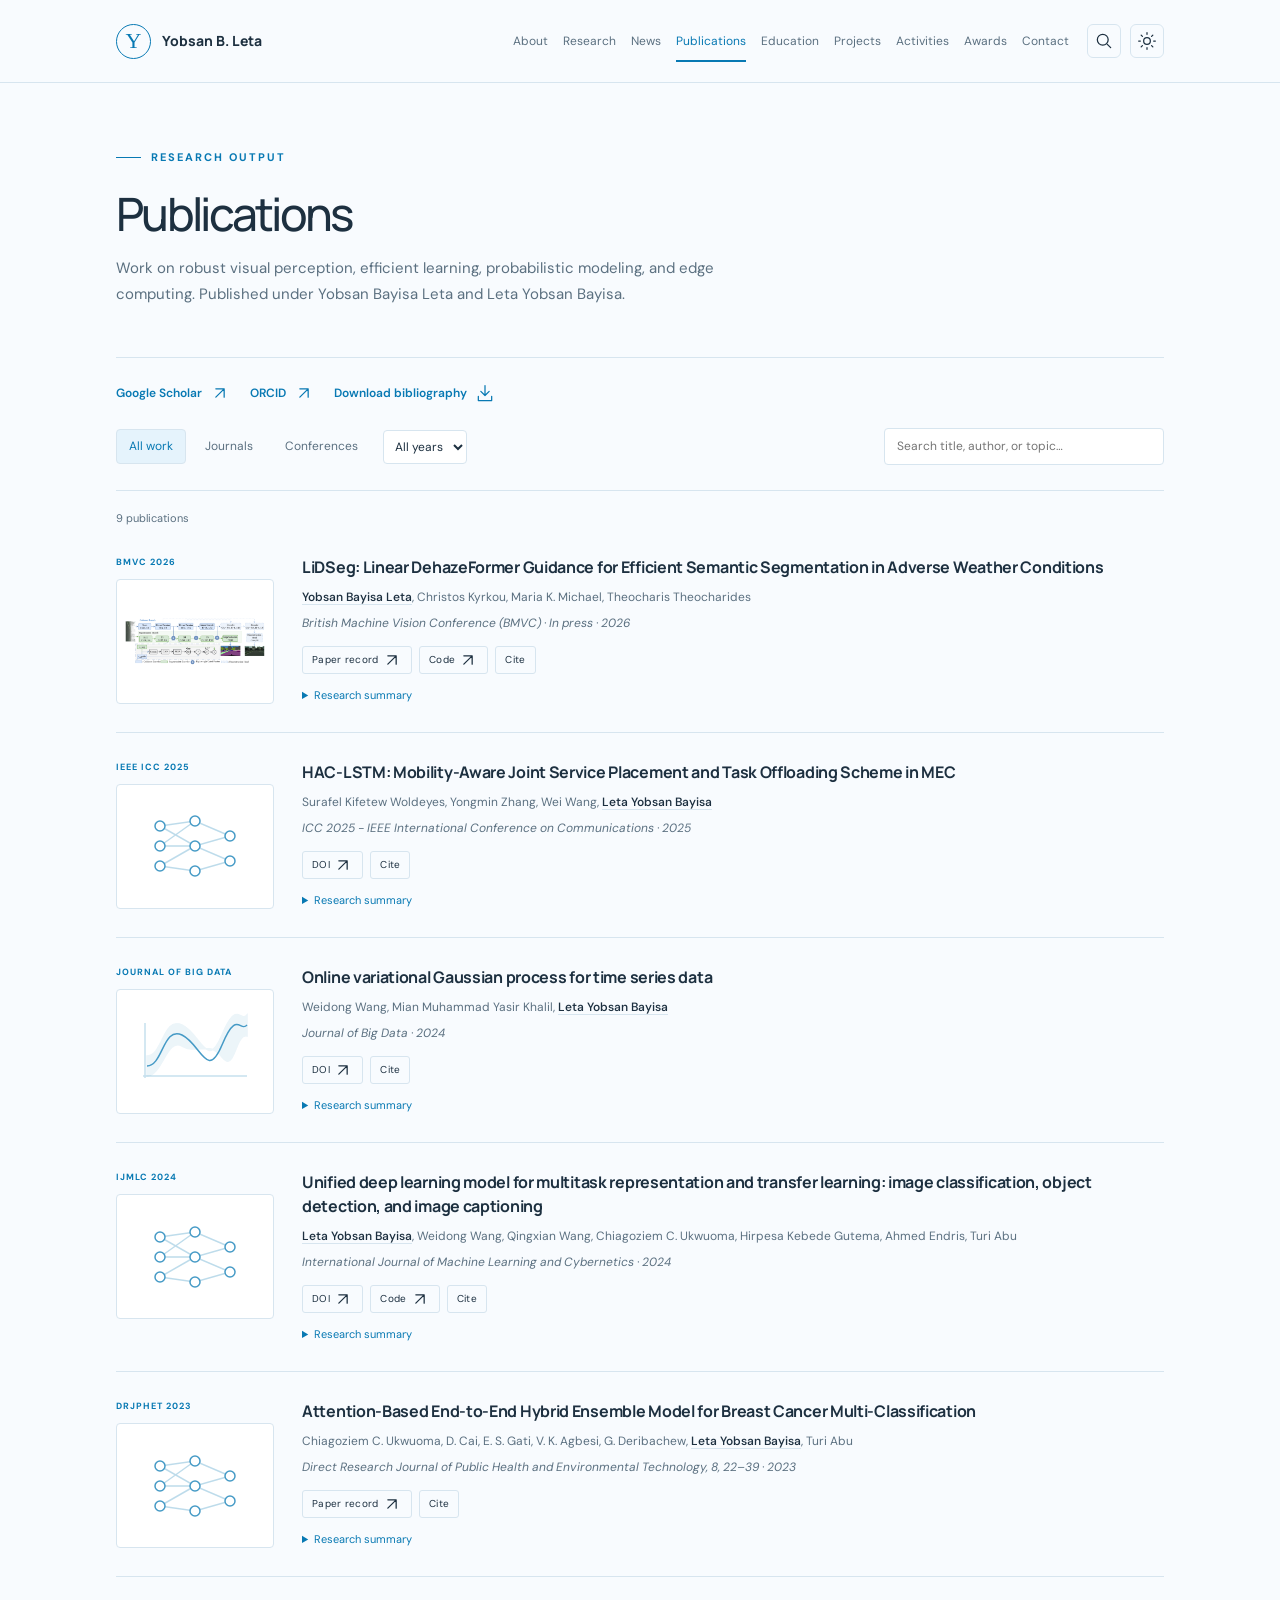
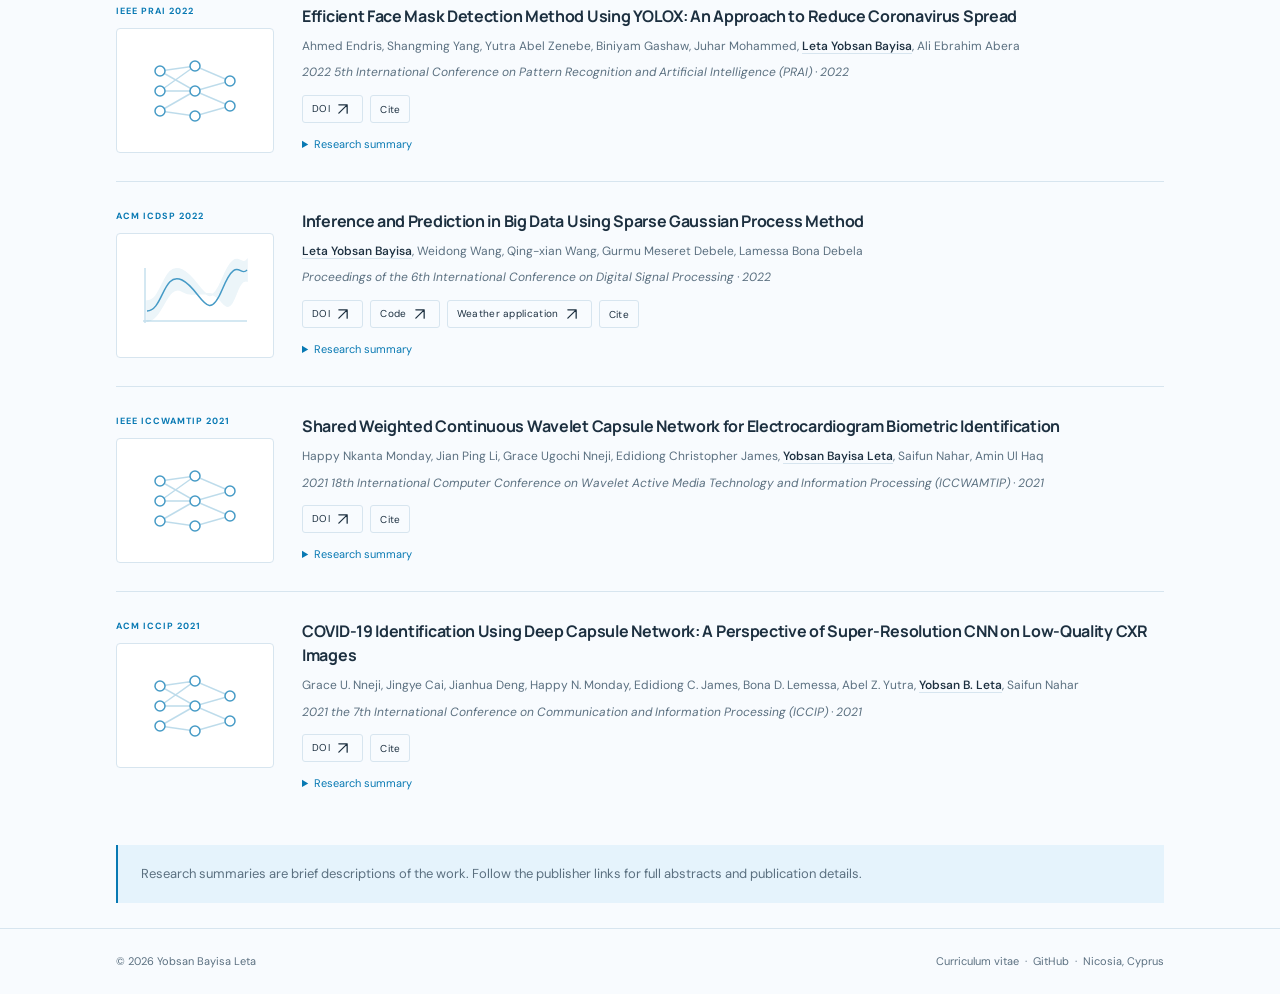
<file: publications.html>
<!doctype html>
<html lang="en"><head><meta charset="utf-8"><meta name="viewport" content="width=device-width,initial-scale=1"><title>Yobsan Bayisa Leta — Publications</title><meta name="description" content="Yobsan Bayisa Leta — PhD Student / MSCA Doctoral Researcher at University of Cyprus. Robust Edge AI, Computer Vision, Neural Architecture Search"><meta name="author" content="Yobsan Bayisa Leta"><meta name="theme-color" content="#0879b3"><link rel="canonical" href="https://yobsan.pages.dev/publications.html"><meta property="og:type" content="website"><meta property="og:title" content="Yobsan Bayisa Leta — Publications"><meta property="og:description" content="Yobsan Bayisa Leta — PhD Student / MSCA Doctoral Researcher at University of Cyprus. Robust Edge AI, Computer Vision, Neural Architecture Search"><meta property="og:url" content="https://yobsan.pages.dev/publications.html"><meta property="og:image" content="https://yobsan.pages.dev/assets/social-card.png"><meta name="twitter:card" content="summary_large_image"><link rel="icon" type="image/svg+xml" href="assets/favicon.svg"><link rel="stylesheet" href="assets/style.css"><link rel="stylesheet" href="assets/custom.css"><script>try{document.documentElement.dataset.theme=localStorage.getItem('theme')||(matchMedia('(prefers-color-scheme:dark)').matches?'dark':'light')}catch{}</script><script type="application/ld+json">{"@context": "https://schema.org", "@type": "Person", "name": "Yobsan Bayisa Leta", "alternateName": "Leta Yobsan Bayisa", "url": "https://yobsan.pages.dev", "image": "https://yobsan.pages.dev/assets/portrait.jpg", "jobTitle": "PhD Student / MSCA Doctoral Researcher", "affiliation": {"@type": "Organization", "name": "University of Cyprus"}, "sameAs": ["https://github.com/yobsanb", "https://orcid.org/0000-0001-9939-9821", "https://scholar.google.com/citations?user=TWK_rDwAAAAJ&hl=en", "https://www.linkedin.com/in/leta-yobsan-bayisa/", "https://www.kios.ucy.ac.cy/people/yobsan-bayisa-leta/"]}</script><script src="assets/app.js" defer></script></head><body>
<a href="#main" class="skip">Skip to content</a><header class="header"><div class="wrap header-inner"><a class="brand" href="index.html" aria-label="Yobsan Bayisa Leta homepage"><span class="monogram">Y</span><span class="brand-name">Yobsan B. Leta</span></a><nav id="main-nav" class="nav" aria-label="Main navigation"><a href="index.html">About</a><a href="research.html">Research</a><a href="news.html">News</a><a href="publications.html" aria-current="page">Publications</a><a href="education.html">Education</a><a href="projects.html">Projects</a><a href="activities.html">Activities</a><a href="awards.html">Awards</a><a href="contact.html">Contact</a></nav><div class="nav-tools"><button id="search-toggle" class="icon-button" aria-label="Search site" title="Search (Ctrl K)"><svg viewBox="0 0 24 24" fill="none" stroke="currentColor" stroke-width="1.5" stroke-linecap="round" stroke-linejoin="round" aria-hidden="true"><circle cx="10.5" cy="10.5" r="6.5"/><path d="m16 16 4 4"/></svg></button><button id="theme-toggle" class="icon-button" aria-label="Change color theme"><svg viewBox="0 0 24 24" fill="none" stroke="currentColor" stroke-width="1.5" stroke-linecap="round" stroke-linejoin="round" aria-hidden="true"><circle cx="12" cy="12" r="4"/><path d="M12 2v2m0 16v2M2 12h2m16 0h2M5 5l1.5 1.5m11 11L19 19M5 19l1.5-1.5m11-11L19 5"/></svg></button><button id="menu-toggle" class="icon-button menu-toggle" aria-label="Toggle navigation" aria-controls="main-nav" aria-expanded="false"><svg viewBox="0 0 24 24" fill="none" stroke="currentColor" stroke-width="1.5" stroke-linecap="round" stroke-linejoin="round" aria-hidden="true"><path d="M4 6h16M4 12h16M4 18h16"/></svg></button></div></div><div class="reading-progress" aria-hidden="true"></div></header>
<main id="main" class="wrap"><div class="page-intro"><div class="eyebrow">Research output</div><h1>Publications</h1><p>Work on robust visual perception, efficient learning, probabilistic modeling, and edge computing. Published under Yobsan Bayisa Leta and Leta Yobsan Bayisa.</p></div><div class="actions"><a href="https://scholar.google.com/citations?user=TWK_rDwAAAAJ&amp;hl=en" class="text-link">Google Scholar <svg viewBox="0 0 24 24" fill="none" stroke="currentColor" stroke-width="1.5" stroke-linecap="round" stroke-linejoin="round" aria-hidden="true"><path d="M7 17 17 7M7 7h10v10"/></svg></a><a href="https://orcid.org/0000-0001-9939-9821" class="text-link">ORCID <svg viewBox="0 0 24 24" fill="none" stroke="currentColor" stroke-width="1.5" stroke-linecap="round" stroke-linejoin="round" aria-hidden="true"><path d="M7 17 17 7M7 7h10v10"/></svg></a><a href="publications.bib" class="text-link">Download bibliography <svg viewBox="0 0 24 24" fill="none" stroke="currentColor" stroke-width="1.5" stroke-linecap="round" stroke-linejoin="round" aria-hidden="true"><path d="M12 3v12m-5-5 5 5 5-5M4 16v5h16v-5"/></svg></a></div><div class="filters"><div class="filter-tabs" role="group" aria-label="Publication type"><button data-filter="all" aria-pressed="true">All work</button><button data-filter="journal" aria-pressed="false">Journals</button><button data-filter="conference" aria-pressed="false">Conferences</button></div><label class="sr-only" for="publication-year">Publication year</label><select id="publication-year" class="filter-year"><option value="">All years</option><option>2026</option><option>2025</option><option>2024</option><option>2023</option><option>2022</option><option>2021</option></select><label class="sr-only" for="publication-search">Search publications</label><input type="search" id="publication-search" class="filter-search" placeholder="Search title, author, or topic…"></div><p id="result-count" class="result-count" aria-live="polite">9 publications</p><div class="publication-list"><article class="pub" id="lidseg" data-type="conference" data-year="2026">
      <div class="pub-side"><span class="pub-badge">BMVC 2026</span><div class="pub-visual"><button class="zoom-button" data-zoom="assets/lidseg.png" data-alt="LiDSeg: Linear DehazeFormer Guidance for Efficient Semantic Segmentation in Adverse Weather Conditions" aria-label="Enlarge publication image"><img src="assets/lidseg.png" alt="LiDSeg: Linear DehazeFormer Guidance for Efficient Semantic Segmentation in Adverse Weather Conditions" width="158" height="125" loading="lazy"></button></div></div>
      <div><h3><a href="https://github.com/yobsanb/LiDSeg">LiDSeg: Linear DehazeFormer Guidance for Efficient Semantic Segmentation in Adverse Weather Conditions</a></h3><p class="authors"><strong>Yobsan Bayisa Leta</strong>, Christos Kyrkou, Maria K. Michael, Theocharis Theocharides</p><p class="venue">British Machine Vision Conference (BMVC) · In press · 2026</p><div class="pub-links"><a href="https://github.com/yobsanb/LiDSeg" class="small-button">Paper record <svg viewBox="0 0 24 24" fill="none" stroke="currentColor" stroke-width="1.5" stroke-linecap="round" stroke-linejoin="round" aria-hidden="true"><path d="M7 17 17 7M7 7h10v10"/></svg></a><a href="https://github.com/yobsanb/LiDSeg" class="small-button">Code <svg viewBox="0 0 24 24" fill="none" stroke="currentColor" stroke-width="1.5" stroke-linecap="round" stroke-linejoin="round" aria-hidden="true"><path d="M7 17 17 7M7 7h10v10"/></svg></a><button class="small-button" data-cite="@inproceedings{leta2026lidseg,
  title = {LiDSeg: Linear DehazeFormer Guidance for Efficient Semantic Segmentation in Adverse Weather Conditions},
  author = {Yobsan Bayisa Leta and Christos Kyrkou and Maria K. Michael and Theocharis Theocharides},
  booktitle = {British Machine Vision Conference (BMVC) · In press},
  year = {2026},
  url = {https://github.com/yobsanb/LiDSeg}
}">Cite</button></div><details><summary>Research summary</summary><p>LiDSeg adds a lightweight guidance encoder to semantic segmentation models for adverse weather. Auxiliary image reconstruction supports training; at inference, the reconstruction decoder is removed while the guidance encoder and gated fusion remain. The framework supports multiple segmentation backbones and evaluation across fog, rain, snow, and night conditions.</p></details></div></article><article class="pub" id="hac-lstm" data-type="conference" data-year="2025">
      <div class="pub-side"><span class="pub-badge">IEEE ICC 2025</span><div class="pub-visual"><svg class="diagram" viewBox="0 0 120 80" fill="none" stroke="currentColor" stroke-width="1.5" style="color:var(--accent)" aria-hidden="true"><path d="M25 20 60 15 95 30M25 20 60 40 95 30M25 40 60 15M25 40 60 40 95 55M25 60 60 40M25 60 60 65 95 55" opacity=".35"/><circle cx="25" cy="20" r="5" fill="var(--surface)"/><circle cx="25" cy="40" r="5" fill="var(--surface)"/><circle cx="25" cy="60" r="5" fill="var(--surface)"/><circle cx="60" cy="15" r="5" fill="var(--surface)"/><circle cx="60" cy="40" r="5" fill="var(--surface)"/><circle cx="60" cy="65" r="5" fill="var(--surface)"/><circle cx="95" cy="30" r="5" fill="var(--surface)"/><circle cx="95" cy="55" r="5" fill="var(--surface)"/></svg></div></div>
      <div><h3><a href="https://doi.org/10.1109/icc52391.2025.11161941">HAC-LSTM: Mobility-Aware Joint Service Placement and Task Offloading Scheme in MEC</a></h3><p class="authors">Surafel Kifetew Woldeyes, Yongmin Zhang, Wei Wang, <strong>Leta Yobsan Bayisa</strong></p><p class="venue">ICC 2025 - IEEE International Conference on Communications · 2025</p><div class="pub-links"><a href="https://doi.org/10.1109/icc52391.2025.11161941" class="small-button">DOI <svg viewBox="0 0 24 24" fill="none" stroke="currentColor" stroke-width="1.5" stroke-linecap="round" stroke-linejoin="round" aria-hidden="true"><path d="M7 17 17 7M7 7h10v10"/></svg></a><button class="small-button" data-cite="@inproceedings{leta2025haclstm,
  title = {HAC-LSTM: Mobility-Aware Joint Service Placement and Task Offloading Scheme in MEC},
  author = {Surafel Kifetew Woldeyes and Yongmin Zhang and Wei Wang and Leta Yobsan Bayisa},
  booktitle = {ICC 2025 - IEEE International Conference on Communications},
  year = {2025},
  doi = {10.1109/icc52391.2025.11161941}
}">Cite</button></div><details><summary>Research summary</summary><p>A mobility-aware approach to joint service placement and task offloading in mobile edge computing. This work studies how service decisions can account for changing mobility patterns.</p></details></div></article><article class="pub" id="online-gp" data-type="journal" data-year="2024">
      <div class="pub-side"><span class="pub-badge">Journal of Big Data</span><div class="pub-visual"><svg class="diagram" viewBox="0 0 120 80" fill="none" stroke="currentColor" stroke-width="1.5" style="color:var(--accent)" aria-hidden="true"><path d="M8 65H112M10 12V67" opacity=".3"/><path d="M12 55C28 55 28 15 47 24S72 70 87 34s18-12 25-20"/><path d="M12 45C28 45 28 5 47 14S72 60 87 24s18-12 25-20L112 25C100 22 100 63 87 46S62 44 47 35 27 65 12 65Z" fill="currentColor" opacity=".1"/></svg></div></div>
      <div><h3><a href="https://doi.org/10.1186/s40537-024-01005-5">Online variational Gaussian process for time series data</a></h3><p class="authors">Weidong Wang, Mian Muhammad Yasir Khalil, <strong>Leta Yobsan Bayisa</strong></p><p class="venue">Journal of Big Data · 2024</p><div class="pub-links"><a href="https://doi.org/10.1186/s40537-024-01005-5" class="small-button">DOI <svg viewBox="0 0 24 24" fill="none" stroke="currentColor" stroke-width="1.5" stroke-linecap="round" stroke-linejoin="round" aria-hidden="true"><path d="M7 17 17 7M7 7h10v10"/></svg></a><button class="small-button" data-cite="@article{leta2024onlinegp,
  title = {Online variational Gaussian process for time series data},
  author = {Weidong Wang and Mian Muhammad Yasir Khalil and Leta Yobsan Bayisa},
  journal = {Journal of Big Data},
  year = {2024},
  doi = {10.1186/s40537-024-01005-5}
}">Cite</button></div><details><summary>Research summary</summary><p>Research on online variational Gaussian processes for time-series data, extending probabilistic modeling to observations that arrive over time.</p></details></div></article><article class="pub" id="multitask" data-type="journal" data-year="2024">
      <div class="pub-side"><span class="pub-badge">IJMLC 2024</span><div class="pub-visual"><svg class="diagram" viewBox="0 0 120 80" fill="none" stroke="currentColor" stroke-width="1.5" style="color:var(--accent)" aria-hidden="true"><path d="M25 20 60 15 95 30M25 20 60 40 95 30M25 40 60 15M25 40 60 40 95 55M25 60 60 40M25 60 60 65 95 55" opacity=".35"/><circle cx="25" cy="20" r="5" fill="var(--surface)"/><circle cx="25" cy="40" r="5" fill="var(--surface)"/><circle cx="25" cy="60" r="5" fill="var(--surface)"/><circle cx="60" cy="15" r="5" fill="var(--surface)"/><circle cx="60" cy="40" r="5" fill="var(--surface)"/><circle cx="60" cy="65" r="5" fill="var(--surface)"/><circle cx="95" cy="30" r="5" fill="var(--surface)"/><circle cx="95" cy="55" r="5" fill="var(--surface)"/></svg></div></div>
      <div><h3><a href="https://doi.org/10.1007/s13042-024-02177-5">Unified deep learning model for multitask representation and transfer learning: image classification, object detection, and image captioning</a></h3><p class="authors"><strong>Leta Yobsan Bayisa</strong>, Weidong Wang, Qingxian Wang, Chiagoziem C. Ukwuoma, Hirpesa Kebede Gutema, Ahmed Endris, Turi Abu</p><p class="venue">International Journal of Machine Learning and Cybernetics · 2024</p><div class="pub-links"><a href="https://doi.org/10.1007/s13042-024-02177-5" class="small-button">DOI <svg viewBox="0 0 24 24" fill="none" stroke="currentColor" stroke-width="1.5" stroke-linecap="round" stroke-linejoin="round" aria-hidden="true"><path d="M7 17 17 7M7 7h10v10"/></svg></a><a href="https://github.com/yobsanb/Unified-Multitask-Representation-and-Transfer-Learning" class="small-button">Code <svg viewBox="0 0 24 24" fill="none" stroke="currentColor" stroke-width="1.5" stroke-linecap="round" stroke-linejoin="round" aria-hidden="true"><path d="M7 17 17 7M7 7h10v10"/></svg></a><button class="small-button" data-cite="@article{leta2024multitask,
  title = {Unified deep learning model for multitask representation and transfer learning: image classification, object detection, and image captioning},
  author = {Leta Yobsan Bayisa and Weidong Wang and Qingxian Wang and Chiagoziem C. Ukwuoma and Hirpesa Kebede Gutema and Ahmed Endris and Turi Abu},
  journal = {International Journal of Machine Learning and Cybernetics},
  year = {2024},
  doi = {10.1007/s13042-024-02177-5}
}">Cite</button></div><details><summary>Research summary</summary><p>A shared deep learning framework for image classification, object detection, and image captioning. The work explores multitask representations and transfer learning across visual and language tasks.</p></details></div></article><article class="pub" id="breast-cancer" data-type="journal" data-year="2023">
      <div class="pub-side"><span class="pub-badge">DRJPHET 2023</span><div class="pub-visual"><svg class="diagram" viewBox="0 0 120 80" fill="none" stroke="currentColor" stroke-width="1.5" style="color:var(--accent)" aria-hidden="true"><path d="M25 20 60 15 95 30M25 20 60 40 95 30M25 40 60 15M25 40 60 40 95 55M25 60 60 40M25 60 60 65 95 55" opacity=".35"/><circle cx="25" cy="20" r="5" fill="var(--surface)"/><circle cx="25" cy="40" r="5" fill="var(--surface)"/><circle cx="25" cy="60" r="5" fill="var(--surface)"/><circle cx="60" cy="15" r="5" fill="var(--surface)"/><circle cx="60" cy="40" r="5" fill="var(--surface)"/><circle cx="60" cy="65" r="5" fill="var(--surface)"/><circle cx="95" cy="30" r="5" fill="var(--surface)"/><circle cx="95" cy="55" r="5" fill="var(--surface)"/></svg></div></div>
      <div><h3><a href="https://directresearchpublisher.org/drjphet/abstract/attention-based-end-to-end-hybrid-ensemble-model-for-breast-cancer-multi-classification/">Attention-Based End-to-End Hybrid Ensemble Model for Breast Cancer Multi-Classification</a></h3><p class="authors">Chiagoziem C. Ukwuoma, D. Cai, E. S. Gati, V. K. Agbesi, G. Deribachew, <strong>Leta Yobsan Bayisa</strong>, Turi Abu</p><p class="venue">Direct Research Journal of Public Health and Environmental Technology, 8, 22–39 · 2023</p><div class="pub-links"><a href="https://directresearchpublisher.org/drjphet/abstract/attention-based-end-to-end-hybrid-ensemble-model-for-breast-cancer-multi-classification/" class="small-button">Paper record <svg viewBox="0 0 24 24" fill="none" stroke="currentColor" stroke-width="1.5" stroke-linecap="round" stroke-linejoin="round" aria-hidden="true"><path d="M7 17 17 7M7 7h10v10"/></svg></a><button class="small-button" data-cite="@article{leta2023breastcancer,
  title = {Attention-Based End-to-End Hybrid Ensemble Model for Breast Cancer Multi-Classification},
  author = {Chiagoziem C. Ukwuoma and D. Cai and E. S. Gati and V. K. Agbesi and G. Deribachew and Leta Yobsan Bayisa and Turi Abu},
  journal = {Direct Research Journal of Public Health and Environmental Technology, 8, 22–39},
  year = {2023},
  url = {https://directresearchpublisher.org/drjphet/abstract/attention-based-end-to-end-hybrid-ensemble-model-for-breast-cancer-multi-classification/}
}">Cite</button></div><details><summary>Research summary</summary><p>An attention-based hybrid ensemble approach to breast-cancer image classification. Listed in my ORCID research record.</p></details></div></article><article class="pub" id="yolox" data-type="conference" data-year="2022">
      <div class="pub-side"><span class="pub-badge">IEEE PRAI 2022</span><div class="pub-visual"><svg class="diagram" viewBox="0 0 120 80" fill="none" stroke="currentColor" stroke-width="1.5" style="color:var(--accent)" aria-hidden="true"><path d="M25 20 60 15 95 30M25 20 60 40 95 30M25 40 60 15M25 40 60 40 95 55M25 60 60 40M25 60 60 65 95 55" opacity=".35"/><circle cx="25" cy="20" r="5" fill="var(--surface)"/><circle cx="25" cy="40" r="5" fill="var(--surface)"/><circle cx="25" cy="60" r="5" fill="var(--surface)"/><circle cx="60" cy="15" r="5" fill="var(--surface)"/><circle cx="60" cy="40" r="5" fill="var(--surface)"/><circle cx="60" cy="65" r="5" fill="var(--surface)"/><circle cx="95" cy="30" r="5" fill="var(--surface)"/><circle cx="95" cy="55" r="5" fill="var(--surface)"/></svg></div></div>
      <div><h3><a href="https://doi.org/10.1109/prai55851.2022.9904262">Efficient Face Mask Detection Method Using YOLOX: An Approach to Reduce Coronavirus Spread</a></h3><p class="authors">Ahmed Endris, Shangming Yang, Yutra Abel Zenebe, Biniyam Gashaw, Juhar Mohammed, <strong>Leta Yobsan Bayisa</strong>, Ali Ebrahim Abera</p><p class="venue">2022 5th International Conference on Pattern Recognition and Artificial Intelligence (PRAI) · 2022</p><div class="pub-links"><a href="https://doi.org/10.1109/prai55851.2022.9904262" class="small-button">DOI <svg viewBox="0 0 24 24" fill="none" stroke="currentColor" stroke-width="1.5" stroke-linecap="round" stroke-linejoin="round" aria-hidden="true"><path d="M7 17 17 7M7 7h10v10"/></svg></a><button class="small-button" data-cite="@inproceedings{leta2022yolox,
  title = {Efficient Face Mask Detection Method Using YOLOX: An Approach to Reduce Coronavirus Spread},
  author = {Ahmed Endris and Shangming Yang and Yutra Abel Zenebe and Biniyam Gashaw and Juhar Mohammed and Leta Yobsan Bayisa and Ali Ebrahim Abera},
  booktitle = {2022 5th International Conference on Pattern Recognition and Artificial Intelligence (PRAI)},
  year = {2022},
  doi = {10.1109/prai55851.2022.9904262}
}">Cite</button></div><details><summary>Research summary</summary><p>Application of YOLOX to face-mask detection, exploring efficient object detection in a public-health setting.</p></details></div></article><article class="pub" id="sparse-gp" data-type="conference" data-year="2022">
      <div class="pub-side"><span class="pub-badge">ACM ICDSP 2022</span><div class="pub-visual"><svg class="diagram" viewBox="0 0 120 80" fill="none" stroke="currentColor" stroke-width="1.5" style="color:var(--accent)" aria-hidden="true"><path d="M8 65H112M10 12V67" opacity=".3"/><path d="M12 55C28 55 28 15 47 24S72 70 87 34s18-12 25-20"/><path d="M12 45C28 45 28 5 47 14S72 60 87 24s18-12 25-20L112 25C100 22 100 63 87 46S62 44 47 35 27 65 12 65Z" fill="currentColor" opacity=".1"/></svg></div></div>
      <div><h3><a href="https://doi.org/10.1145/3529570.3529580">Inference and Prediction in Big Data Using Sparse Gaussian Process Method</a></h3><p class="authors"><strong>Leta Yobsan Bayisa</strong>, Weidong Wang, Qing-xian Wang, Gurmu Meseret Debele, Lamessa Bona Debela</p><p class="venue">Proceedings of the 6th International Conference on Digital Signal Processing · 2022</p><div class="pub-links"><a href="https://doi.org/10.1145/3529570.3529580" class="small-button">DOI <svg viewBox="0 0 24 24" fill="none" stroke="currentColor" stroke-width="1.5" stroke-linecap="round" stroke-linejoin="round" aria-hidden="true"><path d="M7 17 17 7M7 7h10v10"/></svg></a><a href="https://github.com/yobsanb/Sparse-Pseudo-Input-GP-SPGP-Regression" class="small-button">Code <svg viewBox="0 0 24 24" fill="none" stroke="currentColor" stroke-width="1.5" stroke-linecap="round" stroke-linejoin="round" aria-hidden="true"><path d="M7 17 17 7M7 7h10v10"/></svg></a><a href="https://github.com/yobsanb/Weather-prediction-web-based-application" class="small-button">Weather application <svg viewBox="0 0 24 24" fill="none" stroke="currentColor" stroke-width="1.5" stroke-linecap="round" stroke-linejoin="round" aria-hidden="true"><path d="M7 17 17 7M7 7h10v10"/></svg></a><button class="small-button" data-cite="@inproceedings{leta2022sparsegp,
  title = {Inference and Prediction in Big Data Using Sparse Gaussian Process Method},
  author = {Leta Yobsan Bayisa and Weidong Wang and Qing-xian Wang and Gurmu Meseret Debele and Lamessa Bona Debela},
  booktitle = {Proceedings of the 6th International Conference on Digital Signal Processing},
  year = {2022},
  doi = {10.1145/3529570.3529580}
}">Cite</button></div><details><summary>Research summary</summary><p>Sparse Gaussian process regression for inference and prediction on large datasets. The project investigates pseudo-inputs and kernel combinations, with experiments on weather data.</p></details></div></article><article class="pub" id="ecg" data-type="conference" data-year="2021">
      <div class="pub-side"><span class="pub-badge">IEEE ICCWAMTIP 2021</span><div class="pub-visual"><svg class="diagram" viewBox="0 0 120 80" fill="none" stroke="currentColor" stroke-width="1.5" style="color:var(--accent)" aria-hidden="true"><path d="M25 20 60 15 95 30M25 20 60 40 95 30M25 40 60 15M25 40 60 40 95 55M25 60 60 40M25 60 60 65 95 55" opacity=".35"/><circle cx="25" cy="20" r="5" fill="var(--surface)"/><circle cx="25" cy="40" r="5" fill="var(--surface)"/><circle cx="25" cy="60" r="5" fill="var(--surface)"/><circle cx="60" cy="15" r="5" fill="var(--surface)"/><circle cx="60" cy="40" r="5" fill="var(--surface)"/><circle cx="60" cy="65" r="5" fill="var(--surface)"/><circle cx="95" cy="30" r="5" fill="var(--surface)"/><circle cx="95" cy="55" r="5" fill="var(--surface)"/></svg></div></div>
      <div><h3><a href="https://doi.org/10.1109/iccwamtip53232.2021.9674078">Shared Weighted Continuous Wavelet Capsule Network for Electrocardiogram Biometric Identification</a></h3><p class="authors">Happy Nkanta Monday, Jian Ping Li, Grace Ugochi Nneji, Edidiong Christopher James, <strong>Yobsan Bayisa Leta</strong>, Saifun Nahar, Amin Ul Haq</p><p class="venue">2021 18th International Computer Conference on Wavelet Active Media Technology and Information Processing (ICCWAMTIP) · 2021</p><div class="pub-links"><a href="https://doi.org/10.1109/iccwamtip53232.2021.9674078" class="small-button">DOI <svg viewBox="0 0 24 24" fill="none" stroke="currentColor" stroke-width="1.5" stroke-linecap="round" stroke-linejoin="round" aria-hidden="true"><path d="M7 17 17 7M7 7h10v10"/></svg></a><button class="small-button" data-cite="@inproceedings{leta2021ecg,
  title = {Shared Weighted Continuous Wavelet Capsule Network for Electrocardiogram Biometric Identification},
  author = {Happy Nkanta Monday and Jian Ping Li and Grace Ugochi Nneji and Edidiong Christopher James and Yobsan Bayisa Leta and Saifun Nahar and Amin Ul Haq},
  booktitle = {2021 18th International Computer Conference on Wavelet Active Media Technology and Information Processing (ICCWAMTIP)},
  year = {2021},
  doi = {10.1109/iccwamtip53232.2021.9674078}
}">Cite</button></div><details><summary>Research summary</summary><p>A continuous wavelet and capsule-network approach to biometric identification from electrocardiogram signals.</p></details></div></article><article class="pub" id="cxr" data-type="conference" data-year="2021">
      <div class="pub-side"><span class="pub-badge">ACM ICCIP 2021</span><div class="pub-visual"><svg class="diagram" viewBox="0 0 120 80" fill="none" stroke="currentColor" stroke-width="1.5" style="color:var(--accent)" aria-hidden="true"><path d="M25 20 60 15 95 30M25 20 60 40 95 30M25 40 60 15M25 40 60 40 95 55M25 60 60 40M25 60 60 65 95 55" opacity=".35"/><circle cx="25" cy="20" r="5" fill="var(--surface)"/><circle cx="25" cy="40" r="5" fill="var(--surface)"/><circle cx="25" cy="60" r="5" fill="var(--surface)"/><circle cx="60" cy="15" r="5" fill="var(--surface)"/><circle cx="60" cy="40" r="5" fill="var(--surface)"/><circle cx="60" cy="65" r="5" fill="var(--surface)"/><circle cx="95" cy="30" r="5" fill="var(--surface)"/><circle cx="95" cy="55" r="5" fill="var(--surface)"/></svg></div></div>
      <div><h3><a href="https://doi.org/10.1145/3507971.3507989">COVID-19 Identification Using Deep Capsule Network: A Perspective of Super-Resolution CNN on Low-Quality CXR Images</a></h3><p class="authors">Grace U. Nneji, Jingye Cai, Jianhua Deng, Happy N. Monday, Edidiong C. James, Bona D. Lemessa, Abel Z. Yutra, <strong>Yobsan B. Leta</strong>, Saifun Nahar</p><p class="venue">2021 the 7th International Conference on Communication and Information Processing (ICCIP) · 2021</p><div class="pub-links"><a href="https://doi.org/10.1145/3507971.3507989" class="small-button">DOI <svg viewBox="0 0 24 24" fill="none" stroke="currentColor" stroke-width="1.5" stroke-linecap="round" stroke-linejoin="round" aria-hidden="true"><path d="M7 17 17 7M7 7h10v10"/></svg></a><button class="small-button" data-cite="@inproceedings{leta2021cxr,
  title = {COVID-19 Identification Using Deep Capsule Network: A Perspective of Super-Resolution CNN on Low-Quality CXR Images},
  author = {Grace U. Nneji and Jingye Cai and Jianhua Deng and Happy N. Monday and Edidiong C. James and Bona D. Lemessa and Abel Z. Yutra and Yobsan B. Leta and Saifun Nahar},
  booktitle = {2021 the 7th International Conference on Communication and Information Processing (ICCIP)},
  year = {2021},
  doi = {10.1145/3507971.3507989}
}">Cite</button></div><details><summary>Research summary</summary><p>Research combining super-resolution convolutional processing and capsule networks for COVID-19 identification in low-quality chest X-ray images.</p></details></div></article></div><p id="no-publications" class="empty" hidden>No publications match these filters. Try another year or search term.</p><p class="note">Research summaries are brief descriptions of the work. Follow the publisher links for full abstracts and publication details.</p></main><footer class="footer"><div class="wrap footer-inner"><span>© 2026 Yobsan Bayisa Leta</span><span><a href="cv.html">Curriculum vitae</a> &nbsp;·&nbsp; <a href="https://github.com/yobsanb">GitHub</a> &nbsp;·&nbsp; Nicosia, Cyprus</span></div></footer><button id="back-top" class="back-top" aria-label="Back to top" hidden><svg viewBox="0 0 24 24" fill="none" stroke="currentColor" stroke-width="1.5" stroke-linecap="round" stroke-linejoin="round" aria-hidden="true"><path d="M12 20V4m-6 6 6-6 6 6"/></svg></button>
<dialog id="search-dialog" aria-label="Search this site"><div class="dialog-top"><svg viewBox="0 0 24 24" fill="none" stroke="currentColor" stroke-width="1.5" stroke-linecap="round" stroke-linejoin="round" aria-hidden="true"><circle cx="10.5" cy="10.5" r="6.5"/><path d="m16 16 4 4"/></svg><label class="sr-only" for="site-search">Search the website</label><input id="site-search" type="search" placeholder="Search research, publications, and more…" autocomplete="off"><button class="icon-button" data-close aria-label="Close search"><svg viewBox="0 0 24 24" fill="none" stroke="currentColor" stroke-width="1.5" stroke-linecap="round" stroke-linejoin="round" aria-hidden="true"><path d="m6 6 12 12M6 18 18 6"/></svg></button></div><div id="search-results" class="search-results" aria-live="polite"></div><div class="dialog-foot"><kbd>↑</kbd> <kbd>↓</kbd> to navigate &nbsp; <kbd>Enter</kbd> to open &nbsp; <kbd>Esc</kbd> to close</div></dialog>
<dialog id="citation-dialog" aria-labelledby="citation-title"><div class="dialog-top"><h2 id="citation-title">Cite this publication</h2><button class="icon-button" data-close aria-label="Close citation"><svg viewBox="0 0 24 24" fill="none" stroke="currentColor" stroke-width="1.5" stroke-linecap="round" stroke-linejoin="round" aria-hidden="true"><path d="m6 6 12 12M6 18 18 6"/></svg></button></div><div class="citation-content"><pre id="citation-text"></pre><button id="copy-citation" class="button primary">Copy BibTeX</button></div></dialog>
<dialog id="image-dialog" class="image-dialog" aria-label="Image preview"><button class="icon-button" data-close aria-label="Close image"><svg viewBox="0 0 24 24" fill="none" stroke="currentColor" stroke-width="1.5" stroke-linecap="round" stroke-linejoin="round" aria-hidden="true"><path d="m6 6 12 12M6 18 18 6"/></svg></button><img id="zoom-image" alt="Research figure"></dialog><div id="toast" class="toast" role="status" hidden></div>
</body></html>
</file>
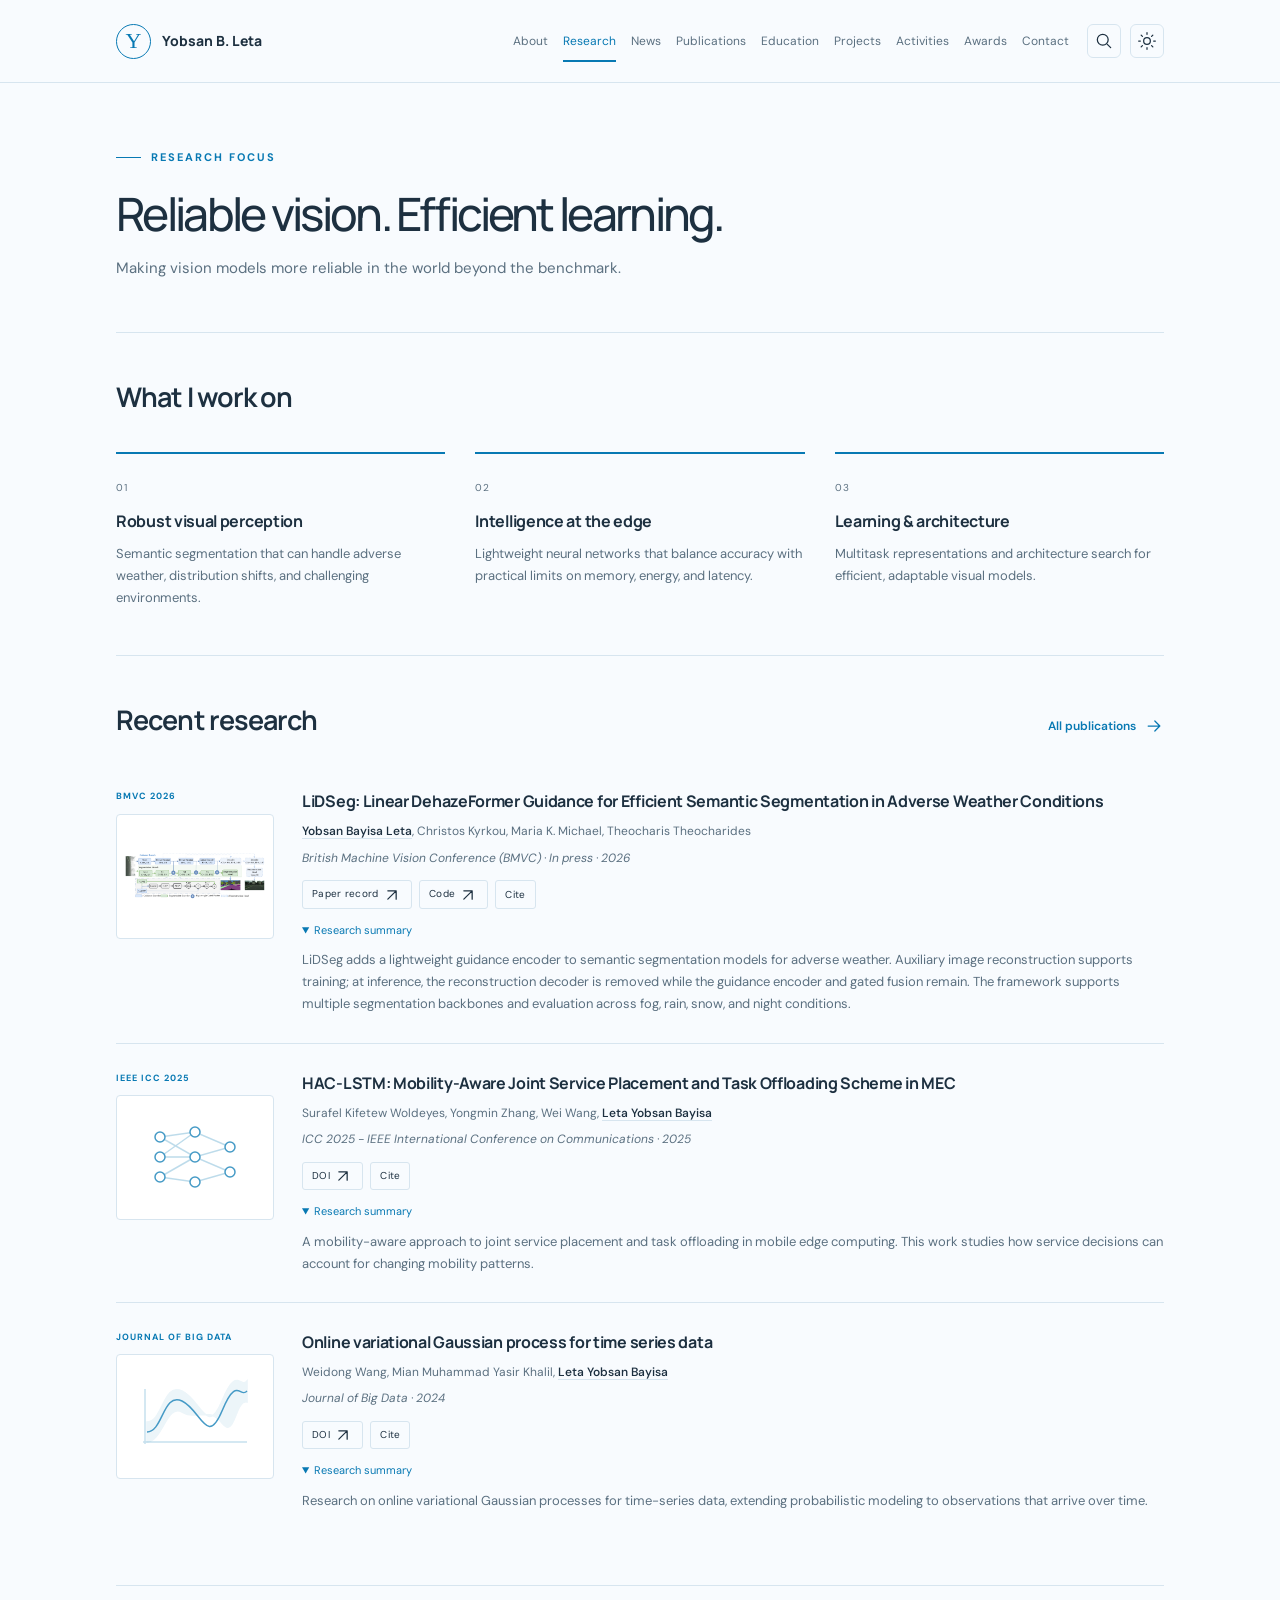
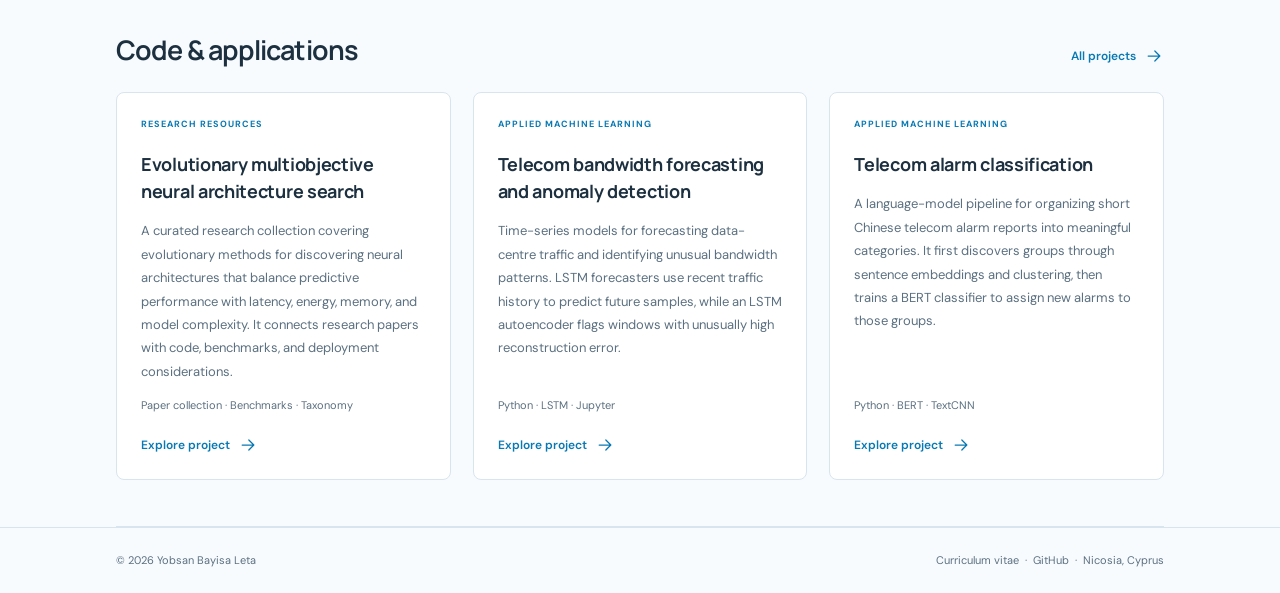
<file: research.html>
<!doctype html>
<html lang="en"><head><meta charset="utf-8"><meta name="viewport" content="width=device-width,initial-scale=1"><title>Yobsan Bayisa Leta — Research</title><meta name="description" content="Yobsan Bayisa Leta — PhD Student / MSCA Doctoral Researcher at University of Cyprus. Robust Edge AI, Computer Vision, Neural Architecture Search"><meta name="author" content="Yobsan Bayisa Leta"><meta name="theme-color" content="#0879b3"><link rel="canonical" href="https://yobsan.pages.dev/research.html"><meta property="og:type" content="website"><meta property="og:title" content="Yobsan Bayisa Leta — Research"><meta property="og:description" content="Yobsan Bayisa Leta — PhD Student / MSCA Doctoral Researcher at University of Cyprus. Robust Edge AI, Computer Vision, Neural Architecture Search"><meta property="og:url" content="https://yobsan.pages.dev/research.html"><meta property="og:image" content="https://yobsan.pages.dev/assets/social-card.png"><meta name="twitter:card" content="summary_large_image"><link rel="icon" type="image/svg+xml" href="assets/favicon.svg"><link rel="stylesheet" href="assets/style.css"><link rel="stylesheet" href="assets/custom.css"><script>try{document.documentElement.dataset.theme=localStorage.getItem('theme')||(matchMedia('(prefers-color-scheme:dark)').matches?'dark':'light')}catch{}</script><script type="application/ld+json">{"@context": "https://schema.org", "@type": "Person", "name": "Yobsan Bayisa Leta", "alternateName": "Leta Yobsan Bayisa", "url": "https://yobsan.pages.dev", "image": "https://yobsan.pages.dev/assets/portrait.jpg", "jobTitle": "PhD Student / MSCA Doctoral Researcher", "affiliation": {"@type": "Organization", "name": "University of Cyprus"}, "sameAs": ["https://github.com/yobsanb", "https://orcid.org/0000-0001-9939-9821", "https://scholar.google.com/citations?user=TWK_rDwAAAAJ&hl=en", "https://www.linkedin.com/in/leta-yobsan-bayisa/", "https://www.kios.ucy.ac.cy/people/yobsan-bayisa-leta/"]}</script><script src="assets/app.js" defer></script></head><body>
<a href="#main" class="skip">Skip to content</a><header class="header"><div class="wrap header-inner"><a class="brand" href="index.html" aria-label="Yobsan Bayisa Leta homepage"><span class="monogram">Y</span><span class="brand-name">Yobsan B. Leta</span></a><nav id="main-nav" class="nav" aria-label="Main navigation"><a href="index.html">About</a><a href="research.html" aria-current="page">Research</a><a href="news.html">News</a><a href="publications.html">Publications</a><a href="education.html">Education</a><a href="projects.html">Projects</a><a href="activities.html">Activities</a><a href="awards.html">Awards</a><a href="contact.html">Contact</a></nav><div class="nav-tools"><button id="search-toggle" class="icon-button" aria-label="Search site" title="Search (Ctrl K)"><svg viewBox="0 0 24 24" fill="none" stroke="currentColor" stroke-width="1.5" stroke-linecap="round" stroke-linejoin="round" aria-hidden="true"><circle cx="10.5" cy="10.5" r="6.5"/><path d="m16 16 4 4"/></svg></button><button id="theme-toggle" class="icon-button" aria-label="Change color theme"><svg viewBox="0 0 24 24" fill="none" stroke="currentColor" stroke-width="1.5" stroke-linecap="round" stroke-linejoin="round" aria-hidden="true"><circle cx="12" cy="12" r="4"/><path d="M12 2v2m0 16v2M2 12h2m16 0h2M5 5l1.5 1.5m11 11L19 19M5 19l1.5-1.5m11-11L19 5"/></svg></button><button id="menu-toggle" class="icon-button menu-toggle" aria-label="Toggle navigation" aria-controls="main-nav" aria-expanded="false"><svg viewBox="0 0 24 24" fill="none" stroke="currentColor" stroke-width="1.5" stroke-linecap="round" stroke-linejoin="round" aria-hidden="true"><path d="M4 6h16M4 12h16M4 18h16"/></svg></button></div></div><div class="reading-progress" aria-hidden="true"></div></header>
<main id="main" class="wrap"><div class="page-intro"><div class="eyebrow">Research focus</div><h1>Reliable vision. Efficient learning.</h1><p>Making vision models more reliable in the world beyond the benchmark.</p></div><section class="section"><h2>What I work on</h2><div class="feature-strip"><div class="research-item"><span class="index">01</span><h3>Robust visual perception</h3><p>Semantic segmentation that can handle adverse weather, distribution shifts, and challenging environments.</p></div><div class="research-item"><span class="index">02</span><h3>Intelligence at the edge</h3><p>Lightweight neural networks that balance accuracy with practical limits on memory, energy, and latency.</p></div><div class="research-item"><span class="index">03</span><h3>Learning &amp; architecture</h3><p>Multitask representations and architecture search for efficient, adaptable visual models.</p></div></div></section><section class="section"><div class="section-head"><h2>Recent research</h2><a href="publications.html" class="text-link">All publications <svg viewBox="0 0 24 24" fill="none" stroke="currentColor" stroke-width="1.5" stroke-linecap="round" stroke-linejoin="round" aria-hidden="true"><path d="M5 12h14M13 6l6 6-6 6"/></svg></a></div><article class="pub" id="lidseg" data-type="conference" data-year="2026">
      <div class="pub-side"><span class="pub-badge">BMVC 2026</span><div class="pub-visual"><button class="zoom-button" data-zoom="assets/lidseg.png" data-alt="LiDSeg: Linear DehazeFormer Guidance for Efficient Semantic Segmentation in Adverse Weather Conditions" aria-label="Enlarge publication image"><img src="assets/lidseg.png" alt="LiDSeg: Linear DehazeFormer Guidance for Efficient Semantic Segmentation in Adverse Weather Conditions" width="158" height="125" loading="lazy"></button></div></div>
      <div><h3><a href="https://github.com/yobsanb/LiDSeg">LiDSeg: Linear DehazeFormer Guidance for Efficient Semantic Segmentation in Adverse Weather Conditions</a></h3><p class="authors"><strong>Yobsan Bayisa Leta</strong>, Christos Kyrkou, Maria K. Michael, Theocharis Theocharides</p><p class="venue">British Machine Vision Conference (BMVC) · In press · 2026</p><div class="pub-links"><a href="https://github.com/yobsanb/LiDSeg" class="small-button">Paper record <svg viewBox="0 0 24 24" fill="none" stroke="currentColor" stroke-width="1.5" stroke-linecap="round" stroke-linejoin="round" aria-hidden="true"><path d="M7 17 17 7M7 7h10v10"/></svg></a><a href="https://github.com/yobsanb/LiDSeg" class="small-button">Code <svg viewBox="0 0 24 24" fill="none" stroke="currentColor" stroke-width="1.5" stroke-linecap="round" stroke-linejoin="round" aria-hidden="true"><path d="M7 17 17 7M7 7h10v10"/></svg></a><button class="small-button" data-cite="@inproceedings{leta2026lidseg,
  title = {LiDSeg: Linear DehazeFormer Guidance for Efficient Semantic Segmentation in Adverse Weather Conditions},
  author = {Yobsan Bayisa Leta and Christos Kyrkou and Maria K. Michael and Theocharis Theocharides},
  booktitle = {British Machine Vision Conference (BMVC) · In press},
  year = {2026},
  url = {https://github.com/yobsanb/LiDSeg}
}">Cite</button></div><details open><summary>Research summary</summary><p>LiDSeg adds a lightweight guidance encoder to semantic segmentation models for adverse weather. Auxiliary image reconstruction supports training; at inference, the reconstruction decoder is removed while the guidance encoder and gated fusion remain. The framework supports multiple segmentation backbones and evaluation across fog, rain, snow, and night conditions.</p></details></div></article><article class="pub" id="hac-lstm" data-type="conference" data-year="2025">
      <div class="pub-side"><span class="pub-badge">IEEE ICC 2025</span><div class="pub-visual"><svg class="diagram" viewBox="0 0 120 80" fill="none" stroke="currentColor" stroke-width="1.5" style="color:var(--accent)" aria-hidden="true"><path d="M25 20 60 15 95 30M25 20 60 40 95 30M25 40 60 15M25 40 60 40 95 55M25 60 60 40M25 60 60 65 95 55" opacity=".35"/><circle cx="25" cy="20" r="5" fill="var(--surface)"/><circle cx="25" cy="40" r="5" fill="var(--surface)"/><circle cx="25" cy="60" r="5" fill="var(--surface)"/><circle cx="60" cy="15" r="5" fill="var(--surface)"/><circle cx="60" cy="40" r="5" fill="var(--surface)"/><circle cx="60" cy="65" r="5" fill="var(--surface)"/><circle cx="95" cy="30" r="5" fill="var(--surface)"/><circle cx="95" cy="55" r="5" fill="var(--surface)"/></svg></div></div>
      <div><h3><a href="https://doi.org/10.1109/icc52391.2025.11161941">HAC-LSTM: Mobility-Aware Joint Service Placement and Task Offloading Scheme in MEC</a></h3><p class="authors">Surafel Kifetew Woldeyes, Yongmin Zhang, Wei Wang, <strong>Leta Yobsan Bayisa</strong></p><p class="venue">ICC 2025 - IEEE International Conference on Communications · 2025</p><div class="pub-links"><a href="https://doi.org/10.1109/icc52391.2025.11161941" class="small-button">DOI <svg viewBox="0 0 24 24" fill="none" stroke="currentColor" stroke-width="1.5" stroke-linecap="round" stroke-linejoin="round" aria-hidden="true"><path d="M7 17 17 7M7 7h10v10"/></svg></a><button class="small-button" data-cite="@inproceedings{leta2025haclstm,
  title = {HAC-LSTM: Mobility-Aware Joint Service Placement and Task Offloading Scheme in MEC},
  author = {Surafel Kifetew Woldeyes and Yongmin Zhang and Wei Wang and Leta Yobsan Bayisa},
  booktitle = {ICC 2025 - IEEE International Conference on Communications},
  year = {2025},
  doi = {10.1109/icc52391.2025.11161941}
}">Cite</button></div><details open><summary>Research summary</summary><p>A mobility-aware approach to joint service placement and task offloading in mobile edge computing. This work studies how service decisions can account for changing mobility patterns.</p></details></div></article><article class="pub" id="online-gp" data-type="journal" data-year="2024">
      <div class="pub-side"><span class="pub-badge">Journal of Big Data</span><div class="pub-visual"><svg class="diagram" viewBox="0 0 120 80" fill="none" stroke="currentColor" stroke-width="1.5" style="color:var(--accent)" aria-hidden="true"><path d="M8 65H112M10 12V67" opacity=".3"/><path d="M12 55C28 55 28 15 47 24S72 70 87 34s18-12 25-20"/><path d="M12 45C28 45 28 5 47 14S72 60 87 24s18-12 25-20L112 25C100 22 100 63 87 46S62 44 47 35 27 65 12 65Z" fill="currentColor" opacity=".1"/></svg></div></div>
      <div><h3><a href="https://doi.org/10.1186/s40537-024-01005-5">Online variational Gaussian process for time series data</a></h3><p class="authors">Weidong Wang, Mian Muhammad Yasir Khalil, <strong>Leta Yobsan Bayisa</strong></p><p class="venue">Journal of Big Data · 2024</p><div class="pub-links"><a href="https://doi.org/10.1186/s40537-024-01005-5" class="small-button">DOI <svg viewBox="0 0 24 24" fill="none" stroke="currentColor" stroke-width="1.5" stroke-linecap="round" stroke-linejoin="round" aria-hidden="true"><path d="M7 17 17 7M7 7h10v10"/></svg></a><button class="small-button" data-cite="@article{leta2024onlinegp,
  title = {Online variational Gaussian process for time series data},
  author = {Weidong Wang and Mian Muhammad Yasir Khalil and Leta Yobsan Bayisa},
  journal = {Journal of Big Data},
  year = {2024},
  doi = {10.1186/s40537-024-01005-5}
}">Cite</button></div><details open><summary>Research summary</summary><p>Research on online variational Gaussian processes for time-series data, extending probabilistic modeling to observations that arrive over time.</p></details></div></article></section><section class="section"><div class="section-head"><h2>Code & applications</h2><a href="projects.html" class="text-link">All projects <svg viewBox="0 0 24 24" fill="none" stroke="currentColor" stroke-width="1.5" stroke-linecap="round" stroke-linejoin="round" aria-hidden="true"><path d="M5 12h14M13 6l6 6-6 6"/></svg></a></div><div class="featured-projects"><article class="project-card"><span class="pub-badge">Research resources</span><h3><a href="https://github.com/yobsanb/awesome-evolutionary-multiobjective-nas">Evolutionary multiobjective neural architecture search</a></h3><p>A curated research collection covering evolutionary methods for discovering neural architectures that balance predictive performance with latency, energy, memory, and model complexity. It connects research papers with code, benchmarks, and deployment considerations.</p><span class="project-stack">Paper collection · Benchmarks · Taxonomy</span><a href="projects.html#evolutionary-nas" class="text-link">Explore project <svg viewBox="0 0 24 24" fill="none" stroke="currentColor" stroke-width="1.5" stroke-linecap="round" stroke-linejoin="round" aria-hidden="true"><path d="M5 12h14M13 6l6 6-6 6"/></svg></a></article><article class="project-card"><span class="pub-badge">Applied machine learning</span><h3><a href="https://github.com/yobsanb/Telecom-Bandwidth-Forecasting">Telecom bandwidth forecasting and anomaly detection</a></h3><p>Time-series models for forecasting data-centre traffic and identifying unusual bandwidth patterns. LSTM forecasters use recent traffic history to predict future samples, while an LSTM autoencoder flags windows with unusually high reconstruction error.</p><span class="project-stack">Python · LSTM · Jupyter</span><a href="projects.html#telecom-bandwidth" class="text-link">Explore project <svg viewBox="0 0 24 24" fill="none" stroke="currentColor" stroke-width="1.5" stroke-linecap="round" stroke-linejoin="round" aria-hidden="true"><path d="M5 12h14M13 6l6 6-6 6"/></svg></a></article><article class="project-card"><span class="pub-badge">Applied machine learning</span><h3><a href="https://github.com/yobsanb/Telecom-Alarm-Classification">Telecom alarm classification</a></h3><p>A language-model pipeline for organizing short Chinese telecom alarm reports into meaningful categories. It first discovers groups through sentence embeddings and clustering, then trains a BERT classifier to assign new alarms to those groups.</p><span class="project-stack">Python · BERT · TextCNN</span><a href="projects.html#telecom-alarms" class="text-link">Explore project <svg viewBox="0 0 24 24" fill="none" stroke="currentColor" stroke-width="1.5" stroke-linecap="round" stroke-linejoin="round" aria-hidden="true"><path d="M5 12h14M13 6l6 6-6 6"/></svg></a></article></div></section></main><footer class="footer"><div class="wrap footer-inner"><span>© 2026 Yobsan Bayisa Leta</span><span><a href="cv.html">Curriculum vitae</a> &nbsp;·&nbsp; <a href="https://github.com/yobsanb">GitHub</a> &nbsp;·&nbsp; Nicosia, Cyprus</span></div></footer><button id="back-top" class="back-top" aria-label="Back to top" hidden><svg viewBox="0 0 24 24" fill="none" stroke="currentColor" stroke-width="1.5" stroke-linecap="round" stroke-linejoin="round" aria-hidden="true"><path d="M12 20V4m-6 6 6-6 6 6"/></svg></button>
<dialog id="search-dialog" aria-label="Search this site"><div class="dialog-top"><svg viewBox="0 0 24 24" fill="none" stroke="currentColor" stroke-width="1.5" stroke-linecap="round" stroke-linejoin="round" aria-hidden="true"><circle cx="10.5" cy="10.5" r="6.5"/><path d="m16 16 4 4"/></svg><label class="sr-only" for="site-search">Search the website</label><input id="site-search" type="search" placeholder="Search research, publications, and more…" autocomplete="off"><button class="icon-button" data-close aria-label="Close search"><svg viewBox="0 0 24 24" fill="none" stroke="currentColor" stroke-width="1.5" stroke-linecap="round" stroke-linejoin="round" aria-hidden="true"><path d="m6 6 12 12M6 18 18 6"/></svg></button></div><div id="search-results" class="search-results" aria-live="polite"></div><div class="dialog-foot"><kbd>↑</kbd> <kbd>↓</kbd> to navigate &nbsp; <kbd>Enter</kbd> to open &nbsp; <kbd>Esc</kbd> to close</div></dialog>
<dialog id="citation-dialog" aria-labelledby="citation-title"><div class="dialog-top"><h2 id="citation-title">Cite this publication</h2><button class="icon-button" data-close aria-label="Close citation"><svg viewBox="0 0 24 24" fill="none" stroke="currentColor" stroke-width="1.5" stroke-linecap="round" stroke-linejoin="round" aria-hidden="true"><path d="m6 6 12 12M6 18 18 6"/></svg></button></div><div class="citation-content"><pre id="citation-text"></pre><button id="copy-citation" class="button primary">Copy BibTeX</button></div></dialog>
<dialog id="image-dialog" class="image-dialog" aria-label="Image preview"><button class="icon-button" data-close aria-label="Close image"><svg viewBox="0 0 24 24" fill="none" stroke="currentColor" stroke-width="1.5" stroke-linecap="round" stroke-linejoin="round" aria-hidden="true"><path d="m6 6 12 12M6 18 18 6"/></svg></button><img id="zoom-image" alt="Research figure"></dialog><div id="toast" class="toast" role="status" hidden></div>
</body></html>
</file>
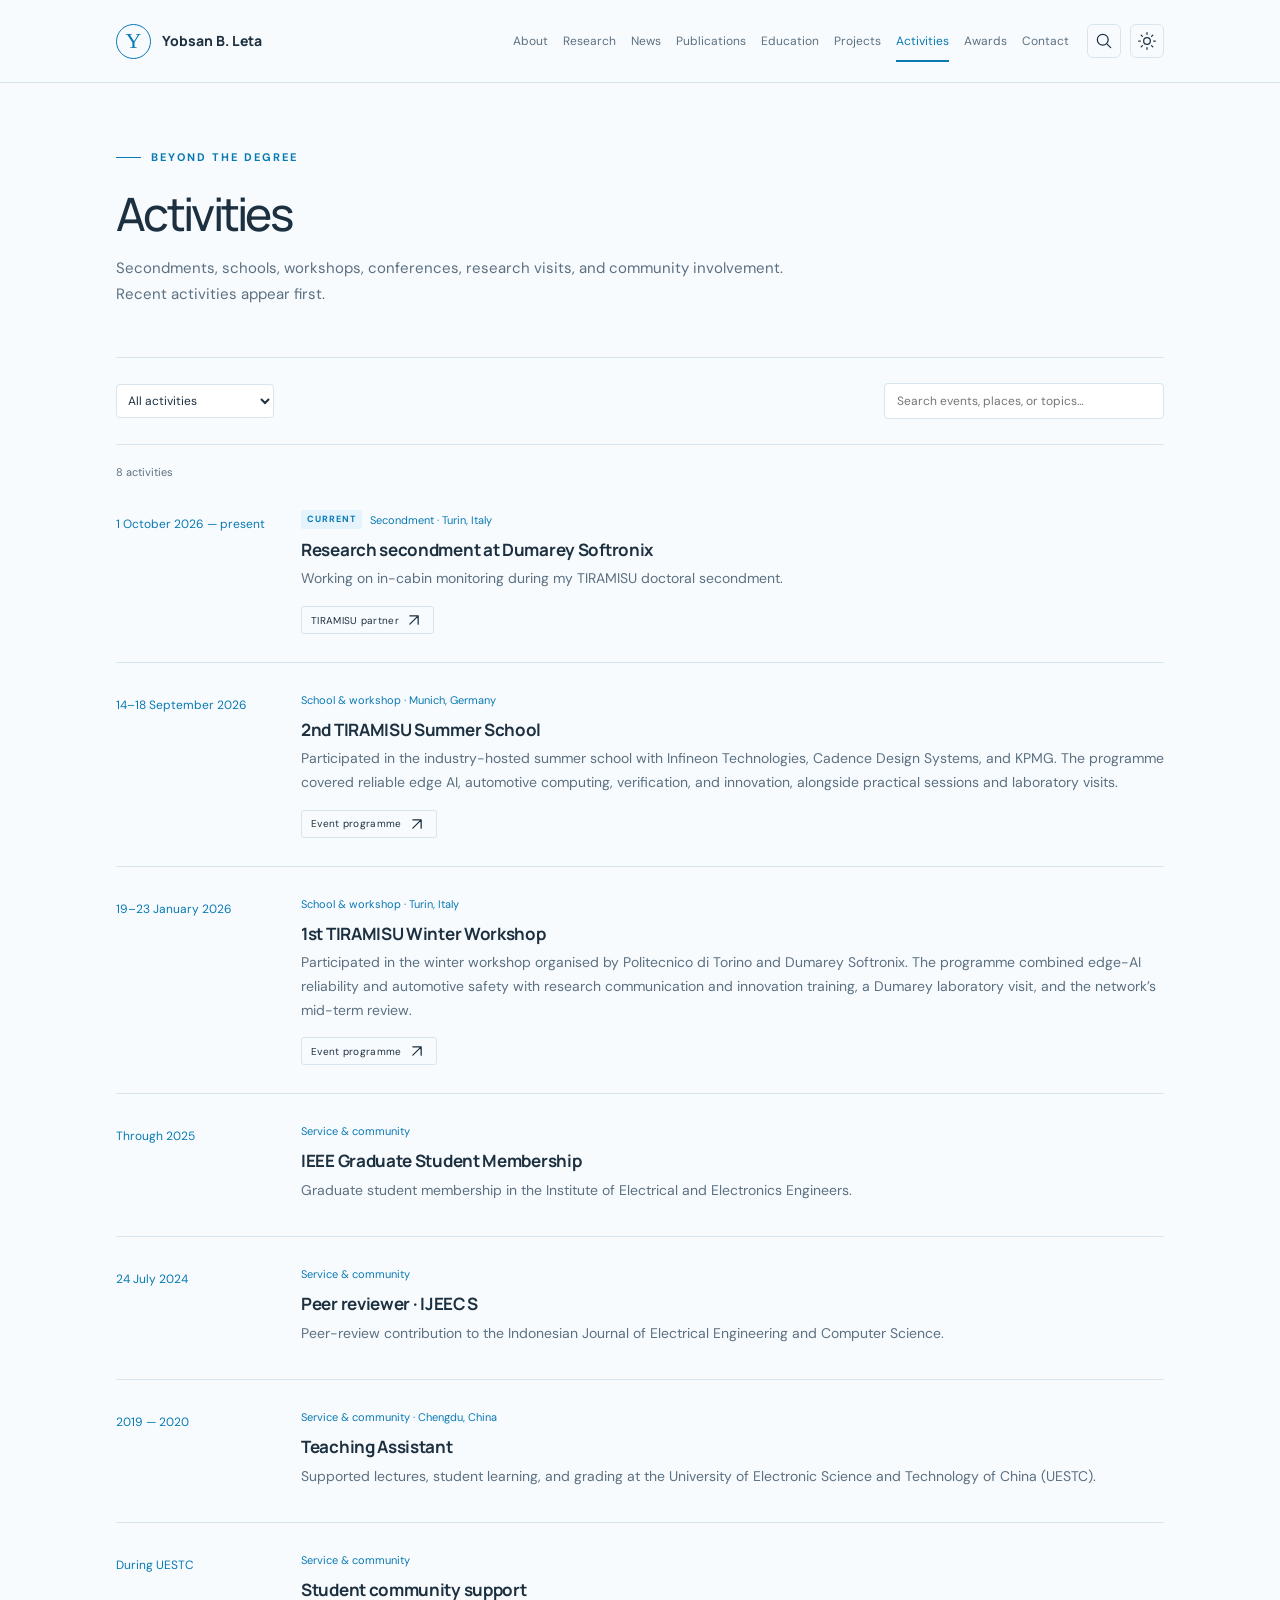
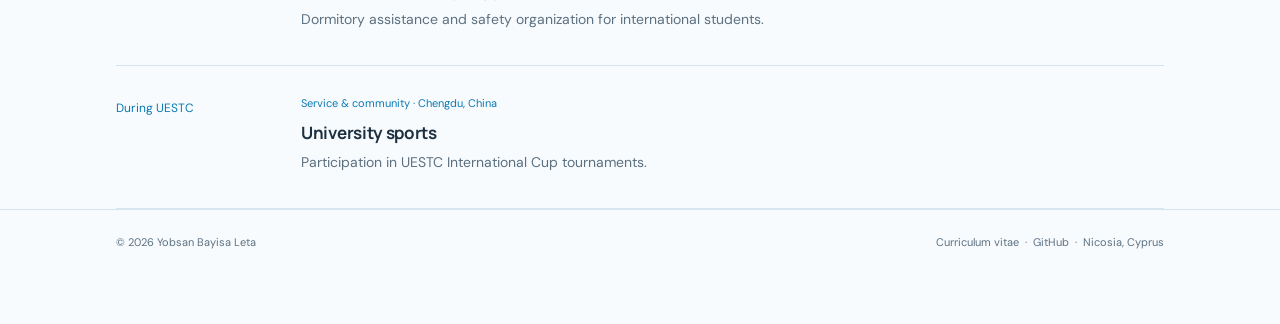
<file: services.html>
<!doctype html><html lang="en"><head><meta charset="utf-8"><meta name="robots" content="noindex"><meta http-equiv="refresh" content="0; url=activities.html"><link rel="canonical" href="https://yobsan.pages.dev/activities.html"><title>Page moved</title></head><body><p>This page has moved to <a href="activities.html">Activities</a>.</p></body></html>
</file>
<file: assets/style.css>
@import url('https://fonts.googleapis.com/css2?family=DM+Sans:wght@400;450;500;550;600;650;700&family=Manrope:wght@400;500;600;650;700;750;800&display=swap');
:root{--bg:#f8fbfe;--surface:#fff;--ink:#1d3040;--muted:#5b7080;--accent:#0879b3;--soft:#e5f3fc;--line:#d7e5ef;--nav:rgba(248,251,254,.95);--serif:Georgia,'Times New Roman',serif;color-scheme:light}html[data-theme=dark]{--bg:#111e2b;--surface:#182a3a;--ink:#edf6fd;--muted:#abc1d2;--accent:#7dccfa;--soft:#1c3b53;--line:#304b62;--nav:rgba(17,30,43,.95);color-scheme:dark}*{box-sizing:border-box}html{scroll-behavior:smooth;scroll-padding-top:110px}body{margin:0;background:var(--bg);color:var(--ink);font:16px/1.7 'DM Sans',system-ui,sans-serif;-webkit-font-smoothing:antialiased}a{color:var(--accent);text-decoration:none;text-underline-offset:4px}a:hover{text-decoration:underline}button,input,select{font:inherit}button,a,input,summary,select{touch-action:manipulation}button{cursor:pointer}button:focus-visible,a:focus-visible,input:focus-visible,select:focus-visible,summary:focus-visible{outline:3px solid var(--accent);outline-offset:5px}button{color:inherit}svg{width:20px;height:20px;vertical-align:middle;flex-shrink:0}img{max-width:100%;display:block}.wrap{max-width:1120px;margin:auto;padding:0 36px}.skip{position:fixed;top:-60px;left:16px;padding:10px;background:var(--surface);z-index:100}.skip:focus{top:10px}.header{position:sticky;top:0;background:var(--nav);backdrop-filter:blur(14px);border-bottom:1px solid var(--line);z-index:30}.header-inner{height:82px;display:flex;align-items:center;gap:30px}.brand{display:flex;align-items:center;gap:11px;color:var(--ink);font-family:Manrope,sans-serif;font-weight:750;white-space:nowrap;font-size:14px}.brand:hover{text-decoration:none}.monogram{width:35px;height:35px;display:grid;place-items:center;border:1px solid var(--accent);color:var(--accent);font:22px var(--serif);border-radius:50%}.nav{display:flex;gap:24px;margin-left:auto;align-items:center}.nav a{font-size:13px;color:var(--muted);position:relative;padding:28px 0}.nav a:hover,.nav a[aria-current=page]{color:var(--accent);text-decoration:none}.nav a[aria-current=page]:after{content:'';position:absolute;height:2px;background:var(--accent);bottom:17px;left:0;right:0}.nav-tools{display:flex;gap:9px;align-items:center}.icon-button{border:1px solid var(--line);border-radius:6px;background:transparent;width:34px;height:34px;display:grid;place-items:center}.icon-button:hover{background:var(--soft)}.menu-toggle{display:none}.reading-progress{position:absolute;bottom:-1px;left:0;height:2px;width:0;background:var(--accent)}main{min-height:70vh}.hero{padding:72px 0 46px;border-bottom:1px solid var(--line)}.eyebrow{font-size:11px;letter-spacing:2px;font-weight:700;text-transform:uppercase;color:var(--accent);display:flex;align-items:center;gap:10px}.eyebrow:before{content:'';display:inline-block;width:25px;height:1px;background:var(--accent)}h1,h2,h3,p{margin-top:0}h1{font-family:Manrope,sans-serif;font-weight:500;font-size:clamp(36px,4.7vw,57px);letter-spacing:-2.7px;line-height:1.16;margin:20px 0 13px}h1 strong{font-weight:800}h2{font-family:Manrope,sans-serif;font-size:27px;line-height:1.3;letter-spacing:-.9px;font-weight:650}h3{font-family:Manrope,sans-serif;font-size:17px;line-height:1.5;font-weight:700;letter-spacing:-.3px}.role{font-size:17px;margin:0;color:var(--muted)}.role span{color:var(--accent)}.hero-top{display:flex;justify-content:space-between;align-items:flex-end;gap:24px}.hero-meta{font-size:12px;text-align:right;color:var(--muted);padding-bottom:5px}.hero-meta span{display:block}.hero-meta b{color:var(--ink);font-weight:500}.about-grid{display:grid;grid-template-columns:235px 1fr;gap:56px;padding:40px 0 10px}.portrait{width:235px;height:282px;object-fit:cover;border-radius:4px;background:var(--soft)}.portrait-caption{margin-top:17px;font-size:12px;line-height:1.7;color:var(--muted)}.portrait-caption strong{display:block;color:var(--ink);font-weight:600}.profile-socials{display:flex;gap:10px;margin-top:18px}.profile-socials a{border:1px solid var(--line);display:grid;place-items:center;width:33px;height:33px;border-radius:4px;color:var(--muted)}.profile-socials a:hover{color:var(--accent);background:var(--soft);text-decoration:none}.bio p{font-size:15px;line-height:1.9;margin-bottom:17px}.bio .lead{font-size:22px;line-height:1.5;letter-spacing:-.35px;color:var(--ink);font-family:var(--serif)}.tags{display:flex;gap:8px;flex-wrap:wrap;margin:24px 0}.tag{font-size:11px;background:var(--soft);border-radius:3px;padding:4px 10px;color:var(--accent);font-weight:500}.actions{display:flex;gap:20px;align-items:center;flex-wrap:wrap;margin-top:25px}.button{border:1px solid var(--line);background:transparent;padding:9px 15px;border-radius:4px;font-size:12px;display:inline-flex;gap:10px;align-items:center;font-weight:600;color:var(--ink);line-height:1.6}.button:hover{border-color:var(--accent);color:var(--accent);text-decoration:none}.button.primary{background:var(--accent);color:var(--bg);border-color:var(--accent)}.text-link{font-size:12px;font-weight:600;display:inline-flex;align-items:center;gap:8px}.section{padding:46px 0;border-bottom:1px solid var(--line)}.section-head{display:flex;align-items:baseline;justify-content:space-between;gap:16px;margin-bottom:25px}.section-head h2{margin:0}.section-number{font-size:10px;font-weight:500;font-family:'DM Sans',sans-serif;color:var(--muted);vertical-align:middle;margin-left:9px;letter-spacing:0}.news-list{list-style:none;margin:0;padding:0}.news-item{display:grid;grid-template-columns:110px 1fr;gap:25px;padding:11px 0;font-size:14px}.news-date{font-size:11px;letter-spacing:.5px;color:var(--muted);padding-top:2px}.news-item p{margin:0}.new-tag{display:inline-block;font-size:9px;font-weight:700;letter-spacing:1px;color:var(--accent);background:var(--soft);padding:2px 6px;margin-right:8px;border-radius:2px;vertical-align:2px}.pub{display:grid;grid-template-columns:158px 1fr;gap:28px;padding:27px 0;border-bottom:1px solid var(--line)}.pub:last-child{border-bottom:0}.pub-visual{border:1px solid var(--line);border-radius:4px;background:var(--surface);height:125px;overflow:hidden;position:relative;display:flex;align-items:center;justify-content:center}.pub-visual img{width:100%;height:100%;object-fit:contain;padding:8px}.pub-visual .diagram{width:120px;height:80px;opacity:.75}.pub-badge{display:block;text-transform:uppercase;letter-spacing:1px;font-size:9px;color:var(--accent);font-weight:700;margin-bottom:9px}.pub h3{margin:0 0 8px;font-size:16px}.pub h3 a{color:var(--ink)}.authors{font-size:12px;color:var(--muted);margin-bottom:5px;line-height:1.8}.authors strong{color:var(--ink);font-weight:550;text-decoration:underline;text-decoration-color:var(--line);text-underline-offset:3px}.venue{font-size:12px;color:var(--muted);font-style:italic;margin-bottom:12px}.pub-links{display:flex;gap:7px;flex-wrap:wrap}.small-button{font-size:10px;letter-spacing:.3px;border:1px solid var(--line);background:transparent;border-radius:3px;padding:3px 9px;color:var(--ink);line-height:1.9}.small-button:hover{background:var(--soft);color:var(--accent);text-decoration:none;border-color:var(--accent)}.pub details{margin-top:12px;font-size:13px;color:var(--muted)}.pub details summary{cursor:pointer;font-size:11px;color:var(--accent);width:max-content}.pub details p{margin:10px 0 0}.feature-strip{display:grid;grid-template-columns:1fr 1fr 1fr;margin-top:38px;gap:30px}.research-item{border-top:2px solid var(--accent);padding-top:18px}.research-item .index{font-size:10px;letter-spacing:1px;color:var(--muted)}.research-item h3{font-size:16px;margin:10px 0}.research-item p{font-size:13px;color:var(--muted);margin-bottom:0}.contact-strip{display:flex;justify-content:space-between;align-items:center;gap:30px;padding:45px 0}.contact-strip h2{font-family:var(--serif);font-weight:400;font-size:30px}.contact-strip p{color:var(--muted);font-size:13px;margin-bottom:0}.footer{border-top:1px solid var(--line);font-size:11px;color:var(--muted)}.footer-inner{padding-top:23px;padding-bottom:23px;display:flex;justify-content:space-between;gap:20px}.footer a{color:var(--muted)}.page-intro{padding:65px 0 35px;border-bottom:1px solid var(--line)}.page-intro h1{font-size:46px;margin-bottom:16px}.page-intro p{max-width:670px;color:var(--muted);font-size:15px}.page-body{padding:35px 0 55px}.filters{display:flex;flex-wrap:wrap;gap:12px;align-items:center;padding:25px 0;border-bottom:1px solid var(--line)}.filter-tabs{display:flex;gap:6px}.filter-tabs button{border:1px solid transparent;background:transparent;border-radius:4px;padding:6px 12px;font-size:12px;color:var(--muted)}.filter-tabs button[aria-pressed=true]{color:var(--accent);background:var(--soft);border-color:var(--line)}.filter-search{margin-left:auto;min-width:180px;max-width:280px;flex:1;border:1px solid var(--line);background:var(--surface);border-radius:4px;padding:7px 12px;color:var(--ink);font-size:12px}.filter-year{border:1px solid var(--line);padding:7px;background:var(--surface);font-size:12px;border-radius:4px;color:var(--ink)}.result-count{font-size:11px;color:var(--muted);margin:18px 0 0}.empty{padding:50px 0;color:var(--muted)}[hidden]{display:none!important}.timeline{list-style:none;padding:0;margin:0}.timeline li{display:grid;grid-template-columns:150px 1fr;gap:35px;padding:28px 0;border-bottom:1px solid var(--line)}.timeline h3{margin-bottom:5px}.timeline p{font-size:14px;color:var(--muted);margin-bottom:6px}.timeline time,.timeline .time{font-size:12px;color:var(--accent);padding-top:4px}.timeline .detail{font-size:12px}.project{display:grid;grid-template-columns:65px 1fr;gap:25px;padding:30px 0;border-bottom:1px solid var(--line)}.project-number{font-family:var(--serif);font-size:30px;color:var(--accent);opacity:.6}.project h3{font-size:22px;margin-bottom:10px}.project p{font-size:14px;color:var(--muted);max-width:720px}.project .tags{margin:15px 0}.project-figure{margin:25px 0;border:1px solid var(--line);background:white;border-radius:5px;padding:25px}.project-figure img{max-height:300px;object-fit:contain;margin:auto}.project-figure figcaption{font-size:11px;color:#5b7080;text-align:center;margin-top:15px}.contact-grid{display:grid;grid-template-columns:1fr 1fr;gap:70px;padding:45px 0}.contact-grid h2{font-size:23px}.contact-grid p{font-size:14px;color:var(--muted)}.contact-email{font-family:var(--serif);font-size:24px;overflow-wrap:anywhere}.profile-links{list-style:none;margin:0;padding:0}.profile-links a{display:flex;justify-content:space-between;padding:15px 0;border-bottom:1px solid var(--line);font-size:14px}.note{background:var(--soft);border-left:2px solid var(--accent);padding:18px 23px;font-size:13px;margin:25px 0;color:var(--muted)}.cv-header{padding-bottom:25px;border-bottom:1px solid var(--line)}.cv-header p{margin-bottom:7px}.cv-section{padding:27px 0}.cv-section h2{font-size:22px}.cv-section h3{margin:17px 0 5px}.cv-section p,.cv-section li{font-size:13px}.cv-section ol{padding-left:20px}.cv-section li{margin:12px 0}.cv-section .timeline li{margin:0}.back-top{position:fixed;bottom:22px;right:22px;border-radius:50%;width:40px;height:40px;background:var(--surface);border:1px solid var(--line);box-shadow:0 3px 10px #00000008;z-index:20;display:grid;place-items:center;color:var(--accent)}dialog{color:var(--ink);background:var(--surface);border:1px solid var(--line);border-radius:9px;width:min(620px,calc(100% - 32px));padding:0;max-height:80vh;box-shadow:0 30px 100px #0003}dialog::backdrop{background:#101c2677;backdrop-filter:blur(3px)}.dialog-top{padding:20px 22px;display:flex;gap:15px;align-items:center;border-bottom:1px solid var(--line)}.dialog-top h2{font-size:19px;margin:0;flex:1}.dialog-top input{width:100%;border:0;background:none;color:var(--ink);font-size:16px;outline-offset:3px}.search-results{padding:10px;max-height:50vh;overflow:auto}.search-result{display:flex;justify-content:space-between;align-items:center;color:var(--ink);padding:13px;border-radius:4px;gap:15px;font-size:13px}.search-result:hover,.search-result:focus{background:var(--soft);text-decoration:none}.search-result small{color:var(--muted);font-size:10px;white-space:nowrap}.dialog-foot{padding:10px 22px;border-top:1px solid var(--line);font-size:11px;color:var(--muted)}kbd{font:10px 'DM Sans',sans-serif;background:var(--soft);border:1px solid var(--line);border-radius:3px;padding:1px 4px}.citation-content{padding:22px}.citation-content pre{white-space:pre-wrap;overflow-wrap:anywhere;font:12px/1.8 monospace;max-height:40vh;overflow:auto;background:var(--bg);padding:15px;border:1px solid var(--line)}.image-dialog{width:min(1100px,calc(100% - 32px));padding:20px;background:#fff}.image-dialog .icon-button{margin-left:auto;color:#1d3040}.image-dialog img{width:100%;padding-top:15px}.zoom-button{padding:0;width:100%;border:0;background:none;cursor:zoom-in}.toast{position:fixed;bottom:28px;left:50%;transform:translateX(-50%);padding:10px 20px;background:var(--ink);color:var(--bg);border-radius:5px;z-index:70;font-size:13px}.no-js-note{padding:10px;background:var(--soft)}.pub-year{font-size:12px;color:var(--muted);padding:7px 0}.sr-only{position:absolute;width:1px;height:1px;padding:0;margin:-1px;overflow:hidden;clip:rect(0,0,0,0);white-space:nowrap;border:0}
@media(min-width:1350px){.wrap{max-width:1160px}.hero{padding-top:80px}.about-grid{gap:64px;grid-template-columns:250px 1fr}.portrait{width:250px;height:300px}.bio p{font-size:15.5px}.nav{gap:26px}}
@media(max-width:1050px){.header-inner{gap:15px}.nav{gap:16px}.brand .brand-name{display:none}.about-grid{gap:36px}.hero-meta{display:none}}
@media(max-width:760px){.wrap{padding:0 23px}.header-inner{height:68px}.brand .brand-name{display:inline}.nav-tools{margin-left:auto}.menu-toggle{display:grid}.nav{display:none;position:absolute;top:68px;left:0;right:0;background:var(--bg);border-bottom:1px solid var(--line);padding:15px 23px;box-shadow:0 12px 20px #00000008}.nav.open{display:grid;grid-template-columns:1fr 1fr;gap:0 25px}.nav a{padding:10px 0}.nav a[aria-current=page]:after{bottom:5px;right:auto;width:25px}.hero{padding:40px 0 30px}h1{letter-spacing:-1.8px}.hero .role{font-size:14px}.eyebrow{font-size:9px;letter-spacing:1.5px}.about-grid{grid-template-columns:145px 1fr;gap:25px;padding-top:30px}.portrait{width:145px;height:174px}.portrait-caption{font-size:10px}.profile-socials{gap:5px;flex-wrap:wrap}.profile-socials a{width:29px;height:29px}.bio .lead{font-size:20px}.bio p{font-size:14px}.section{padding:32px 0}h2{font-size:23px}.news-item{grid-template-columns:80px 1fr;gap:15px;font-size:13px}.pub{grid-template-columns:110px 1fr;gap:20px}.pub-visual{height:95px}.pub h3{font-size:14px}.pub .authors{font-size:11px}.feature-strip{grid-template-columns:1fr;gap:25px;margin-top:24px}.research-item{padding-top:10px}.contact-strip{align-items:flex-start;flex-direction:column}.page-intro{padding-top:40px}.page-intro h1{font-size:38px}.timeline li{grid-template-columns:90px 1fr;gap:20px}.contact-grid{gap:35px;grid-template-columns:1fr}.filter-search{order:3;max-width:none;min-width:100%;margin:0}.filter-year{margin-left:auto}.footer-inner{font-size:10px}.footer-inner span:last-child{max-width:150px;text-align:right}}
@media(max-width:500px){.about-grid{grid-template-columns:1fr}.profile{display:grid;grid-template-columns:120px 1fr;gap:0 22px;align-items:start}.portrait{width:120px;height:144px;grid-row:1/3}.portrait-caption{margin-top:8px;font-size:11px}.profile-socials{margin-top:0;align-self:end}.bio .lead{margin-top:5px}.bio p{line-height:1.85}.pub{grid-template-columns:1fr;gap:12px}.pub-side{display:flex;gap:12px;align-items:center}.pub-visual{width:92px;height:64px;order:-1}.pub-badge{margin:0}.pub-visual .diagram{height:50px;width:70px}.section-head .text-link{font-size:10px;white-space:nowrap}.section-head h2{font-size:21px}.section-head{gap:8px}.section-number{display:none}.timeline li{grid-template-columns:1fr;gap:7px}.project{grid-template-columns:32px 1fr;gap:14px}.project h3{font-size:19px}.contact-strip h2{font-size:27px}.filter-tabs button{padding:6px 8px}.brand-name{font-size:12px}.hero h1{font-size:38px}.news-item{grid-template-columns:70px 1fr;gap:12px}.news-date{font-size:10px}.button{font-size:11px}}
@media(prefers-reduced-motion:reduce){html{scroll-behavior:auto}*{animation:none!important;transition:none!important}}
@media print{.header,.footer,.back-top,.actions,.filters,.contact-strip,dialog,.no-print,.reading-progress{display:none!important}body{background:white;color:#18232b;font-size:11px}.wrap{max-width:none;padding:0}.page-intro{padding:0 0 20px}.page-body{padding:15px 0}.cv-section{padding:15px 0}.cv-section h2{font-size:18px}.cv-section p,.cv-section li{font-size:10px}.timeline li{padding:10px 0;break-inside:avoid}.cv-section h3{font-size:12px}.cv-section li,.pub{break-inside:avoid}a{color:inherit}.pub-visual{display:none}.pub{display:block}.pub details{display:block}h1{font-size:32px!important}h2,h3{break-after:avoid}}

.project-summary{font-size:14px;line-height:1.85;color:var(--muted);margin:10px 0 15px}.project-list{padding-bottom:35px}.filters .result-count{margin:0}.project-entry .pub-badge{line-height:1.6}
@media(min-width:1051px){.nav{gap:20px}.header-inner{gap:24px}}

/* Research overview and featured work. */
.research-stats{display:grid;grid-template-columns:repeat(3,1fr);border-bottom:1px solid var(--line);padding:28px 0;gap:20px}
.research-stats a{display:flex;align-items:center;gap:16px;color:var(--ink);padding:4px 18px;border-left:1px solid var(--line)}
.research-stats a:first-child{padding-left:0;border-left:0}
.research-stats strong{font:500 38px/1.2 Manrope,sans-serif;letter-spacing:-1.5px;color:var(--accent)}
.research-stats span{font-size:12px;color:var(--muted)}
.featured-projects{display:grid;grid-template-columns:repeat(3,minmax(0,1fr));gap:22px}
.project-card{display:flex;flex-direction:column;border:1px solid var(--line);border-radius:8px;background:var(--surface);padding:24px}
.project-card h3{font-size:18px;margin:10px 0 14px;overflow-wrap:anywhere}
.project-card h3 a{color:var(--ink)}
.project-card p{font-size:13px;color:var(--muted);line-height:1.8}
.project-stack{font-size:11px;color:var(--muted);margin:auto 0 20px}
.project-card .text-link{align-self:flex-start}
.portrait{border-radius:10px;box-shadow:0 12px 30px #16334912}
.profile-socials a{width:38px;height:38px}
.section-head{flex-wrap:wrap}
@media(min-width:1051px){.nav{gap:15px}.header-inner{gap:18px}.nav a{font-size:12px}}
@media(max-width:900px){.brand .brand-name{display:none}.nav{gap:12px}.featured-projects{grid-template-columns:1fr}.project-card{padding:22px}.project-card p{max-width:65ch}}
@media(max-width:760px){.brand .brand-name{display:inline}.research-stats{gap:10px;padding:22px 0}.research-stats a{flex-direction:column;align-items:flex-start;gap:6px;padding:0 10px}.research-stats strong{font-size:30px}.research-stats span{font-size:11px}.profile-socials a{width:34px;height:34px}}
@media print{.research-stats{padding:15px 0}.project-card{break-inside:avoid;box-shadow:none}}
</file>
<file: assets/custom.css>
/* Your visual refinements. Edit this in the editor's Appearance section.
   Example: :root { --accent: #0879b3; }
*/
.post-body img { max-width: 100%; height: auto; border-radius: 12px; }
.post-body { overflow-wrap: anywhere; }
.image-dialog { max-height: 92dvh; overflow: auto; }
.image-dialog img { max-height: none; width: auto; max-width: 100%; }
.image-dialog .icon-button { position: sticky; top: 0; background: white; }
@media print { .no-print { display: none !important; } }
.activity-meta { color: var(--accent); font-size: 11px; margin-bottom: 7px; }
.activity-list > li { scroll-margin-top: 110px; }
.activity-list .small-button { display: inline-flex; align-items: center; gap: 5px; margin-top: 9px; }
</file>
